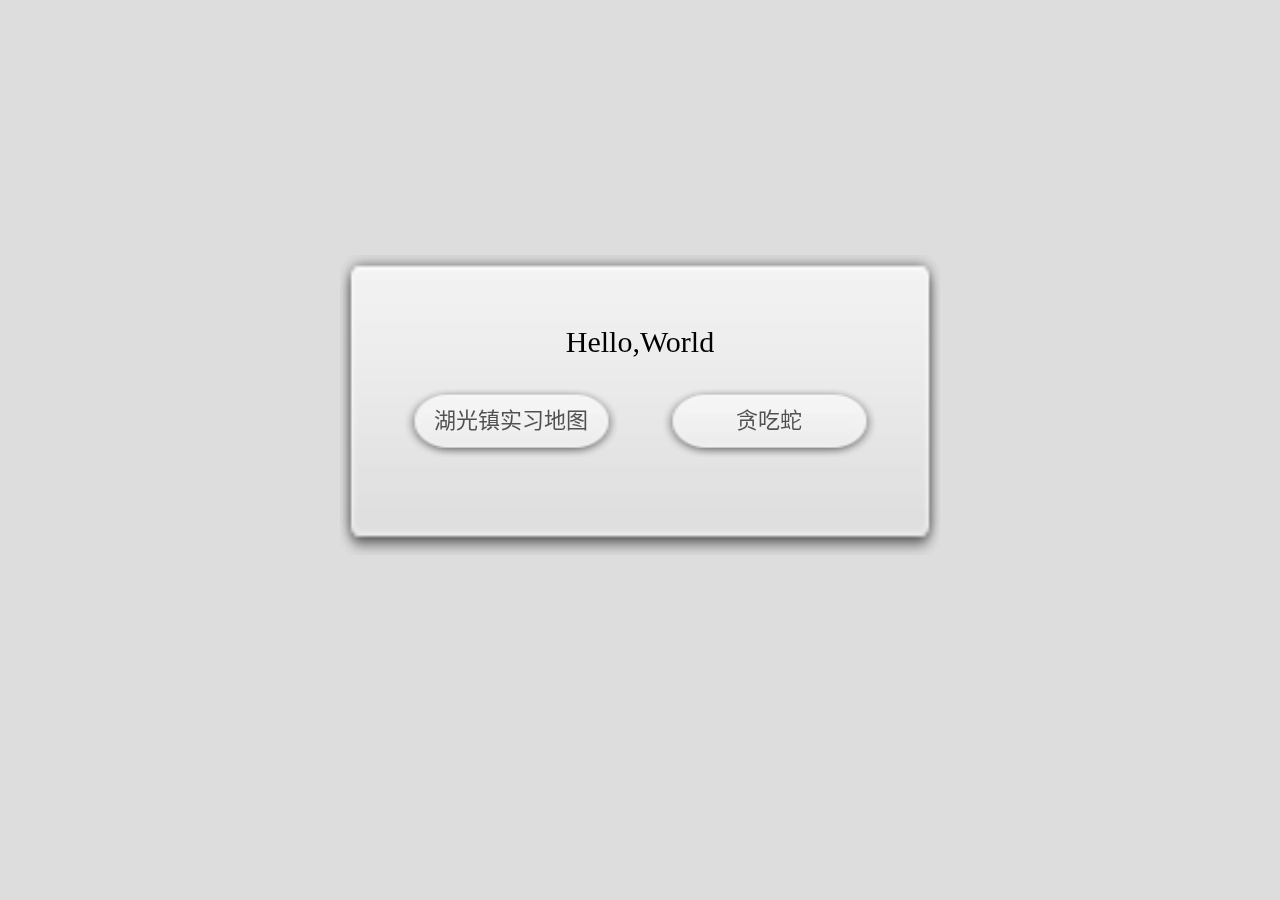
<file: index.html>
<!DOCTYPE html>
<html lang="zh-cn">
<head>
	<meta charset="utf-8">
	<link href="img/favicon.ico">
	<title>Hello,World</title>
	<style>
	body {
		padding: 0;
		margin: 0;
		background-color: #DDDDDD;
	}
	div {
		background-image: url('img/bg_toumingmosha.png');
		background-size: 100% 100%;
		background-position: center;
		background-repeat:no-repeat;
		position:fixed;
		top:45%;
		left:50%;
		width:600px;
		height:300px;
		text-align:center;
		margin:-150px 0 0 -300px;
		font-size:30px;
	}
	div label {
		display: block;
		margin: 70px 0 0 0;
	}
	div a {
		font-size:22px;
		display: inline-block;
		width: 250px;
		height: 80px;
		background-image: url('img/button_up_toumingmosha.png');
		background-size: 85% 85%;
		background-position: center;
		background-repeat:no-repeat;
		text-decoration:none; 
		color:#111;
		line-height: 75px;
		margin: -10px 0 0 0;
		opacity: 0.7;
	}
	div a:hover {
		background-image: url('img/button_down_toumingmosha.png');
		color: #eee;
	}
	</style>
</head>
<body　style="">
	<div>
		<label>Hello,World</label>
		<br>
		<a class="a1" href="huguangmap.html" target="_blank">湖光镇实习地图</a>
		<a class="a2" href="snake.html" target="_blank">贪吃蛇</a>
	</div>
</body>
</html>
</file>
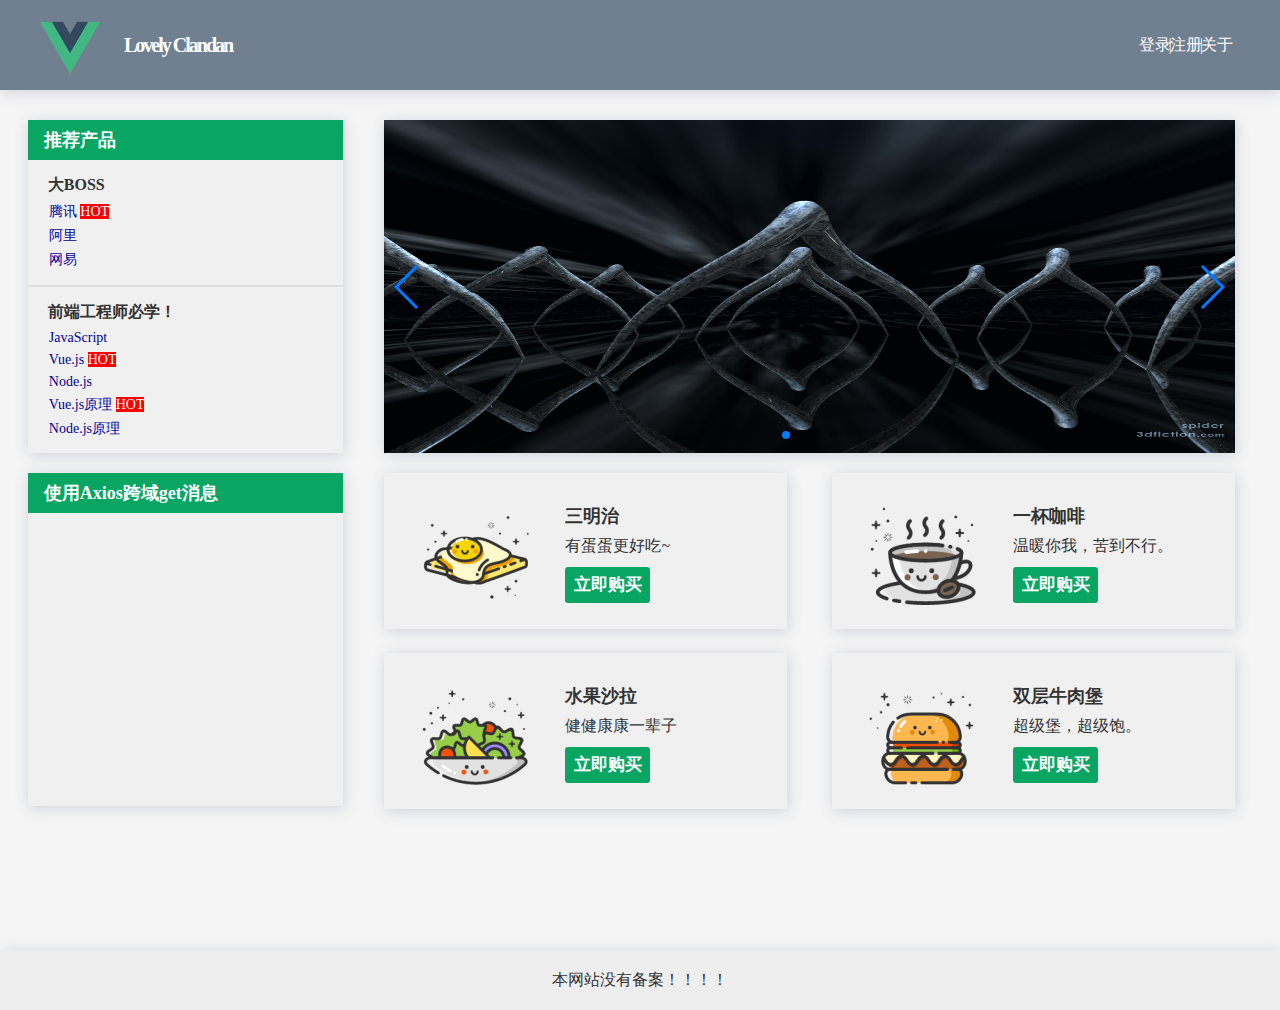
<file: vue-test/index.html>
<!DOCTYPE html><html><head><meta charset=utf-8><meta name=viewport content="width=device-width,initial-scale=1"><title>test_03</title><link href=./static/css/app.34e00209d02a9b0e713ba630cf9f9941.css rel=stylesheet></head><body><div id=app></div><script type=text/javascript src=./static/js/manifest.2ae2e69a05c33dfc65f8.js></script><script type=text/javascript src=./static/js/vendor.4e921d2f736f50e71afb.js></script><script type=text/javascript src=./static/js/app.99029b830ee0e47e57d6.js></script></body></html>
</file>
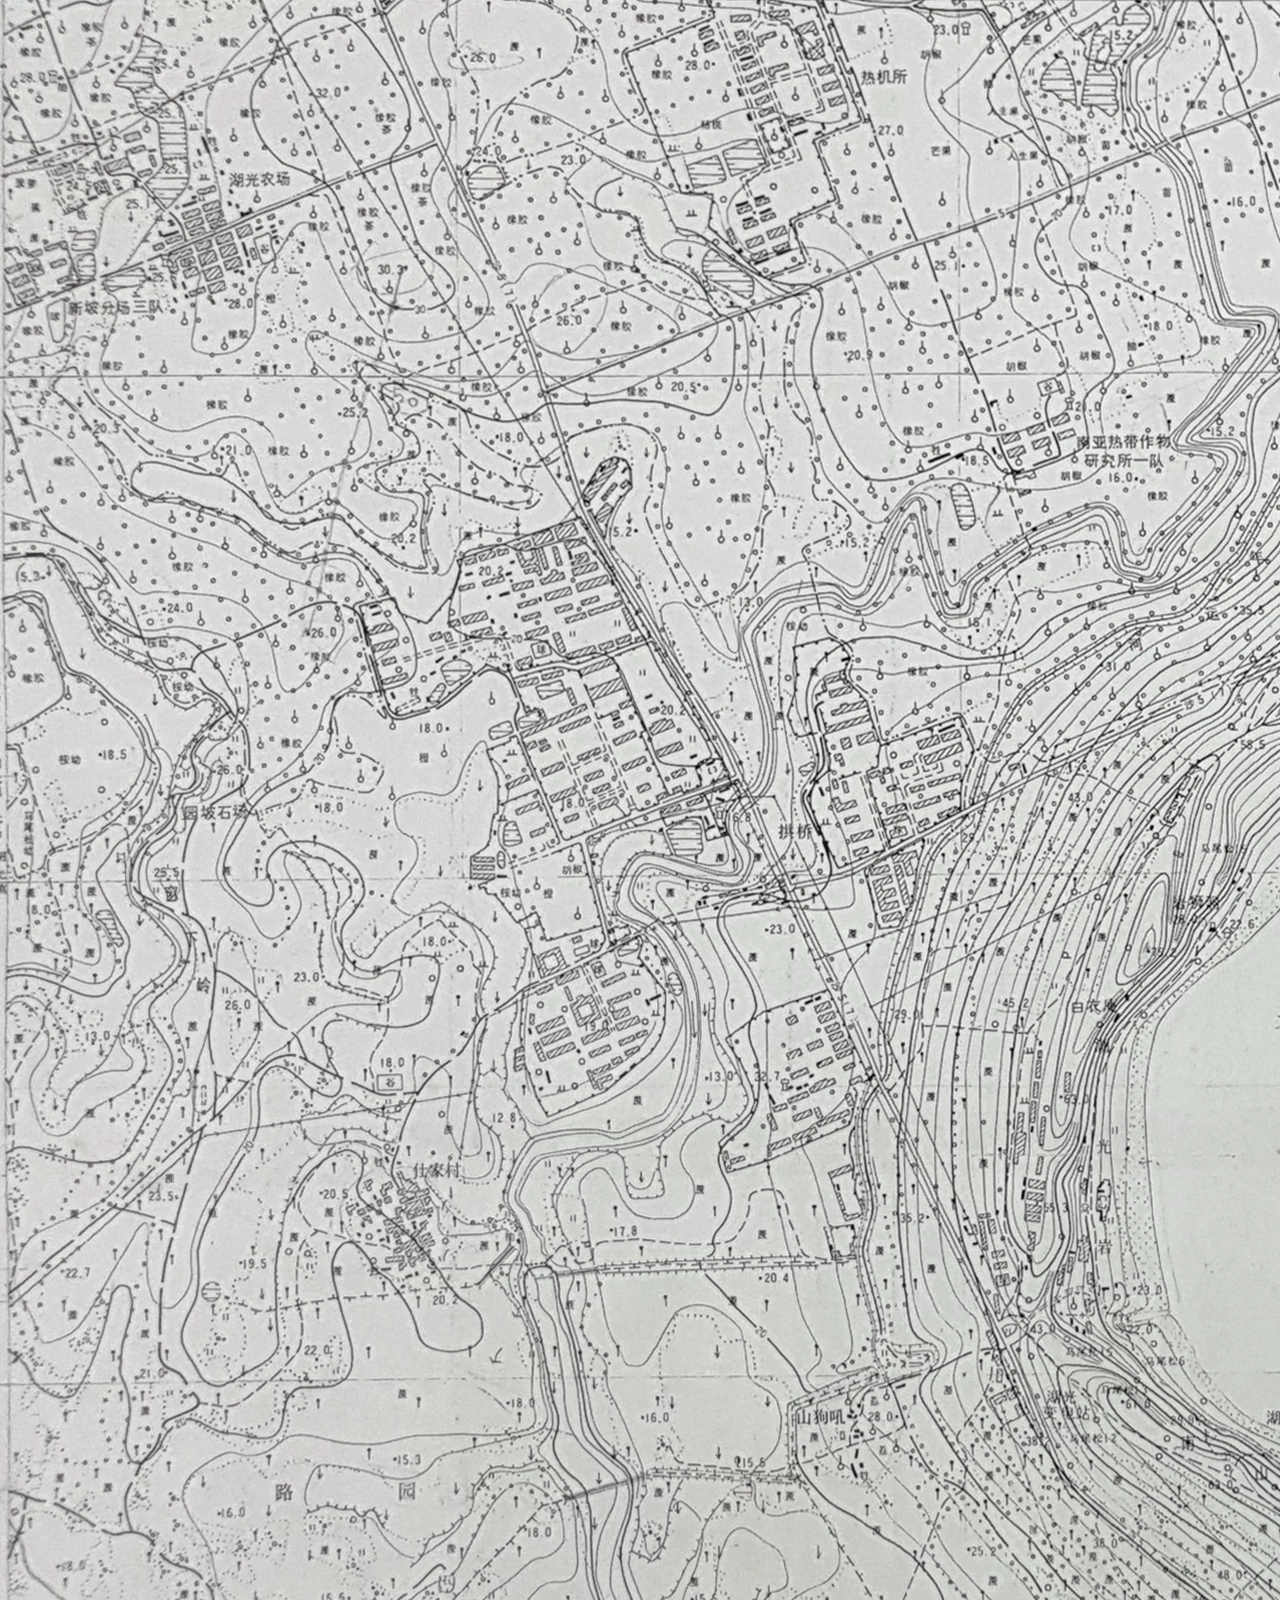
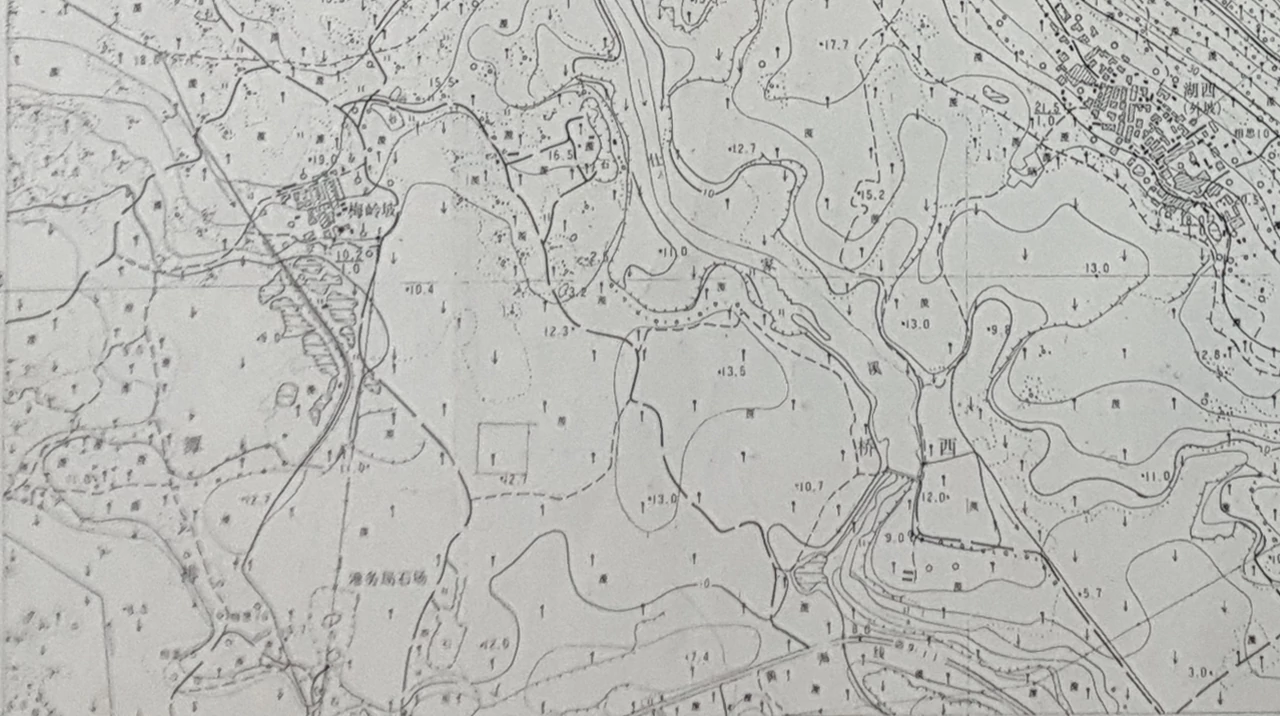
<file: huguangmap.html>
<!DOCTYPE html>
<html lang="zh-cn">
<head>
	<meta charset="utf-8">
	<link href="img/favicon.ico">
	<title>湖光镇</title>
	<style type="text/css">
		body {
			padding: 0;
			margin: 0;
			position: relative;
		}
		#map {
			width:3251px;height:2316px;
		}
		#coords {
			display: none;
			position: absolute;
			width: 188px;
			height: 52px;
			background-image: url(img/bg_toumingmosha.png);
			text-align: center;
			padding: 14px;
			font-size: 19px;
			text-shadow:2px 1px 4px #FFFFFF;
		}
		#cursor {
			display: none;
			position: absolute;
		}
		.btn {
			width: 264px;
			height: 108px;
			background-size: 264px 216px;
			background-image: url(img/map_btn.png);
			background-position: 0 0;
			position: absolute;
			top: 954px;
			left: 1363px;
			cursor : pointer;
		}
		.btn2 {
			display:none;
			background-position: 0 100%;
		}
	</style>
	<script src="js/jq.js"></script>
	<script>
		/*
		 * 左上: 110°15'00"  21°10'00"
		 * 右下: 110°18'45"  21°07'30"
		 * width:100% → 经度225"
		 * height:100% → 纬度150" 
		 */
		$(function(){
			function units_add_zero(num){	//对齐2位数，将0-9 前面加上0，变成00,01,02...09
				return (Math.round(num).toString().length == 1) ? ("0" + Math.round(num)) : Math.round(num);
			}
			$("#map").click(function(event){
				var click_top = event.offsetY;
				var click_left = event.offsetX;

				var top_allmiao = (click_top / $(this).height() * 150);
				var top_miao = Math.round(top_allmiao % 60);
				var top_fen = parseInt(top_allmiao /60);
				var last_N = "21°" + units_add_zero(10- ( (top_miao==0)?top_fen:(top_fen+1) ) ) + "\'" + units_add_zero(  60- (top_miao==0 ? 60 : top_miao )  ) + "\"";
				
				var left_allmiao = (click_left / $(this).width() * 225);
				var left_miao = Math.round(left_allmiao % 60);
				var left_fen = parseInt(left_allmiao /60);
				var last_E = "100°" + units_add_zero(15+left_fen) + "\'" + units_add_zero(left_miao) + "\"";

				$("#coords span").eq(0).html("东经："+last_E);
				$("#coords span").eq(1).html("北纬："+ "&nbsp;&nbsp;" + last_N);

				// 设置指针#cursor
				var cursor_tsf = "";
				var cursor_top = 0;
				var cursor_left = 0;
				if(click_top-40 >= 0){
					cursor_tsf = "rotate(0deg)";
					cursor_top = click_top-40;
					cursor_left = click_left-15;
				}else {
					cursor_tsf = "rotate(180deg)";
					cursor_top = click_top;
					cursor_left = click_left-15;
				};
				$("#cursor").css({
					display : "none",
					transform : cursor_tsf,
					top : cursor_top,
					left : cursor_left
				}).fadeIn();
				// 设置坐标信息#coords
				var coords_top = 0;
				var coords_left = 0;
				if(click_top + 80 > $(this).height()){
					coords_top = click_top - 80;
					console.log("top超过啦");
				}else { coords_top = click_top; };
				if(click_left + 216 > $(this).width()){
					coords_left = click_left - 216;
					console.log("left超过啦");
				}else { coords_left = click_left; };
				$("#coords").css({
					display : "none",
					top : coords_top,
					left : coords_left
				}).fadeIn();
			});
			$("#coords,#cursor").click(function(){
				$("#coords").fadeOut();
				$("#cursor").fadeOut();
			});
			$(".btn1").click(function(){
				$(".btn1").hide();
				$(".btn2").show();
				$("#map img").eq(1).show();
				$("#map img").eq(0).hide();
			});
			$(".btn2").click(function(){
				$(".btn1").show();
				$(".btn2").hide();
				$("#map img").eq(0).show();
				$("#map img").eq(1).hide();
			});
		});
	</script>
</head>
<body onselectstart="return false">
	<div id="map">
		<img src="img/huguang_map.webp"/>
		<img src="img/huguang_wxmap.webp" alt="" style="min-width:3251px;min-height:2316px;display:none">
	</div>
	<div id="coords"><span>经度: 110°15'00"</span><br><span>纬度: 110°18'45"</span></div>
	<div id="cursor">
		<img src="img/map_cursor.png" alt="" style="max-width:30px;max-height:40px;">
	</div>
	<div class="btn btn1"></div>
	<div class="btn btn2"></div>
</body>
</html>
</file>
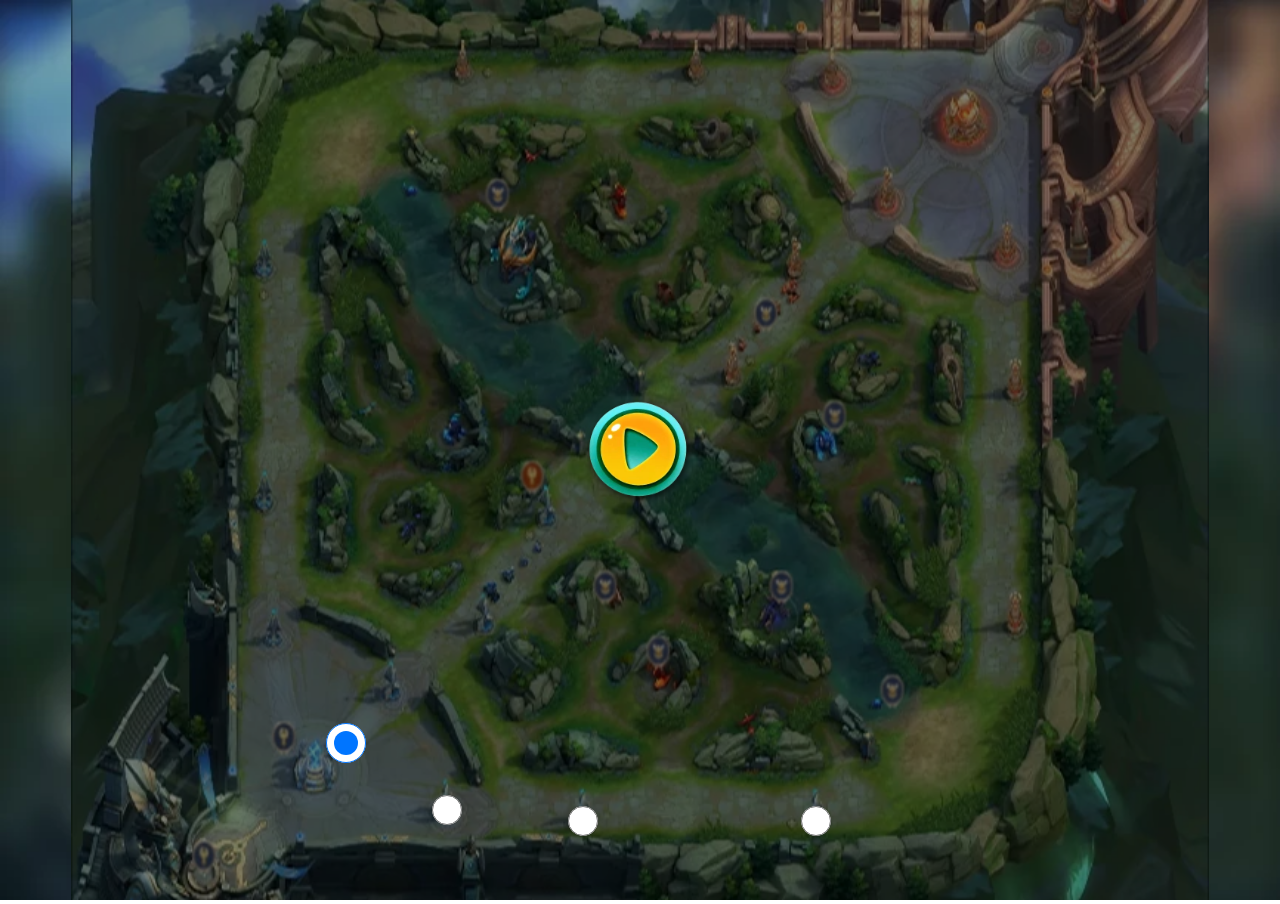
<file: pvpking.html>
<!DOCTYPE html>
<html lang="zh-cn">
<head>
	<meta charset="utf-8">
	<link href="img/favicon.ico">
	<title>王者荣耀兵线</title>
	<style>
		body {
			margin: 0;
			padding: 0;
			overflow : hidden;
		}
		#map {
			position : fixed;
			top : 50%;
			left : 50%;
			margin : -304px 0 0 -385px;
		}
		#map .map {
			position : relative;
		}
		#map .blue,#map .red{
			display: block;
			width: 16px;
			height: 16px;
			border-radius: 8px;
			background: blue;
			margin: -8px 0 0 -8px;
			position : absolute;
		}
		#map .red {
			background: red;
		}
		#map .count_num {
			text-shadow:2px 2px 5px #C2C2C2;
		}
		#map .count_num_blue {
			position : absolute;
			top: 490px;
			left : 215px;
		}
		#map .count_num_red {
			position : absolute;
			top: 95px;
			left : 530px;
		}
		#start {
			position : fixed;
			top : 50%;
			left : 50%;
			z-index : 98;
			background-color : rgba(0,0,0,0.5);
		}
		#start .start_button {
			width: 120px;
			height: 120px;
			position: fixed;
			top:50%;
			left: 50%;
			z-index : 99;
			color: #fff;
			cursor : pointer;
			margin: -60px 0 0 -60px;
		}
		#start span input {
			width: 30px;
			height: 30px;
			display: block;
			margin: -15px 0 0 -15px;
			position : absolute;
			cursor: pointer;
		}
		#start span input:checked {
			width: 40px;
			height: 40px;
			margin: -20px 0 0 -20px;
		}
	</style>
	<script src="js/jq.js"></script>
	<script>
		$(function(){

			//调试速度
			var multiple = 1;	//默认为1倍速度
			//地图大小
			var map = {width: 0,height: 0};
			map_size();
			//坐标计算
			var coorb = {//坐标比例%
				//出生点
				blue : {top: 0.8259 , left: 0.2416},
				red : {top: 0.1741 , left: 0.7584},
				//上路转折点
				up1 : {top : 0.7011 , left : 0.1909},
				up2 : {top : 0.2217 , left : 0.1948},
				up3 : {top : 0.1018 , left : 0.2805},
				up4 : {top : 0.0969 , left : 0.6727},
				//下路转折点
				down1 : {top : 0.8933 , left : 0.3403},
				down2 : {top : 0.8883 , left : 0.726},
				down3 : {top : 0.7849 , left : 0.8143},
				down4 : {top : 0.2841 , left : 0.8182},
				//倒计时
				count_num_blue : {top: 0.8046,left: 0.2792},
				count_num_red : {top: 0.1398,left: 0.6623},
				//蓝方防御塔
				line_1 : {top: 0.9003,left: 0.3304},
				line_2 : {top: 0.9127,left: 0.4498},
				line_3 : {top: 0.9127,left: 0.6544},
			};
			coorb_compute();//将比例计算成px
			//兵线数据
			var speed = Math.sqrt(Math.pow(coorb.blue.top - coorb.red.top,2) + Math.pow(coorb.blue.left - coorb.red.left,2),2)/36*multiple;//小兵36s到对方出生，算出速度，单位(px/s)。
			var time_lag = 33.28*1000/multiple;//小兵每33.28s出生
			var count = {num:0,gap:230};//倒计时

			//初始化
			$(".blue").css(coorb.blue).css("opacity",0);
			$(".red").css(coorb.red).css("opacity",0);
			$("#line_0").css(coorb.blue);
			$("#line_1").css(coorb.line_1);
			$("#line_2").css(coorb.line_2);
			$("#line_3").css(coorb.line_3);
			$(".count_num_blue").css(coorb.count_num_blue);
			$(".count_num_red").css(coorb.count_num_red);
			$(".start_button").hover(function(){
				this.src = "img/pvpking_start_active.webp";
			},function(){
				this.src = "img/pvpking_start.webp";
			});
			$(window).resize(function(){
				setTimeout(location.reload(false),500);
			});
			//执行
			$(".start_button").click(function(){
				var start_dalay = 0;
				var weizhi = $("input[name=weizhi]");
				for( var i=0;i<weizhi.length;i++){
					if(weizhi.get(i).checked == true){
						start_dalay = Math.round(weizhi.get(i).value/multiple*10000)/10000;
					}
				}
				setTimeout(function(){
					$(".blue").css("opacity",1);
					$(".red").css("opacity",1);
					count.num = time_lag/1000;
					start("up");
					start("center");
					start("down");
				},start_dalay*1000);
				$("#start").fadeOut();
				count.num = start_dalay;
				setInterval(function(){count_num()},count.gap);
			});
			//计算
			function map_size(){
				var winnerW = $(window).width();
				var winnerH = $(window).height();
				$(".bg").css("width",winnerW).css("height",winnerH);
				if(winnerW > winnerH){
					map.width = winnerH*(770/609);
					map.height = winnerH;
					map_set_size();
				}else {
					map.width = winnerW;
					map.height = winnerW*(609/770);
					map_set_size();
				}
			};
			function coorb_compute(){
				for ( var i in coorb) {
					coorb[i].top = coorb[i].top*map.height;
					coorb[i].left = coorb[i].left*map.width;
				}
			};
			function map_set_size() {
				$("#map").css({
					marginTop : -map.height/2,
					marginLeft : -map.width/2,
				});
				$("#map .map").css({
					width : map.width,
					height : map.height,
				});
				$("#start").css({
					width : map.width,
					height : map.height,
					marginTop : -map.height/2,
					marginLeft : -map.width/2,
				});
			};
			function count_num(){//倒计时
				$(".count_num").html(count.num + "s");
				count.num = Math.round(count.num*1000 - count.gap) /1000;
			};
			function timeE(a,b){//通过 距离 和 小兵的移速 计算所需的时间，单位(ms)。
				return Math.sqrt(Math.pow(a.top - b.top,2) + Math.pow(a.left - b.left,2),2)/(speed/1000);
			};
			//动画
			function start(direction) {//设置循环
				var num = 0;
				switch (direction) {
					case "up" : num=4;break;
					case "center" : num=2;break;
					case "down" : num=6;break;
				};
				blueRedE(num);
				setInterval(function(){blueRedE(num-1)},time_lag);
				setTimeout(function(){setInterval(function(){blueRedE(num)},time_lag);},time_lag);
			};
			function blueRedE(num){//动画1
				map_move(num,"blue");
				map_move(num,"red");
			};
			function map_move(num,color){//动画2
				var line = [];
				if(num <= 2) {
					if(color == "red"){ line = [coorb.red,coorb.blue] }else{ line = [coorb.blue,coorb.red]; if(num == 1 ){count.num = time_lag/1000;}};
					$("." + color + num).animate(line[1],timeE(line[0],line[1]),"linear").queue(function(){
						$("." + color + num).css(line[0]).stop(true,true);
					});
				}else {
					if(color == "blue" && (num ==3 || num == 4) ){ line = [coorb.blue,coorb.up1,coorb.up2,coorb.up3,coorb.up4,coorb.red] } else
					if(color == "red" && (num ==3 || num == 4) ){ line = [coorb.red,coorb.up4,coorb.up3,coorb.up2,coorb.up1,coorb.blue] } else
					if(color == "blue" && (num ==5 || num == 6) ){ line = [coorb.blue,coorb.down1,coorb.down2,coorb.down3,coorb.down4,coorb.red] } else
					if(color == "red" && (num ==5 || num == 6) ){ line = [coorb.red,coorb.down4,coorb.down3,coorb.down2,coorb.down1,coorb.blue] };
					$("." + color + num).animate(line[1],timeE(line[0],line[1]),"linear")
										.animate(line[2],timeE(line[1],line[2]),"linear")
										.animate(line[3],timeE(line[2],line[3]),"linear")
										.animate(line[4],timeE(line[3],line[4]),"linear")
										.animate(line[5],timeE(line[4],line[5]),"linear")
										.queue(function(){
											$("." + color + num).css(line[0]).stop(true,true);
										});
					};
			};

		});
	</script>
</head>
<body>
	<div id="bg"><img src="img/pvpking_bg.webp" alt="bg" class="bg"></div>
	<div id="map">
		<img src="img/pvpking_map.webp" alt="map" class="map">
		<!-- 中 -->
		<span class="blue blue1"></span>
		<span class="blue blue2"></span>
		<span class="red red1"></span>
		<span class="red red2"></span>
		<!-- 上 -->
		<span class="blue blue3"></span>
		<span class="blue blue4"></span>
		<span class="red red3"></span>
		<span class="red red4"></span>
		<!-- 下 -->
		<span class="blue blue5"></span>
		<span class="blue blue6"></span>
		<span class="red red5"></span>
		<span class="red red6"></span>
		<!-- 倒计时 -->
		<div class="count_num count_num_blue"></div>
		<div class="count_num count_num_red"></div>
	</div>
	<div style="width:99999px;height:99999px;background:url('img/pvpking_start_active.webp');position:fixed;top:0;left:0;opacity:0"></div>
	<div id="start">
		<span>
			<input name="weizhi" type="radio" id="line_0" value="0" checked><br>
			<input name="weizhi" type="radio" id="line_1" value="28.45"><br>
			<input name="weizhi" type="radio" id="line_2" value="22.24"><br>
			<input name="weizhi" type="radio" id="line_3" value="12.12"><br>
		</span>	
		<img class="start_button" src="img/pvpking_start.webp" alt="">
	</div>
</body>
</html>
</file>
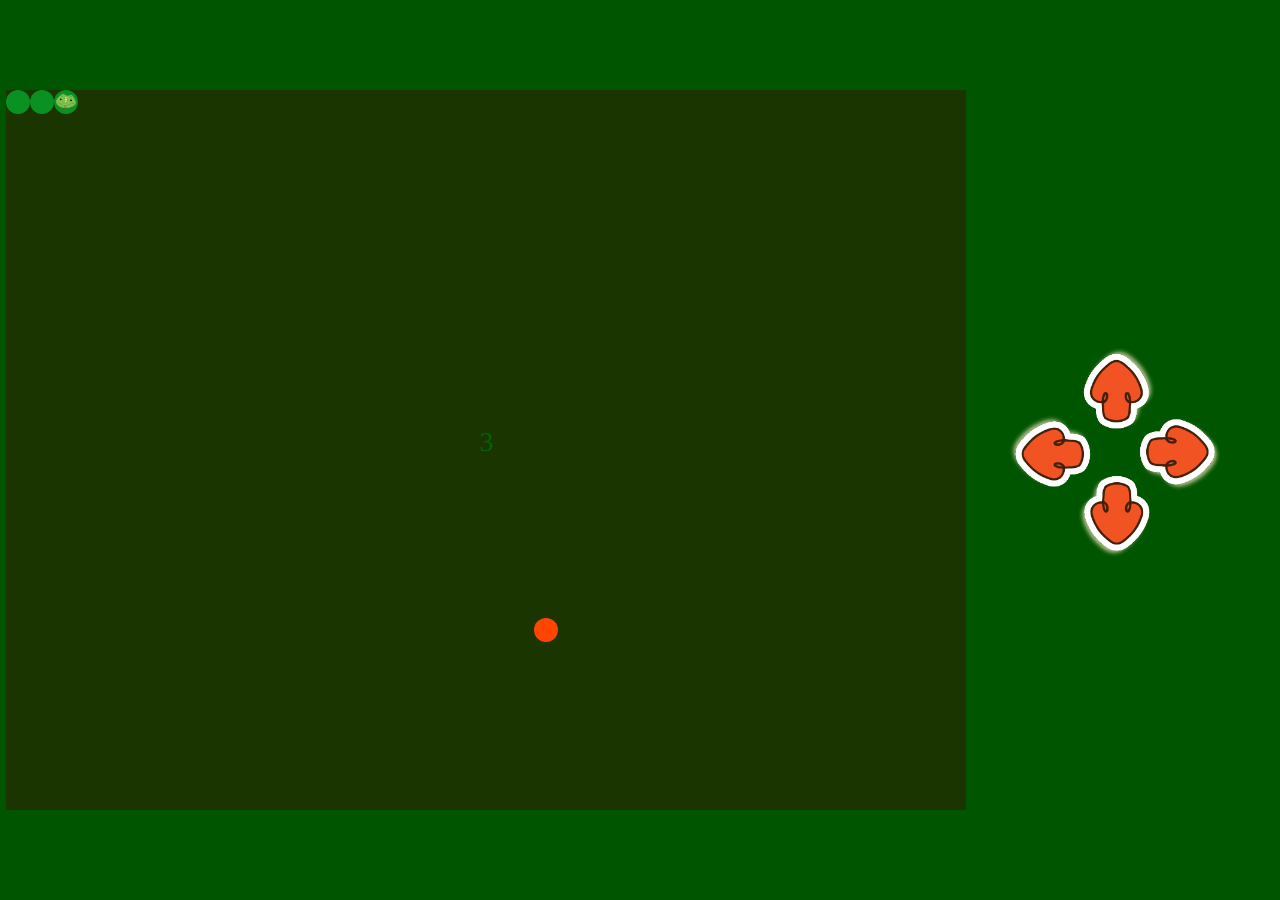
<file: snake.html>
<!DOCTYPE html>
<html lang="zh-cn">
<head>
	<meta charset="utf-8">
	<meta name="viewport" content="width=device-width, initial-scale=1.0, user-scalable=no">
	<link href="img/favicon.ico">
	<title>贪吃蛇</title>
	<style>
		body {
			padding: 0;
			margin: 0;
			background: #005500;
		}
		.center, .right {
			position :fixed;
		}
		#map {
			background: #1A3500;
			background-size:100%;
			position: relative;
		}
		#map .snake, #map .food {
			background: rgb(9,145,34);
			position: absolute;
			z-index: 3;
		}
		#map .snake0 {
			background: rgba(9,145,34,1) url("img/snake_header.webp");
			background-size: 100%;
		}
		#map .food {
			background: orangered;
		}
		#map .score {
			display:block;
			position: absolute;
			top: 50%;
			left : 50%;
			color: rgb(0,100,0);
			cursor: default;
			text-align:center;
		}
		#map .allscore {
			display:block;
			position: absolute;
			top: 50%;
			left : 50%;
			background: #58A955;
			overflow: auto;
			text-align : center;
			z-index: 5;
			display: none;
		}
		#map .allscore h1{
			margin: 20px 0 20px 0;
			padding: 0;
		}
		#map .allscore ul, #map .allscore li{
			margin: 0;
			padding: 0;
			list-style: none;
			font-size: 16px;
			margin: 0 0 10px 0;
		}
		#map .allscore li {
			display: inline-block;
		}
		#roulette {
			background: url("img/snake_roulette.png");
			background-size: 100%;
		}
		* {
			cursor : pointer;
		}
	</style>
	<script src="js/jq.js" type="text/javascript" charset="utf-8"></script>
	<script>
		$(function(){
			function Snake() {
				var _this = this;
				_this.h = 30;	//地图的高度height和宽度wide。
				_this.w = 40;
				_this.style_copy = $("style").html();	//copy原style
				_this.score_target = $("#map .score");	//修改特定class元素的html记录分数。
				_this.allscore_flag = false;	//分数记录是否显示
				_this.resize = null;	//礼貌性的写一个。设置窗口resize事件延迟。
				_this.cookie_name = "llh_snake";
				_this.data_cookie = getCookie(_this.cookie_name);
				_this.data_timestamp = 0; //礼貌性的写一个。记录游戏开始的时间戳。
				_this.map_init = function(){	//地图、轮盘、蛇重新初始化
					_this.inW = $(window).width();
					_this.inH = $(window).height();
					_this.shuping_flag = _this.inW<_this.inH ? true : false;//是否竖屏，竖屏的话，将内容横向。
					_this.map_x = _this.shuping_flag ? _this.h : _this.w;
					_this.map_y = _this.shuping_flag ? _this.w : _this.h;
					_this.grid = _this.shuping_flag ? //高为短边，宽为长边。如果高过窄，则格子依高/20。
						(parseInt(_this.inH*0.76/_this.w)*_this.h > _this.inW ? parseInt(_this.inW/_this.h) : parseInt(_this.inH*0.76/_this.w)) : 
						(parseInt(_this.inW*0.76/_this.w)*_this.h > _this.inH ? parseInt(_this.inH/_this.h) : parseInt(_this.inW*0.76/_this.w));
					//对要生成的节点，直接设置其Style，比每次创建节点后再设置其css效率更高
					$("style").html(`
						${_this.style_copy}
						#map .snake,#map .food{
							width: ${_this.grid}px;
							height: ${_this.grid}px;
							border-radius: ${_this.grid/2}px;
						}
						#map .allscore li{
							width: ${parseInt(_this.grid*10)}px;
							height: ${parseInt(_this.grid*1.3)}px;
							font-size: ${parseInt(_this.grid*1)}px;
							line-height: ${parseInt(_this.grid*1.3)}px;
						}
					`);
					$(".center").css({
						left : _this.shuping_flag ? "50%": "38%",
						top : _this.shuping_flag ? "38%": "50%"
					});
					$(".right").css({
						left : _this.shuping_flag ? "50%": "87%",
						top : _this.shuping_flag ? "87%": "50%"
					});
					$("#map").css({
						width : _this.shuping_flag ? _this.grid*_this.h: _this.grid*_this.w,
						height : _this.shuping_flag ? _this.grid*_this.w: _this.grid*_this.h,
						marginTop: _this.shuping_flag ? -_this.grid*_this.w/2: -_this.grid*_this.h/2,
						marginLeft: _this.shuping_flag ? -_this.grid*_this.h/2: -_this.grid*_this.w/2
					});
					$("#map .score").css({
						transform: _this.shuping_flag ? "rotate(90deg)": "",
						width: parseInt(_this.grid*3.7),
						height: parseInt(_this.grid*1.7),
						fontSize : parseInt(_this.grid*1.2),
						marginTop: -parseInt(_this.grid*2)/2,
						marginLeft: -parseInt(_this.grid*3.7)/2,
					});
					$("#map .allscore").css({
						width: parseInt(_this.grid*24),
						height: parseInt(_this.grid*14),
						marginTop: -parseInt(_this.grid*14)/2,
						marginLeft: -parseInt(_this.grid*24)/2,
						transform:  _this.shuping_flag ? "rotate(90deg)": ""
					});
					$("#map .allscore h1").css({
						fontSize : parseInt(_this.grid*1.8),
					});
					$("#map .allscore ul").css({
						marginLeft: parseInt(_this.grid*0.5),
					});
					$("#roulette").css({
						width: parseInt(_this.grid*8.88),
						height: parseInt(_this.grid*8.88),
						marginTop: - parseInt(_this.grid*8.88/2),
						marginLeft: - parseInt(_this.grid*8.88/2),
					});
					_this.original();
				};
				_this.original = function() {	//设定初始值;
					_this.body = _this.shuping_flag ? [{x:_this.h-1,y:2},{x:_this.h-1,y:1},{x:_this.h-1,y:0}] : [{x:2,y:0},{x:1,y:0},{x:0,y:0}];
					_this.direction_pre = _this.shuping_flag ? "down" : "right";	//记录上一次移动
					_this.direction = _this.shuping_flag ? "down" : "right";	//记录上一次移动
					clearInterval(_this.timer);
					_this.timer = null;		//循环的名称
					_this.data_timestamp = 0;	//记录游戏开始时间
					_this.start_flag = false; //蛇是否运动中
					_this.speed = 300;		//蛇是运动的时间间隔
					_this.score_num = 3;	//记录分数
					_this.gameover = "别走神，再来一波~";//游戏结束提示语
					_this.display();//通过_this.body坐标刷新蛇
					_this.food();//随机坐标生成食物
					_this.score(_this.score_num);//分数同步到页面
				};
				_this.score = function (num) {	//计算分数，若传值则设置页面为该值。若无参数，则_this.score_num+1，并设置页面。
					if(arguments.length > 0){
						_this.score_target.html(num);
					}else {
						_this.score_target.html(++_this.score_num);
						_this.speed = Math.round(472.78*1/ Math.pow(parseInt(_this.score_target.html()),0.516));//蛇的速度：刷新间隔递减函数
						switch (parseInt(_this.score_target.html())) {
							case 5: _this.upgrade("还没开始你就结束了？");break;
							case 8: _this.upgrade("相信自己，你可以更持久的~");break;
							case 13: _this.upgrade("相信自己，你可以更持久的~");break;
							case 40: _this.upgrade("定个小目标，先及格(60)！");break;
							case 60: _this.upgrade("加油~~~~你已经很牛x了！");break;
							case 80: _this.upgrade("还是人吗？？？");break;
							case 100: _this.upgrade("强无敌，突破人类极限！");break;
							case 135: _this.upgrade("快不快？");break;
							case 150: _this.upgrade("蛇太长？");break;
							case 155: _this.upgrade("蛇太长？");break;
							case 165: _this.upgrade("蛇太长？");break;
						};
					}
				};
				_this.upgrade = function (content) {	//提升难度(提高speed)，以及更新gameover提示语。
					_this.gameover = content;
					clearInterval(_this.timer);
					_this.timer = setInterval(function(){_this.run()},_this.speed);
				};
				_this.display = function() {		//根据_this.body创建蛇。
					$("#map .snake").remove();
					for(var i=0;i<_this.body.length;i++){	
						if(_this.body[i].x != null) {
							var node = "<div class='snake snake" + i +"'><div>";
							$(node).appendTo($("#map"));
							$("#map .snake" + i).css({
								top: _this.body[i].y * _this.grid,
								left: _this.body[i].x * _this.grid,
							});
						}
					};
				};
				_this.food = function () {	//随机生成食物
					$("<div class='food'><div>").appendTo($("#map"));
					_this.foodx = Math.floor(Math.random()*_this.map_x);
					_this.foody = Math.floor(Math.random()*_this.map_y);
					for (var i=0;i<_this.body.length;i++){	//避免重复，重复就重新随机一个食物。
						if(  (_this.foodx == _this.body[i].x) && (_this.foody == _this.body[i].y) && (_this.body.length < _this.map_x*_this.map_y-1) ) {
							return arguments.callee();
						}
					}
					$("#map .food").css({
						top: _this.foody * _this.grid,
						left: _this.foodx * _this.grid
					});
				};
				_this.run = function () {	//运动，每次运动都是修改坐标再重新生成蛇。
					if(_this.data_timestamp == 0){
						_this.data_timestamp = new Date().getTime();
					}
					for(var i=_this.body.length-1;i>0;i--){	//蛇的上一节身体到下一节身体的位置（蛇头另外处理）。
						_this.body[i].x = _this.body[i-1].x;
						_this.body[i].y = _this.body[i-1].y;
					};
					switch(_this.direction) {	//蛇头移动
						case "right": _this.body[0].x +=1;break;
						case "left" : _this.body[0].x -=1;break;
						case "up": _this.body[0].y -=1;break;
						case "down" : _this.body[0].y +=1;break;
					};
					_this.direction_pre = _this.direction;	// direction_pre记录 每次头部根据snake.direction运动方向。
					//出界
					if(_this.body[0].x > _this.map_x-1 || _this.body[0].x < 0 || _this.body[0].y > _this.map_y-1 || _this.body[0].y < 0 ){
						_this.end();
					}
					//吃到自己 
					for (var j=4;j<_this.body.length;j++){
						if(  (_this.body[0].x == _this.body[j].x) && (_this.body[0].y == _this.body[j].y)  ) {
							_this.end();
						}
					}
					//吃到食物
					if(_this.body[0].x == _this.foodx && _this.body[0].y == _this.foody){
						_this.body.push({x:null,y:null});
						$("#map .food").remove();
						_this.food();
						_this.score();
					}
					_this.display();
				};
				_this.snake_dir = function(dir){	//判定方向
					if(_this.start_flag){
						switch (dir) {		//按键方向与上次一蛇头运动方向对比（不能与本身的对比，不然按得快就gg）。
							case "left" : 
								if(_this.direction_pre != "right"){
									_this.direction = "left";
								};break;
							case "up" : 
								if(_this.direction_pre != "down"){
									_this.direction = "up";
								};break;
							case "right" : 
								if(_this.direction_pre != "left"){
									_this.direction = "right";
								};break;
							case "down" : 
								if(_this.direction_pre != "up"){
									_this.direction = "down";
								};break;
						};
					};
				};
				_this.startOrpause = function(){	//开始或暂停
					if(!_this.start_flag){
						_this.start_flag = true;
						_this.timer = setInterval(function(){_this.run()},_this.speed);
					}else {
						_this.start_flag = false;
						clearInterval(_this.timer);
					}
				};
				_this.end = function(){
					alert("游戏结束，您获得" +_this.score_num+"分，\n"+_this.gameover);
					if(_this.data_cookie.split("&").length <= 30){
						_this.data_cookie = _this.data_cookie + _this.data_timestamp + "-" + _this.score_num + "&";
					}else {
						_this.data_cookie = _this.data_cookie.substring(_this.data_cookie.indexOf("&") +1) + _this.data_timestamp + "-" + _this.score_num + "&";
					};
						setCookie(_this.cookie_name,_this.data_cookie,7);
					_this.original();
				};
				_this.loadCookie = function(){
					if(_this.data_cookie != ""){
						var arr_temp = _this.data_cookie.split("&");
						arr_temp.length = arr_temp.length-1;
						if(arr_temp.length == 30){
							$("#map .allscore ul").html("");
						};
						for(let i=$("#map .allscore ul li").size()/2;i<arr_temp.length;i++){
							let time_obj = new Date(parseInt(arr_temp[i].substring(0,13)));// 13位"-"的引索，timestamp为13位(包括毫秒)。
							let time_cn  = units_add_zero(time_obj.getMonth()) + "月" + units_add_zero(time_obj.getDate()) + "日 " + units_add_zero(time_obj.getHours()) + ":" + units_add_zero(time_obj.getMinutes()) + ":" + units_add_zero(time_obj.getSeconds());
							let score = arr_temp[i].substring(13+1);
							$("#map .allscore ul").html($("#map .allscore ul").html() + "<li class='a_s'>" + time_cn + "</li><li class='a_s'><strong class='a_s'>" + score + "分</strong></li>");
						};
					};
				};
			};
			var snake = new Snake();
			snake.map_init();
			// setCookie(_this.cookie_name,"",-1);
			$(document).keydown(function(e){
				switch (e.keyCode) {
					case 37 : 
						snake.snake_dir("left");break;
					case 38 : 
						snake.snake_dir("up");break;
					case 39 : 
						snake.snake_dir("right");break;
					case 40 : 
						snake.snake_dir("down");break;
					case 32 :
						snake.startOrpause();break;
				};
			}).click(function(e){
				if(!snake.allscore_flag){
					var roulette_center = {x:snake.inW*parseInt($(".right").get(0).style.left)/100,y:snake.inH*parseInt($(".right").get(0).style.top)/100};
					var click_point = {x:e.clientX,y:e.clientY};
					if(tow_points(roulette_center,click_point,"s")<$("#roulette").width()*1.5/2){//轮盘，提高1.5倍距离，增加用户体验。
						snake.snake_dir(tow_points(roulette_center,click_point));
					}else {	//外边
						snake.startOrpause();
					}
					roulette_center = null;
					click_point = null;
				}else if(e.target.className.indexOf("a_s") == -1){
					$("#map .allscore").fadeOut();
					snake.allscore_flag = false;
				}
			});
			$("#map .score").click(function(e){
				e.stopPropagation();
				if(snake.start_flag){
					snake.startOrpause();
				}
				snake.allscore_flag = true;
				$("#map .allscore").fadeIn();
				snake.loadCookie();
			});
			$(window).resize(function(){
				clearTimeout(snake.resize);
				snake.resize = setTimeout(function(){
					snake.map_init();	//地图、轮盘、蛇重新初始化
				},300);
			});
			function tow_points(start,end) {	//计算{x:_,y:_}两点的方向或距离
				if(arguments.length > 2){
					return Math.sqrt(Math.pow(start.y - end.y,2) + Math.pow(start.x - end.x,2),2)
				}
				var k = (start.y-end.y)/(start.x-end.x);
				if(k>1 || k<-1){
					return end.y - start.y > 0 ? "down" : "up";
				}else if(k<1 && k>-1) {
					return end.x - start.x > 0 ? "right" : "left";
				}
			};
			function units_add_zero(num){	//对齐2位数，将0-9 前面加上0，变成00,01,02...09
				return (Math.round(num).toString().length == 1) ? ("0" + Math.round(num)) : Math.round(num);
			}
			// 设置cookie
			function setCookie(cname, cvalue, exdays) {
				var d = new Date();
				d.setTime(d.getTime() + (exdays * 24 * 60 * 60 * 1000));
				var expires = "expires=" + d.toUTCString();
				document.cookie = cname + "=" + cvalue + "; " + expires+"; path=/"   //这个很重要代表在那个层级下可以访问cookie
			}
			// 获取cookie
			function getCookie(cname) {
				var name = cname + "=";
				var ca = document.cookie.split(';');
				for(var i = 0; i < ca.length; i++) {
					var c = ca[i];
					while(c.charAt(0) == ' ') c = c.substring(1);
					if(c.indexOf(name) != -1) return c.substring(name.length, c.length);
				}
				return "";
			}
			// 删除 cookie
			function clearCookie(name) {
				setCookie(name, "", -1);
			}
		});
	</script>
</head>
<body>
	<div class="center">
		<div id="map">
			<span class="score"></span>
			<span class="allscore a_s">
				<h1 class="a_s">您的得分</h1>
				<ul class="a_s">
				</ul>
			</span>
		</div>
	</div>
	<div class="right">
		<div id="roulette"></div>
	</div>
</body>
</html>
</file>
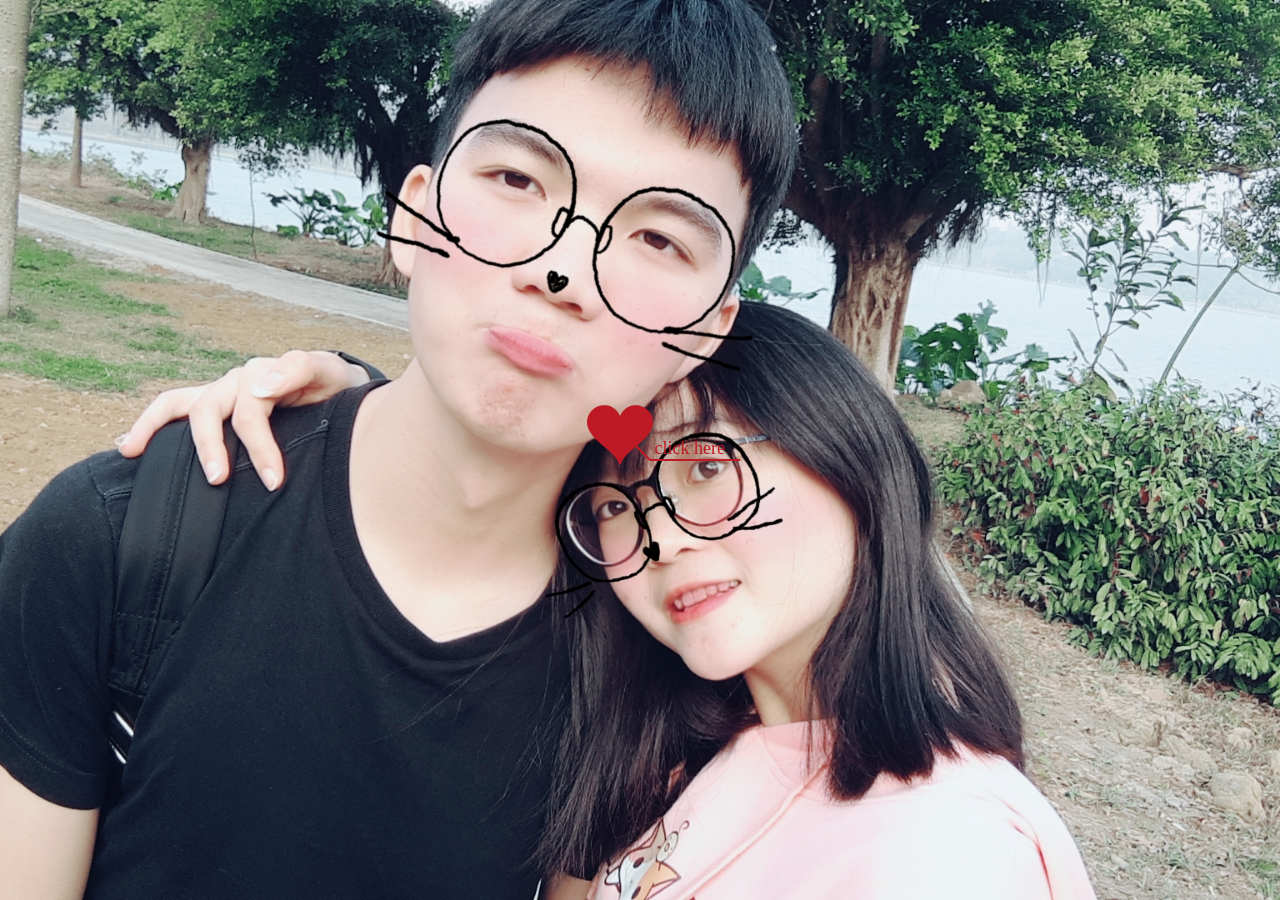
<file: dd/love.htm>
<!DOCTYPE html PUBLIC "-//W3C//DTD XHTML 1.0 Strict//EN" "http://www.w3.org/TR/xhtml1/DTD/xhtml1-strict.dtd">
<!-- saved from url=(0052)http://oeasy.org/love/?from=message&isappinstalled=0 -->
<html xml:lang="en" xmlns="http://www.w3.org/1999/xhtml">

<head>
	<meta http-equiv="Content-Type" content="text/html; charset=UTF-8">
	<meta name="viewport" content="width=device-width, initial-scale=0.3,minmum-scale=1,maxmum-scale=1,user-scalable=no">
	<title>利豪和蛋蛋</title>
	<link type="text/css" rel="stylesheet" href="./Our Story of &amp; love_files/default.css">
	<script type="text/javascript" src="./Our Story of &amp; love_files/jquery.js"></script>
	<script type="text/javascript" src="./Our Story of &amp; love_files/jscex.js"></script>
	<script type="text/javascript" src="./Our Story of &amp; love_files/jscex-parser.js"></script>
	<script type="text/javascript" src="./Our Story of &amp; love_files/jscex-jit.js"></script>
	<script type="text/javascript" src="./Our Story of &amp; love_files/jscex-builderbase.js"></script>
	<script type="text/javascript" src="./Our Story of &amp; love_files/jscex-async.js"></script>
	<script type="text/javascript" src="./Our Story of &amp; love_files/jscex-async-powerpack.js"></script>
	<script type="text/javascript" src="./Our Story of &amp; love_files/functions.js" charset="utf-8"></script>
	<script type="text/javascript" src="./Our Story of &amp; love_files/love.min.js" charset="utf-8"></script>
	<style type="text/css">
		< !-- .STYLE1 {
			color: #666666;
			font-size: 16px;
		}

		-->
	</style>
</head>

<body ryt14727="1">
	<audio autoplay="autopaly">
		<source src="http://sc1.111ttt.cn:8282/2017/1/11m/11/304112002347.m4a?tflag=1519095601&pin=6cd414115fdb9a950d827487b16b5f97#.mp3">
	</audio>
	<div id="main">
		<div id="error">
			本页面采用HTML5编辑，目前您的浏览器无法显示，请换成谷歌(<a href="http://www.google.cn/chrome/intl/zh-CN/landing_chrome.html?hl=zh-CN&amp;brand=CHMI">Chrome</a>)或者火狐(<a
			 href="http://firefox.com.cn/download/">Firefox</a>)浏览器，或者其他游览器的最新版本。
		</div>
		<div id="wrap">
			<div id="text">
				<div id="code">
					<span class="say"> 一生所爱~</span><br>
					<!-- <span class="say"> </span><br> -->
					<span class="say"> For LiHao &amp; Clandan </span><br>
					<span class="say"> </span><br>
					<span class="say"> 还记得我们相识的时候吗, 或许是缘分，或许是注定的。</span><br>
					<!-- <span class="say"> </span><br> -->
					<span class="say"> 三年,就像一场梦一样,有开心,也有吵闹。</span><br>
					<!-- <span class="say"> </span><br> -->
					<span class="say"> 我做过许多傻事，也犯过许多错误。但我们依然彼此依赖，彼此关心，彼此温暖。</span><br>
					<!-- <span class="say"> </span><br> -->
					<span class="say"> 谢谢你这么包容我，喜欢我，爱我。。。</span><br>
					<!-- <span class="say"> </span><br> -->
					<span class="say"> 有蛋蛋兮，见之不忘，一日不见兮，思之如狂。</span><br>
					<!-- <span class="say"> </span><br> -->
					<span class="say">
						<!-- 我想要和你在一起真实的感受生命，和你生活在一起,未来我一定娶你！ --></span><br>
					<!-- <span class="say"> </span><br> -->
					<span class="say"> ..未来属于我们，一定..</span><br>
					<span class="say"> </span><br>
					<span class="say"><span class="space"></span>Clandan 与 LiHao</span>
				</div>
			</div>
			<div id="clock-box">
				<span class="STYLE1 upspan">今天是</span>
				<span class="upspan">Clandan</span>
				<span class="STYLE1 upspan">与</span>
				<span class="upspan">LiHao</span>
				<span class="STYLE1 upspan">在一起的</span>
				<div id="clock" class="downspan"></div>
			</div>
			<canvas id="canvas" width="1100" height="680" class="" onclick="danchuE()"></canvas>
		</div>
		<div id="bg1"></div>
		<div id="bg2"></div>
		<script>
			(function () {
				if (window.innerWidth < window.innerHeight) {
					$("#main").css({
						"top": "43%"
					})
				};
			})();

			function danchuE() { //bg1淡出特效。
				$("#bg1").fadeOut(2000);
			}
			(function () {
				var canvas = $('#canvas');

				if (!canvas[0].getContext) {
					$("#error").show();
					return false;
				}

				var width = canvas.width();
				var height = canvas.height();

				canvas.attr("width", width);
				canvas.attr("height", height);

				var opts = {
					seed: {
						x: width / 2 - 20,
						color: "rgb(190, 26, 37)",
						scale: 2
					},
					branch: [
						[535, 680, 570, 250, 500, 200, 30, 100, [
							[540, 500, 455, 417, 340, 400, 13, 100, [
								[450, 435, 434, 430, 394, 395, 2, 40]
							]],
							[550, 445, 600, 356, 680, 345, 12, 100, [
								[578, 400, 648, 409, 661, 426, 3, 80]
							]],
							[539, 281, 537, 248, 534, 217, 3, 40],
							[546, 397, 413, 247, 328, 244, 9, 80, [
								[427, 286, 383, 253, 371, 205, 2, 40],
								[498, 345, 435, 315, 395, 330, 4, 60]
							]],
							[546, 357, 608, 252, 678, 221, 6, 100, [
								[590, 293, 646, 277, 648, 271, 2, 80]
							]]
						]]
					],
					bloom: {
						num: 700,
						width: 1080,
						height: 650,
					},
					footer: {
						width: 1200,
						height: 5,
						speed: 10,
					}
				}

				var tree = new Tree(canvas[0], width, height, opts);
				var seed = tree.seed;
				var foot = tree.footer;
				var hold = 1;

				canvas.click(
					function (e) {
						var offset = canvas.offset(),
							x, y;
						x = e.pageX - offset.left;
						y = e.pageY - offset.top;
						if (seed.hover(x, y)) {
							hold = 0;
							canvas.unbind("click");
							canvas.unbind("mousemove");
							canvas.removeClass('hand');
						}
					}).mousemove(function (e) {
					var offset = canvas.offset(),
						x, y;
					x = e.pageX - offset.left;
					y = e.pageY - offset.top;
					canvas.toggleClass('hand', seed.hover(x, y));
				});

				var seedAnimate = eval(Jscex.compile("async", function () {
					seed.draw();
					while (hold) {
						$await(Jscex.Async.sleep(10));
					}
					while (seed.canScale()) {
						seed.scale(0.95);
						$await(Jscex.Async.sleep(10));
					}
					while (seed.canMove()) {
						seed.move(0, 2);
						foot.draw();
						$await(Jscex.Async.sleep(10));
					}
				}));

				var growAnimate = eval(Jscex.compile("async", function () {
					do {
						danchuE();
						tree.grow();
						$await(Jscex.Async.sleep(10));
					} while (tree.canGrow());
				}));

				var flowAnimate = eval(Jscex.compile("async", function () {
					do {
						tree.flower(2);
						$await(Jscex.Async.sleep(10));
					} while (tree.canFlower());
				}));

				var moveAnimate = eval(Jscex.compile("async", function () {
					tree.snapshot("p1", 240, 0, 610, 680);
					while (tree.move("p1", 500, 0)) {
						foot.draw();
						$await(Jscex.Async.sleep(10));
					}
					foot.draw();
					tree.snapshot("p2", 500, 0, 610, 680);

					// 会有闪烁不得意这样做, (＞﹏＜)
					canvas.parent().css("background", "url(" + tree.toDataURL('image/png') + ")");
					canvas.css("background", "#rgba(0,0,0,0)");
					$await(Jscex.Async.sleep(300));
					canvas.css("background", "none");
				}));

				var jumpAnimate = eval(Jscex.compile("async", function () {
					var ctx = tree.ctx;
					while (true) {
						tree.ctx.clearRect(0, 0, width, height);
						tree.jump();
						foot.draw();
						$await(Jscex.Async.sleep(25));
					}
				}));

				var textAnimate = eval(Jscex.compile("async", function () {
					var together = new Date();
					together.setFullYear(2015, 9, 23); //时间年月日
					// together.setHours(0);						//小时	
					// together.setMinutes(0);					//分钟
					// together.setSeconds(0);					//秒前一位
					// together.setMilliseconds(0);				//秒第二位

					$("#code").show().typewriter();
					$("#clock-box").fadeIn(500);
					while (true) {
						timeElapse(together);
						$await(Jscex.Async.sleep(1000));
					}
				}));

				var runAsync = eval(Jscex.compile("async", function () {
					$await(seedAnimate());
					$await(growAnimate());
					$await(flowAnimate());
					$await(moveAnimate());

					textAnimate().start();

					$await(jumpAnimate());
				}));

				runAsync().start();
			})();
		</script>
</body>
</file>
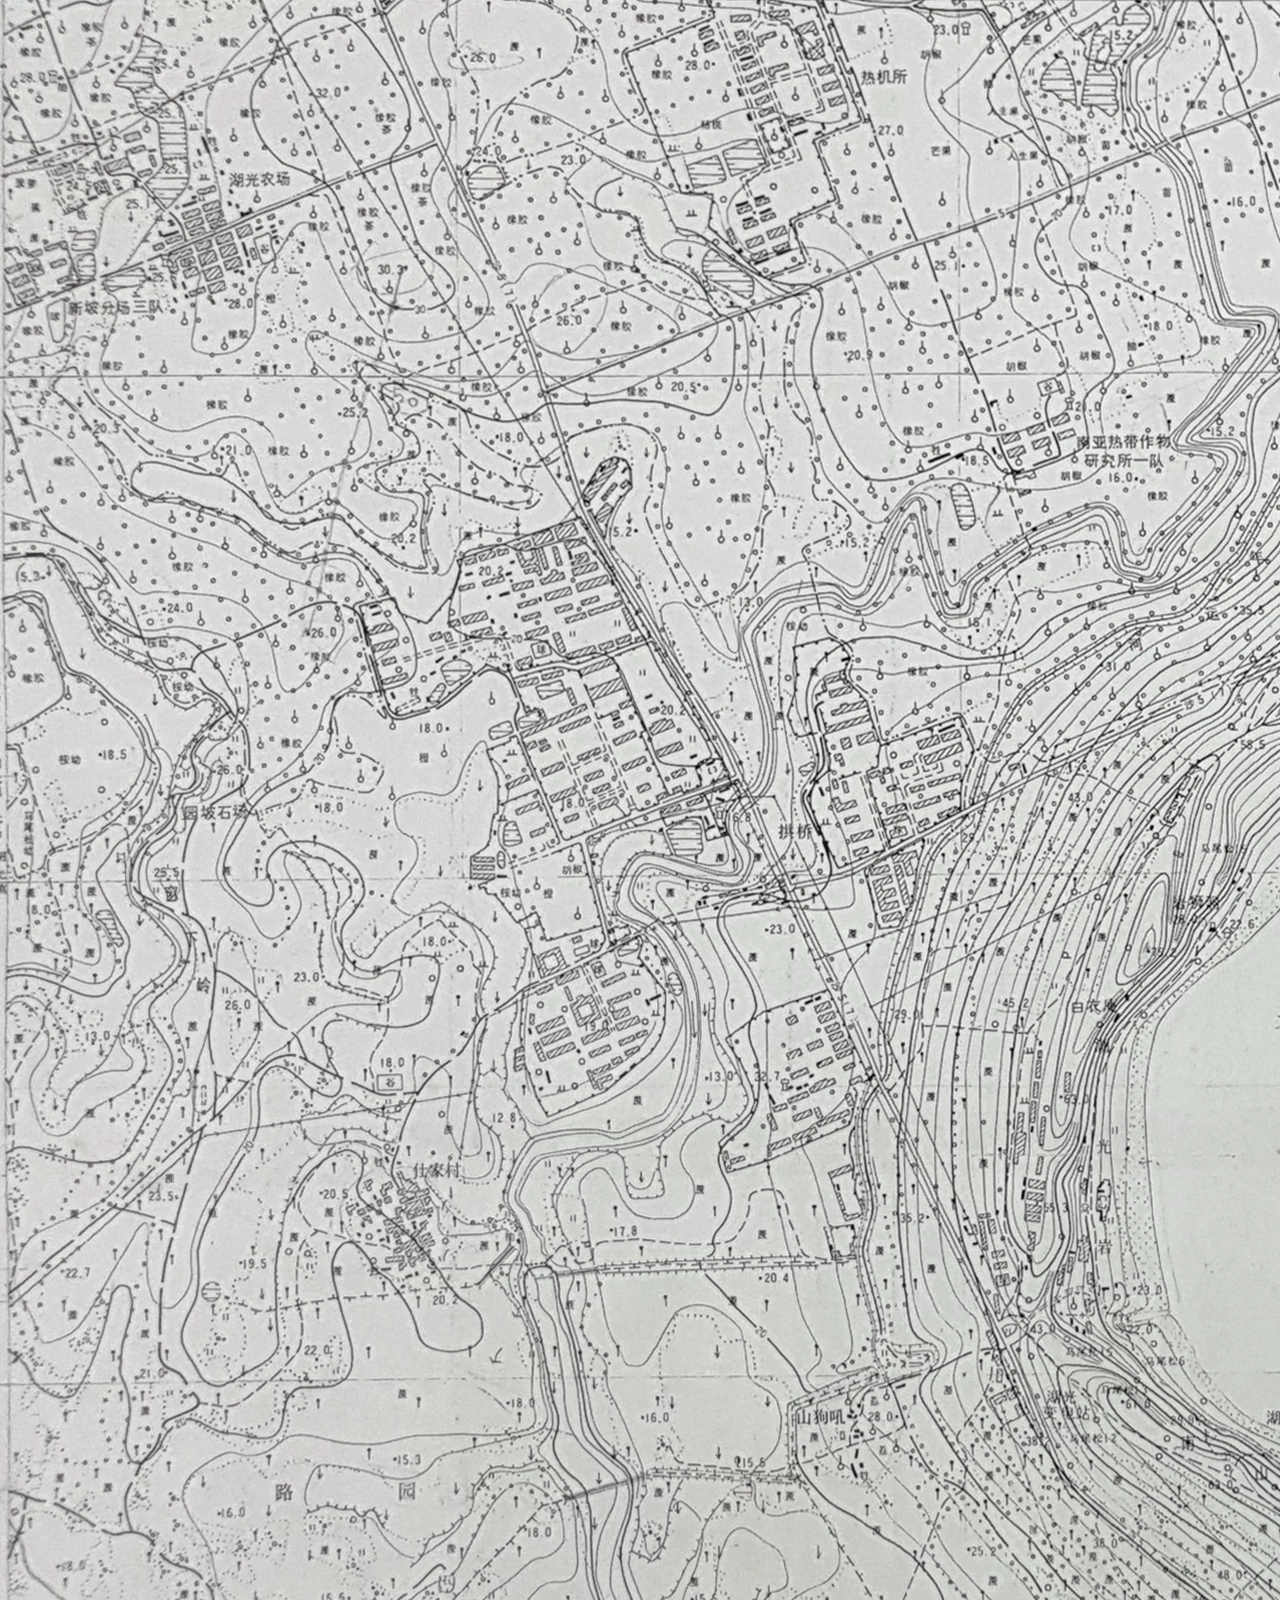
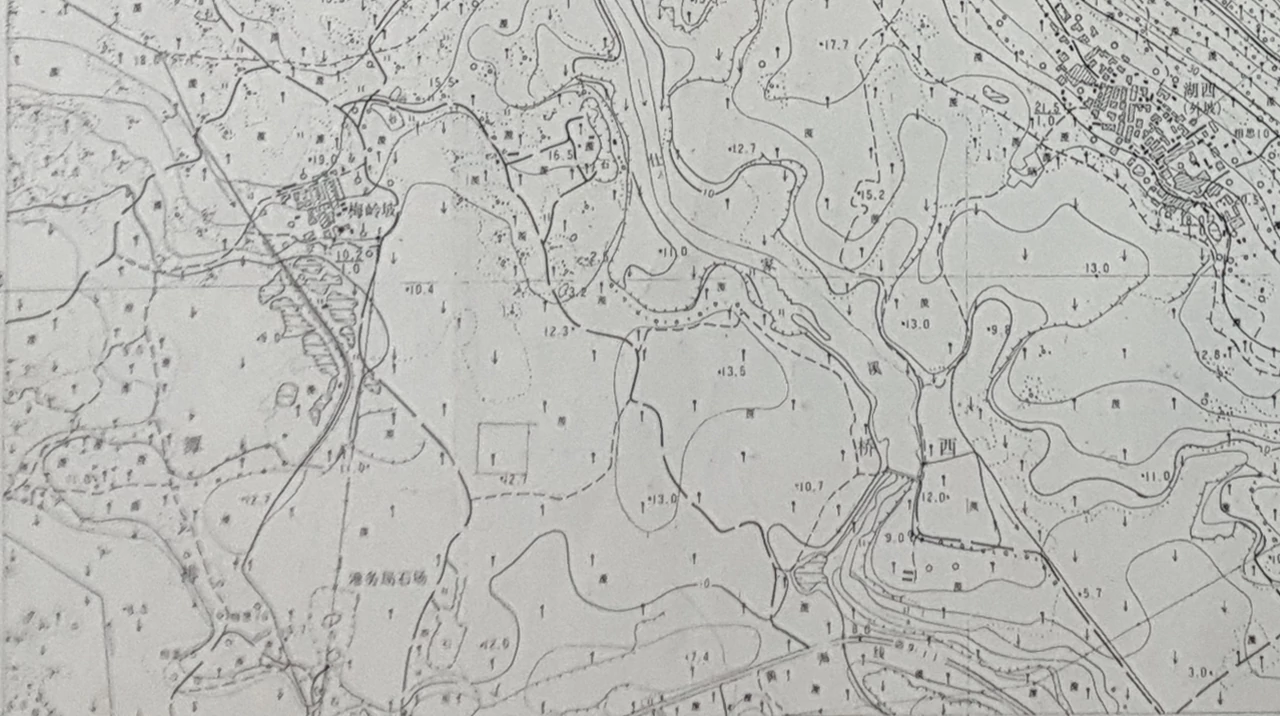
<file: huguangmap/huguangmap.html>
<!DOCTYPE html>
<html>
	<head>
		<meta charset="utf-8">
		<title>湖光镇</title>
		<link rel="shortcut icon" type="image/x-icon" href="../favicon.ico">
		<style type="text/css">
			body {
				padding: 0;
				margin: 0;
			}
		</style>
		<script type="text/javascript" charset="utf-8">
			/*! jQuery v1.12.4 | (c) jQuery Foundation | jquery.org/license */
			!function(a,b){"object"==typeof module&&"object"==typeof module.exports?module.exports=a.document?b(a,!0):function(a){if(!a.document)throw new Error("jQuery requires a window with a document");return b(a)}:b(a)}("undefined"!=typeof window?window:this,function(a,b){var c=[],d=a.document,e=c.slice,f=c.concat,g=c.push,h=c.indexOf,i={},j=i.toString,k=i.hasOwnProperty,l={},m="1.12.4",n=function(a,b){return new n.fn.init(a,b)},o=/^[\s\uFEFF\xA0]+|[\s\uFEFF\xA0]+$/g,p=/^-ms-/,q=/-([\da-z])/gi,r=function(a,b){return b.toUpperCase()};n.fn=n.prototype={jquery:m,constructor:n,selector:"",length:0,toArray:function(){return e.call(this)},get:function(a){return null!=a?0>a?this[a+this.length]:this[a]:e.call(this)},pushStack:function(a){var b=n.merge(this.constructor(),a);return b.prevObject=this,b.context=this.context,b},each:function(a){return n.each(this,a)},map:function(a){return this.pushStack(n.map(this,function(b,c){return a.call(b,c,b)}))},slice:function(){return this.pushStack(e.apply(this,arguments))},first:function(){return this.eq(0)},last:function(){return this.eq(-1)},eq:function(a){var b=this.length,c=+a+(0>a?b:0);return this.pushStack(c>=0&&b>c?[this[c]]:[])},end:function(){return this.prevObject||this.constructor()},push:g,sort:c.sort,splice:c.splice},n.extend=n.fn.extend=function(){var a,b,c,d,e,f,g=arguments[0]||{},h=1,i=arguments.length,j=!1;for("boolean"==typeof g&&(j=g,g=arguments[h]||{},h++),"object"==typeof g||n.isFunction(g)||(g={}),h===i&&(g=this,h--);i>h;h++)if(null!=(e=arguments[h]))for(d in e)a=g[d],c=e[d],g!==c&&(j&&c&&(n.isPlainObject(c)||(b=n.isArray(c)))?(b?(b=!1,f=a&&n.isArray(a)?a:[]):f=a&&n.isPlainObject(a)?a:{},g[d]=n.extend(j,f,c)):void 0!==c&&(g[d]=c));return g},n.extend({expando:"jQuery"+(m+Math.random()).replace(/\D/g,""),isReady:!0,error:function(a){throw new Error(a)},noop:function(){},isFunction:function(a){return"function"===n.type(a)},isArray:Array.isArray||function(a){return"array"===n.type(a)},isWindow:function(a){return null!=a&&a==a.window},isNumeric:function(a){var b=a&&a.toString();return!n.isArray(a)&&b-parseFloat(b)+1>=0},isEmptyObject:function(a){var b;for(b in a)return!1;return!0},isPlainObject:function(a){var b;if(!a||"object"!==n.type(a)||a.nodeType||n.isWindow(a))return!1;try{if(a.constructor&&!k.call(a,"constructor")&&!k.call(a.constructor.prototype,"isPrototypeOf"))return!1}catch(c){return!1}if(!l.ownFirst)for(b in a)return k.call(a,b);for(b in a);return void 0===b||k.call(a,b)},type:function(a){return null==a?a+"":"object"==typeof a||"function"==typeof a?i[j.call(a)]||"object":typeof a},globalEval:function(b){b&&n.trim(b)&&(a.execScript||function(b){a.eval.call(a,b)})(b)},camelCase:function(a){return a.replace(p,"ms-").replace(q,r)},nodeName:function(a,b){return a.nodeName&&a.nodeName.toLowerCase()===b.toLowerCase()},each:function(a,b){var c,d=0;if(s(a)){for(c=a.length;c>d;d++)if(b.call(a[d],d,a[d])===!1)break}else for(d in a)if(b.call(a[d],d,a[d])===!1)break;return a},trim:function(a){return null==a?"":(a+"").replace(o,"")},makeArray:function(a,b){var c=b||[];return null!=a&&(s(Object(a))?n.merge(c,"string"==typeof a?[a]:a):g.call(c,a)),c},inArray:function(a,b,c){var d;if(b){if(h)return h.call(b,a,c);for(d=b.length,c=c?0>c?Math.max(0,d+c):c:0;d>c;c++)if(c in b&&b[c]===a)return c}return-1},merge:function(a,b){var c=+b.length,d=0,e=a.length;while(c>d)a[e++]=b[d++];if(c!==c)while(void 0!==b[d])a[e++]=b[d++];return a.length=e,a},grep:function(a,b,c){for(var d,e=[],f=0,g=a.length,h=!c;g>f;f++)d=!b(a[f],f),d!==h&&e.push(a[f]);return e},map:function(a,b,c){var d,e,g=0,h=[];if(s(a))for(d=a.length;d>g;g++)e=b(a[g],g,c),null!=e&&h.push(e);else for(g in a)e=b(a[g],g,c),null!=e&&h.push(e);return f.apply([],h)},guid:1,proxy:function(a,b){var c,d,f;return"string"==typeof b&&(f=a[b],b=a,a=f),n.isFunction(a)?(c=e.call(arguments,2),d=function(){return a.apply(b||this,c.concat(e.call(arguments)))},d.guid=a.guid=a.guid||n.guid++,d):void 0},now:function(){return+new Date},support:l}),"function"==typeof Symbol&&(n.fn[Symbol.iterator]=c[Symbol.iterator]),n.each("Boolean Number String Function Array Date RegExp Object Error Symbol".split(" "),function(a,b){i["[object "+b+"]"]=b.toLowerCase()});function s(a){var b=!!a&&"length"in a&&a.length,c=n.type(a);return"function"===c||n.isWindow(a)?!1:"array"===c||0===b||"number"==typeof b&&b>0&&b-1 in a}var t=function(a){var b,c,d,e,f,g,h,i,j,k,l,m,n,o,p,q,r,s,t,u="sizzle"+1*new Date,v=a.document,w=0,x=0,y=ga(),z=ga(),A=ga(),B=function(a,b){return a===b&&(l=!0),0},C=1<<31,D={}.hasOwnProperty,E=[],F=E.pop,G=E.push,H=E.push,I=E.slice,J=function(a,b){for(var c=0,d=a.length;d>c;c++)if(a[c]===b)return c;return-1},K="checked|selected|async|autofocus|autoplay|controls|defer|disabled|hidden|ismap|loop|multiple|open|readonly|required|scoped",L="[\\x20\\t\\r\\n\\f]",M="(?:\\\\.|[\\w-]|[^\\x00-\\xa0])+",N="\\["+L+"*("+M+")(?:"+L+"*([*^$|!~]?=)"+L+"*(?:'((?:\\\\.|[^\\\\'])*)'|\"((?:\\\\.|[^\\\\\"])*)\"|("+M+"))|)"+L+"*\\]",O=":("+M+")(?:\\((('((?:\\\\.|[^\\\\'])*)'|\"((?:\\\\.|[^\\\\\"])*)\")|((?:\\\\.|[^\\\\()[\\]]|"+N+")*)|.*)\\)|)",P=new RegExp(L+"+","g"),Q=new RegExp("^"+L+"+|((?:^|[^\\\\])(?:\\\\.)*)"+L+"+$","g"),R=new RegExp("^"+L+"*,"+L+"*"),S=new RegExp("^"+L+"*([>+~]|"+L+")"+L+"*"),T=new RegExp("="+L+"*([^\\]'\"]*?)"+L+"*\\]","g"),U=new RegExp(O),V=new RegExp("^"+M+"$"),W={ID:new RegExp("^#("+M+")"),CLASS:new RegExp("^\\.("+M+")"),TAG:new RegExp("^("+M+"|[*])"),ATTR:new RegExp("^"+N),PSEUDO:new RegExp("^"+O),CHILD:new RegExp("^:(only|first|last|nth|nth-last)-(child|of-type)(?:\\("+L+"*(even|odd|(([+-]|)(\\d*)n|)"+L+"*(?:([+-]|)"+L+"*(\\d+)|))"+L+"*\\)|)","i"),bool:new RegExp("^(?:"+K+")$","i"),needsContext:new RegExp("^"+L+"*[>+~]|:(even|odd|eq|gt|lt|nth|first|last)(?:\\("+L+"*((?:-\\d)?\\d*)"+L+"*\\)|)(?=[^-]|$)","i")},X=/^(?:input|select|textarea|button)$/i,Y=/^h\d$/i,Z=/^[^{]+\{\s*\[native \w/,$=/^(?:#([\w-]+)|(\w+)|\.([\w-]+))$/,_=/[+~]/,aa=/'|\\/g,ba=new RegExp("\\\\([\\da-f]{1,6}"+L+"?|("+L+")|.)","ig"),ca=function(a,b,c){var d="0x"+b-65536;return d!==d||c?b:0>d?String.fromCharCode(d+65536):String.fromCharCode(d>>10|55296,1023&d|56320)},da=function(){m()};try{H.apply(E=I.call(v.childNodes),v.childNodes),E[v.childNodes.length].nodeType}catch(ea){H={apply:E.length?function(a,b){G.apply(a,I.call(b))}:function(a,b){var c=a.length,d=0;while(a[c++]=b[d++]);a.length=c-1}}}function fa(a,b,d,e){var f,h,j,k,l,o,r,s,w=b&&b.ownerDocument,x=b?b.nodeType:9;if(d=d||[],"string"!=typeof a||!a||1!==x&&9!==x&&11!==x)return d;if(!e&&((b?b.ownerDocument||b:v)!==n&&m(b),b=b||n,p)){if(11!==x&&(o=$.exec(a)))if(f=o[1]){if(9===x){if(!(j=b.getElementById(f)))return d;if(j.id===f)return d.push(j),d}else if(w&&(j=w.getElementById(f))&&t(b,j)&&j.id===f)return d.push(j),d}else{if(o[2])return H.apply(d,b.getElementsByTagName(a)),d;if((f=o[3])&&c.getElementsByClassName&&b.getElementsByClassName)return H.apply(d,b.getElementsByClassName(f)),d}if(c.qsa&&!A[a+" "]&&(!q||!q.test(a))){if(1!==x)w=b,s=a;else if("object"!==b.nodeName.toLowerCase()){(k=b.getAttribute("id"))?k=k.replace(aa,"\\$&"):b.setAttribute("id",k=u),r=g(a),h=r.length,l=V.test(k)?"#"+k:"[id='"+k+"']";while(h--)r[h]=l+" "+qa(r[h]);s=r.join(","),w=_.test(a)&&oa(b.parentNode)||b}if(s)try{return H.apply(d,w.querySelectorAll(s)),d}catch(y){}finally{k===u&&b.removeAttribute("id")}}}return i(a.replace(Q,"$1"),b,d,e)}function ga(){var a=[];function b(c,e){return a.push(c+" ")>d.cacheLength&&delete b[a.shift()],b[c+" "]=e}return b}function ha(a){return a[u]=!0,a}function ia(a){var b=n.createElement("div");try{return!!a(b)}catch(c){return!1}finally{b.parentNode&&b.parentNode.removeChild(b),b=null}}function ja(a,b){var c=a.split("|"),e=c.length;while(e--)d.attrHandle[c[e]]=b}function ka(a,b){var c=b&&a,d=c&&1===a.nodeType&&1===b.nodeType&&(~b.sourceIndex||C)-(~a.sourceIndex||C);if(d)return d;if(c)while(c=c.nextSibling)if(c===b)return-1;return a?1:-1}function la(a){return function(b){var c=b.nodeName.toLowerCase();return"input"===c&&b.type===a}}function ma(a){return function(b){var c=b.nodeName.toLowerCase();return("input"===c||"button"===c)&&b.type===a}}function na(a){return ha(function(b){return b=+b,ha(function(c,d){var e,f=a([],c.length,b),g=f.length;while(g--)c[e=f[g]]&&(c[e]=!(d[e]=c[e]))})})}function oa(a){return a&&"undefined"!=typeof a.getElementsByTagName&&a}c=fa.support={},f=fa.isXML=function(a){var b=a&&(a.ownerDocument||a).documentElement;return b?"HTML"!==b.nodeName:!1},m=fa.setDocument=function(a){var b,e,g=a?a.ownerDocument||a:v;return g!==n&&9===g.nodeType&&g.documentElement?(n=g,o=n.documentElement,p=!f(n),(e=n.defaultView)&&e.top!==e&&(e.addEventListener?e.addEventListener("unload",da,!1):e.attachEvent&&e.attachEvent("onunload",da)),c.attributes=ia(function(a){return a.className="i",!a.getAttribute("className")}),c.getElementsByTagName=ia(function(a){return a.appendChild(n.createComment("")),!a.getElementsByTagName("*").length}),c.getElementsByClassName=Z.test(n.getElementsByClassName),c.getById=ia(function(a){return o.appendChild(a).id=u,!n.getElementsByName||!n.getElementsByName(u).length}),c.getById?(d.find.ID=function(a,b){if("undefined"!=typeof b.getElementById&&p){var c=b.getElementById(a);return c?[c]:[]}},d.filter.ID=function(a){var b=a.replace(ba,ca);return function(a){return a.getAttribute("id")===b}}):(delete d.find.ID,d.filter.ID=function(a){var b=a.replace(ba,ca);return function(a){var c="undefined"!=typeof a.getAttributeNode&&a.getAttributeNode("id");return c&&c.value===b}}),d.find.TAG=c.getElementsByTagName?function(a,b){return"undefined"!=typeof b.getElementsByTagName?b.getElementsByTagName(a):c.qsa?b.querySelectorAll(a):void 0}:function(a,b){var c,d=[],e=0,f=b.getElementsByTagName(a);if("*"===a){while(c=f[e++])1===c.nodeType&&d.push(c);return d}return f},d.find.CLASS=c.getElementsByClassName&&function(a,b){return"undefined"!=typeof b.getElementsByClassName&&p?b.getElementsByClassName(a):void 0},r=[],q=[],(c.qsa=Z.test(n.querySelectorAll))&&(ia(function(a){o.appendChild(a).innerHTML="<a id='"+u+"'></a><select id='"+u+"-\r\\' msallowcapture=''><option selected=''></option></select>",a.querySelectorAll("[msallowcapture^='']").length&&q.push("[*^$]="+L+"*(?:''|\"\")"),a.querySelectorAll("[selected]").length||q.push("\\["+L+"*(?:value|"+K+")"),a.querySelectorAll("[id~="+u+"-]").length||q.push("~="),a.querySelectorAll(":checked").length||q.push(":checked"),a.querySelectorAll("a#"+u+"+*").length||q.push(".#.+[+~]")}),ia(function(a){var b=n.createElement("input");b.setAttribute("type","hidden"),a.appendChild(b).setAttribute("name","D"),a.querySelectorAll("[name=d]").length&&q.push("name"+L+"*[*^$|!~]?="),a.querySelectorAll(":enabled").length||q.push(":enabled",":disabled"),a.querySelectorAll("*,:x"),q.push(",.*:")})),(c.matchesSelector=Z.test(s=o.matches||o.webkitMatchesSelector||o.mozMatchesSelector||o.oMatchesSelector||o.msMatchesSelector))&&ia(function(a){c.disconnectedMatch=s.call(a,"div"),s.call(a,"[s!='']:x"),r.push("!=",O)}),q=q.length&&new RegExp(q.join("|")),r=r.length&&new RegExp(r.join("|")),b=Z.test(o.compareDocumentPosition),t=b||Z.test(o.contains)?function(a,b){var c=9===a.nodeType?a.documentElement:a,d=b&&b.parentNode;return a===d||!(!d||1!==d.nodeType||!(c.contains?c.contains(d):a.compareDocumentPosition&&16&a.compareDocumentPosition(d)))}:function(a,b){if(b)while(b=b.parentNode)if(b===a)return!0;return!1},B=b?function(a,b){if(a===b)return l=!0,0;var d=!a.compareDocumentPosition-!b.compareDocumentPosition;return d?d:(d=(a.ownerDocument||a)===(b.ownerDocument||b)?a.compareDocumentPosition(b):1,1&d||!c.sortDetached&&b.compareDocumentPosition(a)===d?a===n||a.ownerDocument===v&&t(v,a)?-1:b===n||b.ownerDocument===v&&t(v,b)?1:k?J(k,a)-J(k,b):0:4&d?-1:1)}:function(a,b){if(a===b)return l=!0,0;var c,d=0,e=a.parentNode,f=b.parentNode,g=[a],h=[b];if(!e||!f)return a===n?-1:b===n?1:e?-1:f?1:k?J(k,a)-J(k,b):0;if(e===f)return ka(a,b);c=a;while(c=c.parentNode)g.unshift(c);c=b;while(c=c.parentNode)h.unshift(c);while(g[d]===h[d])d++;return d?ka(g[d],h[d]):g[d]===v?-1:h[d]===v?1:0},n):n},fa.matches=function(a,b){return fa(a,null,null,b)},fa.matchesSelector=function(a,b){if((a.ownerDocument||a)!==n&&m(a),b=b.replace(T,"='$1']"),c.matchesSelector&&p&&!A[b+" "]&&(!r||!r.test(b))&&(!q||!q.test(b)))try{var d=s.call(a,b);if(d||c.disconnectedMatch||a.document&&11!==a.document.nodeType)return d}catch(e){}return fa(b,n,null,[a]).length>0},fa.contains=function(a,b){return(a.ownerDocument||a)!==n&&m(a),t(a,b)},fa.attr=function(a,b){(a.ownerDocument||a)!==n&&m(a);var e=d.attrHandle[b.toLowerCase()],f=e&&D.call(d.attrHandle,b.toLowerCase())?e(a,b,!p):void 0;return void 0!==f?f:c.attributes||!p?a.getAttribute(b):(f=a.getAttributeNode(b))&&f.specified?f.value:null},fa.error=function(a){throw new Error("Syntax error, unrecognized expression: "+a)},fa.uniqueSort=function(a){var b,d=[],e=0,f=0;if(l=!c.detectDuplicates,k=!c.sortStable&&a.slice(0),a.sort(B),l){while(b=a[f++])b===a[f]&&(e=d.push(f));while(e--)a.splice(d[e],1)}return k=null,a},e=fa.getText=function(a){var b,c="",d=0,f=a.nodeType;if(f){if(1===f||9===f||11===f){if("string"==typeof a.textContent)return a.textContent;for(a=a.firstChild;a;a=a.nextSibling)c+=e(a)}else if(3===f||4===f)return a.nodeValue}else while(b=a[d++])c+=e(b);return c},d=fa.selectors={cacheLength:50,createPseudo:ha,match:W,attrHandle:{},find:{},relative:{">":{dir:"parentNode",first:!0}," ":{dir:"parentNode"},"+":{dir:"previousSibling",first:!0},"~":{dir:"previousSibling"}},preFilter:{ATTR:function(a){return a[1]=a[1].replace(ba,ca),a[3]=(a[3]||a[4]||a[5]||"").replace(ba,ca),"~="===a[2]&&(a[3]=" "+a[3]+" "),a.slice(0,4)},CHILD:function(a){return a[1]=a[1].toLowerCase(),"nth"===a[1].slice(0,3)?(a[3]||fa.error(a[0]),a[4]=+(a[4]?a[5]+(a[6]||1):2*("even"===a[3]||"odd"===a[3])),a[5]=+(a[7]+a[8]||"odd"===a[3])):a[3]&&fa.error(a[0]),a},PSEUDO:function(a){var b,c=!a[6]&&a[2];return W.CHILD.test(a[0])?null:(a[3]?a[2]=a[4]||a[5]||"":c&&U.test(c)&&(b=g(c,!0))&&(b=c.indexOf(")",c.length-b)-c.length)&&(a[0]=a[0].slice(0,b),a[2]=c.slice(0,b)),a.slice(0,3))}},filter:{TAG:function(a){var b=a.replace(ba,ca).toLowerCase();return"*"===a?function(){return!0}:function(a){return a.nodeName&&a.nodeName.toLowerCase()===b}},CLASS:function(a){var b=y[a+" "];return b||(b=new RegExp("(^|"+L+")"+a+"("+L+"|$)"))&&y(a,function(a){return b.test("string"==typeof a.className&&a.className||"undefined"!=typeof a.getAttribute&&a.getAttribute("class")||"")})},ATTR:function(a,b,c){return function(d){var e=fa.attr(d,a);return null==e?"!="===b:b?(e+="","="===b?e===c:"!="===b?e!==c:"^="===b?c&&0===e.indexOf(c):"*="===b?c&&e.indexOf(c)>-1:"$="===b?c&&e.slice(-c.length)===c:"~="===b?(" "+e.replace(P," ")+" ").indexOf(c)>-1:"|="===b?e===c||e.slice(0,c.length+1)===c+"-":!1):!0}},CHILD:function(a,b,c,d,e){var f="nth"!==a.slice(0,3),g="last"!==a.slice(-4),h="of-type"===b;return 1===d&&0===e?function(a){return!!a.parentNode}:function(b,c,i){var j,k,l,m,n,o,p=f!==g?"nextSibling":"previousSibling",q=b.parentNode,r=h&&b.nodeName.toLowerCase(),s=!i&&!h,t=!1;if(q){if(f){while(p){m=b;while(m=m[p])if(h?m.nodeName.toLowerCase()===r:1===m.nodeType)return!1;o=p="only"===a&&!o&&"nextSibling"}return!0}if(o=[g?q.firstChild:q.lastChild],g&&s){m=q,l=m[u]||(m[u]={}),k=l[m.uniqueID]||(l[m.uniqueID]={}),j=k[a]||[],n=j[0]===w&&j[1],t=n&&j[2],m=n&&q.childNodes[n];while(m=++n&&m&&m[p]||(t=n=0)||o.pop())if(1===m.nodeType&&++t&&m===b){k[a]=[w,n,t];break}}else if(s&&(m=b,l=m[u]||(m[u]={}),k=l[m.uniqueID]||(l[m.uniqueID]={}),j=k[a]||[],n=j[0]===w&&j[1],t=n),t===!1)while(m=++n&&m&&m[p]||(t=n=0)||o.pop())if((h?m.nodeName.toLowerCase()===r:1===m.nodeType)&&++t&&(s&&(l=m[u]||(m[u]={}),k=l[m.uniqueID]||(l[m.uniqueID]={}),k[a]=[w,t]),m===b))break;return t-=e,t===d||t%d===0&&t/d>=0}}},PSEUDO:function(a,b){var c,e=d.pseudos[a]||d.setFilters[a.toLowerCase()]||fa.error("unsupported pseudo: "+a);return e[u]?e(b):e.length>1?(c=[a,a,"",b],d.setFilters.hasOwnProperty(a.toLowerCase())?ha(function(a,c){var d,f=e(a,b),g=f.length;while(g--)d=J(a,f[g]),a[d]=!(c[d]=f[g])}):function(a){return e(a,0,c)}):e}},pseudos:{not:ha(function(a){var b=[],c=[],d=h(a.replace(Q,"$1"));return d[u]?ha(function(a,b,c,e){var f,g=d(a,null,e,[]),h=a.length;while(h--)(f=g[h])&&(a[h]=!(b[h]=f))}):function(a,e,f){return b[0]=a,d(b,null,f,c),b[0]=null,!c.pop()}}),has:ha(function(a){return function(b){return fa(a,b).length>0}}),contains:ha(function(a){return a=a.replace(ba,ca),function(b){return(b.textContent||b.innerText||e(b)).indexOf(a)>-1}}),lang:ha(function(a){return V.test(a||"")||fa.error("unsupported lang: "+a),a=a.replace(ba,ca).toLowerCase(),function(b){var c;do if(c=p?b.lang:b.getAttribute("xml:lang")||b.getAttribute("lang"))return c=c.toLowerCase(),c===a||0===c.indexOf(a+"-");while((b=b.parentNode)&&1===b.nodeType);return!1}}),target:function(b){var c=a.location&&a.location.hash;return c&&c.slice(1)===b.id},root:function(a){return a===o},focus:function(a){return a===n.activeElement&&(!n.hasFocus||n.hasFocus())&&!!(a.type||a.href||~a.tabIndex)},enabled:function(a){return a.disabled===!1},disabled:function(a){return a.disabled===!0},checked:function(a){var b=a.nodeName.toLowerCase();return"input"===b&&!!a.checked||"option"===b&&!!a.selected},selected:function(a){return a.parentNode&&a.parentNode.selectedIndex,a.selected===!0},empty:function(a){for(a=a.firstChild;a;a=a.nextSibling)if(a.nodeType<6)return!1;return!0},parent:function(a){return!d.pseudos.empty(a)},header:function(a){return Y.test(a.nodeName)},input:function(a){return X.test(a.nodeName)},button:function(a){var b=a.nodeName.toLowerCase();return"input"===b&&"button"===a.type||"button"===b},text:function(a){var b;return"input"===a.nodeName.toLowerCase()&&"text"===a.type&&(null==(b=a.getAttribute("type"))||"text"===b.toLowerCase())},first:na(function(){return[0]}),last:na(function(a,b){return[b-1]}),eq:na(function(a,b,c){return[0>c?c+b:c]}),even:na(function(a,b){for(var c=0;b>c;c+=2)a.push(c);return a}),odd:na(function(a,b){for(var c=1;b>c;c+=2)a.push(c);return a}),lt:na(function(a,b,c){for(var d=0>c?c+b:c;--d>=0;)a.push(d);return a}),gt:na(function(a,b,c){for(var d=0>c?c+b:c;++d<b;)a.push(d);return a})}},d.pseudos.nth=d.pseudos.eq;for(b in{radio:!0,checkbox:!0,file:!0,password:!0,image:!0})d.pseudos[b]=la(b);for(b in{submit:!0,reset:!0})d.pseudos[b]=ma(b);function pa(){}pa.prototype=d.filters=d.pseudos,d.setFilters=new pa,g=fa.tokenize=function(a,b){var c,e,f,g,h,i,j,k=z[a+" "];if(k)return b?0:k.slice(0);h=a,i=[],j=d.preFilter;while(h){c&&!(e=R.exec(h))||(e&&(h=h.slice(e[0].length)||h),i.push(f=[])),c=!1,(e=S.exec(h))&&(c=e.shift(),f.push({value:c,type:e[0].replace(Q," ")}),h=h.slice(c.length));for(g in d.filter)!(e=W[g].exec(h))||j[g]&&!(e=j[g](e))||(c=e.shift(),f.push({value:c,type:g,matches:e}),h=h.slice(c.length));if(!c)break}return b?h.length:h?fa.error(a):z(a,i).slice(0)};function qa(a){for(var b=0,c=a.length,d="";c>b;b++)d+=a[b].value;return d}function ra(a,b,c){var d=b.dir,e=c&&"parentNode"===d,f=x++;return b.first?function(b,c,f){while(b=b[d])if(1===b.nodeType||e)return a(b,c,f)}:function(b,c,g){var h,i,j,k=[w,f];if(g){while(b=b[d])if((1===b.nodeType||e)&&a(b,c,g))return!0}else while(b=b[d])if(1===b.nodeType||e){if(j=b[u]||(b[u]={}),i=j[b.uniqueID]||(j[b.uniqueID]={}),(h=i[d])&&h[0]===w&&h[1]===f)return k[2]=h[2];if(i[d]=k,k[2]=a(b,c,g))return!0}}}function sa(a){return a.length>1?function(b,c,d){var e=a.length;while(e--)if(!a[e](b,c,d))return!1;return!0}:a[0]}function ta(a,b,c){for(var d=0,e=b.length;e>d;d++)fa(a,b[d],c);return c}function ua(a,b,c,d,e){for(var f,g=[],h=0,i=a.length,j=null!=b;i>h;h++)(f=a[h])&&(c&&!c(f,d,e)||(g.push(f),j&&b.push(h)));return g}function va(a,b,c,d,e,f){return d&&!d[u]&&(d=va(d)),e&&!e[u]&&(e=va(e,f)),ha(function(f,g,h,i){var j,k,l,m=[],n=[],o=g.length,p=f||ta(b||"*",h.nodeType?[h]:h,[]),q=!a||!f&&b?p:ua(p,m,a,h,i),r=c?e||(f?a:o||d)?[]:g:q;if(c&&c(q,r,h,i),d){j=ua(r,n),d(j,[],h,i),k=j.length;while(k--)(l=j[k])&&(r[n[k]]=!(q[n[k]]=l))}if(f){if(e||a){if(e){j=[],k=r.length;while(k--)(l=r[k])&&j.push(q[k]=l);e(null,r=[],j,i)}k=r.length;while(k--)(l=r[k])&&(j=e?J(f,l):m[k])>-1&&(f[j]=!(g[j]=l))}}else r=ua(r===g?r.splice(o,r.length):r),e?e(null,g,r,i):H.apply(g,r)})}function wa(a){for(var b,c,e,f=a.length,g=d.relative[a[0].type],h=g||d.relative[" "],i=g?1:0,k=ra(function(a){return a===b},h,!0),l=ra(function(a){return J(b,a)>-1},h,!0),m=[function(a,c,d){var e=!g&&(d||c!==j)||((b=c).nodeType?k(a,c,d):l(a,c,d));return b=null,e}];f>i;i++)if(c=d.relative[a[i].type])m=[ra(sa(m),c)];else{if(c=d.filter[a[i].type].apply(null,a[i].matches),c[u]){for(e=++i;f>e;e++)if(d.relative[a[e].type])break;return va(i>1&&sa(m),i>1&&qa(a.slice(0,i-1).concat({value:" "===a[i-2].type?"*":""})).replace(Q,"$1"),c,e>i&&wa(a.slice(i,e)),f>e&&wa(a=a.slice(e)),f>e&&qa(a))}m.push(c)}return sa(m)}function xa(a,b){var c=b.length>0,e=a.length>0,f=function(f,g,h,i,k){var l,o,q,r=0,s="0",t=f&&[],u=[],v=j,x=f||e&&d.find.TAG("*",k),y=w+=null==v?1:Math.random()||.1,z=x.length;for(k&&(j=g===n||g||k);s!==z&&null!=(l=x[s]);s++){if(e&&l){o=0,g||l.ownerDocument===n||(m(l),h=!p);while(q=a[o++])if(q(l,g||n,h)){i.push(l);break}k&&(w=y)}c&&((l=!q&&l)&&r--,f&&t.push(l))}if(r+=s,c&&s!==r){o=0;while(q=b[o++])q(t,u,g,h);if(f){if(r>0)while(s--)t[s]||u[s]||(u[s]=F.call(i));u=ua(u)}H.apply(i,u),k&&!f&&u.length>0&&r+b.length>1&&fa.uniqueSort(i)}return k&&(w=y,j=v),t};return c?ha(f):f}return h=fa.compile=function(a,b){var c,d=[],e=[],f=A[a+" "];if(!f){b||(b=g(a)),c=b.length;while(c--)f=wa(b[c]),f[u]?d.push(f):e.push(f);f=A(a,xa(e,d)),f.selector=a}return f},i=fa.select=function(a,b,e,f){var i,j,k,l,m,n="function"==typeof a&&a,o=!f&&g(a=n.selector||a);if(e=e||[],1===o.length){if(j=o[0]=o[0].slice(0),j.length>2&&"ID"===(k=j[0]).type&&c.getById&&9===b.nodeType&&p&&d.relative[j[1].type]){if(b=(d.find.ID(k.matches[0].replace(ba,ca),b)||[])[0],!b)return e;n&&(b=b.parentNode),a=a.slice(j.shift().value.length)}i=W.needsContext.test(a)?0:j.length;while(i--){if(k=j[i],d.relative[l=k.type])break;if((m=d.find[l])&&(f=m(k.matches[0].replace(ba,ca),_.test(j[0].type)&&oa(b.parentNode)||b))){if(j.splice(i,1),a=f.length&&qa(j),!a)return H.apply(e,f),e;break}}}return(n||h(a,o))(f,b,!p,e,!b||_.test(a)&&oa(b.parentNode)||b),e},c.sortStable=u.split("").sort(B).join("")===u,c.detectDuplicates=!!l,m(),c.sortDetached=ia(function(a){return 1&a.compareDocumentPosition(n.createElement("div"))}),ia(function(a){return a.innerHTML="<a href='#'></a>","#"===a.firstChild.getAttribute("href")})||ja("type|href|height|width",function(a,b,c){return c?void 0:a.getAttribute(b,"type"===b.toLowerCase()?1:2)}),c.attributes&&ia(function(a){return a.innerHTML="<input/>",a.firstChild.setAttribute("value",""),""===a.firstChild.getAttribute("value")})||ja("value",function(a,b,c){return c||"input"!==a.nodeName.toLowerCase()?void 0:a.defaultValue}),ia(function(a){return null==a.getAttribute("disabled")})||ja(K,function(a,b,c){var d;return c?void 0:a[b]===!0?b.toLowerCase():(d=a.getAttributeNode(b))&&d.specified?d.value:null}),fa}(a);n.find=t,n.expr=t.selectors,n.expr[":"]=n.expr.pseudos,n.uniqueSort=n.unique=t.uniqueSort,n.text=t.getText,n.isXMLDoc=t.isXML,n.contains=t.contains;var u=function(a,b,c){var d=[],e=void 0!==c;while((a=a[b])&&9!==a.nodeType)if(1===a.nodeType){if(e&&n(a).is(c))break;d.push(a)}return d},v=function(a,b){for(var c=[];a;a=a.nextSibling)1===a.nodeType&&a!==b&&c.push(a);return c},w=n.expr.match.needsContext,x=/^<([\w-]+)\s*\/?>(?:<\/\1>|)$/,y=/^.[^:#\[\.,]*$/;function z(a,b,c){if(n.isFunction(b))return n.grep(a,function(a,d){return!!b.call(a,d,a)!==c});if(b.nodeType)return n.grep(a,function(a){return a===b!==c});if("string"==typeof b){if(y.test(b))return n.filter(b,a,c);b=n.filter(b,a)}return n.grep(a,function(a){return n.inArray(a,b)>-1!==c})}n.filter=function(a,b,c){var d=b[0];return c&&(a=":not("+a+")"),1===b.length&&1===d.nodeType?n.find.matchesSelector(d,a)?[d]:[]:n.find.matches(a,n.grep(b,function(a){return 1===a.nodeType}))},n.fn.extend({find:function(a){var b,c=[],d=this,e=d.length;if("string"!=typeof a)return this.pushStack(n(a).filter(function(){for(b=0;e>b;b++)if(n.contains(d[b],this))return!0}));for(b=0;e>b;b++)n.find(a,d[b],c);return c=this.pushStack(e>1?n.unique(c):c),c.selector=this.selector?this.selector+" "+a:a,c},filter:function(a){return this.pushStack(z(this,a||[],!1))},not:function(a){return this.pushStack(z(this,a||[],!0))},is:function(a){return!!z(this,"string"==typeof a&&w.test(a)?n(a):a||[],!1).length}});var A,B=/^(?:\s*(<[\w\W]+>)[^>]*|#([\w-]*))$/,C=n.fn.init=function(a,b,c){var e,f;if(!a)return this;if(c=c||A,"string"==typeof a){if(e="<"===a.charAt(0)&&">"===a.charAt(a.length-1)&&a.length>=3?[null,a,null]:B.exec(a),!e||!e[1]&&b)return!b||b.jquery?(b||c).find(a):this.constructor(b).find(a);if(e[1]){if(b=b instanceof n?b[0]:b,n.merge(this,n.parseHTML(e[1],b&&b.nodeType?b.ownerDocument||b:d,!0)),x.test(e[1])&&n.isPlainObject(b))for(e in b)n.isFunction(this[e])?this[e](b[e]):this.attr(e,b[e]);return this}if(f=d.getElementById(e[2]),f&&f.parentNode){if(f.id!==e[2])return A.find(a);this.length=1,this[0]=f}return this.context=d,this.selector=a,this}return a.nodeType?(this.context=this[0]=a,this.length=1,this):n.isFunction(a)?"undefined"!=typeof c.ready?c.ready(a):a(n):(void 0!==a.selector&&(this.selector=a.selector,this.context=a.context),n.makeArray(a,this))};C.prototype=n.fn,A=n(d);var D=/^(?:parents|prev(?:Until|All))/,E={children:!0,contents:!0,next:!0,prev:!0};n.fn.extend({has:function(a){var b,c=n(a,this),d=c.length;return this.filter(function(){for(b=0;d>b;b++)if(n.contains(this,c[b]))return!0})},closest:function(a,b){for(var c,d=0,e=this.length,f=[],g=w.test(a)||"string"!=typeof a?n(a,b||this.context):0;e>d;d++)for(c=this[d];c&&c!==b;c=c.parentNode)if(c.nodeType<11&&(g?g.index(c)>-1:1===c.nodeType&&n.find.matchesSelector(c,a))){f.push(c);break}return this.pushStack(f.length>1?n.uniqueSort(f):f)},index:function(a){return a?"string"==typeof a?n.inArray(this[0],n(a)):n.inArray(a.jquery?a[0]:a,this):this[0]&&this[0].parentNode?this.first().prevAll().length:-1},add:function(a,b){return this.pushStack(n.uniqueSort(n.merge(this.get(),n(a,b))))},addBack:function(a){return this.add(null==a?this.prevObject:this.prevObject.filter(a))}});function F(a,b){do a=a[b];while(a&&1!==a.nodeType);return a}n.each({parent:function(a){var b=a.parentNode;return b&&11!==b.nodeType?b:null},parents:function(a){return u(a,"parentNode")},parentsUntil:function(a,b,c){return u(a,"parentNode",c)},next:function(a){return F(a,"nextSibling")},prev:function(a){return F(a,"previousSibling")},nextAll:function(a){return u(a,"nextSibling")},prevAll:function(a){return u(a,"previousSibling")},nextUntil:function(a,b,c){return u(a,"nextSibling",c)},prevUntil:function(a,b,c){return u(a,"previousSibling",c)},siblings:function(a){return v((a.parentNode||{}).firstChild,a)},children:function(a){return v(a.firstChild)},contents:function(a){return n.nodeName(a,"iframe")?a.contentDocument||a.contentWindow.document:n.merge([],a.childNodes)}},function(a,b){n.fn[a]=function(c,d){var e=n.map(this,b,c);return"Until"!==a.slice(-5)&&(d=c),d&&"string"==typeof d&&(e=n.filter(d,e)),this.length>1&&(E[a]||(e=n.uniqueSort(e)),D.test(a)&&(e=e.reverse())),this.pushStack(e)}});var G=/\S+/g;function H(a){var b={};return n.each(a.match(G)||[],function(a,c){b[c]=!0}),b}n.Callbacks=function(a){a="string"==typeof a?H(a):n.extend({},a);var b,c,d,e,f=[],g=[],h=-1,i=function(){for(e=a.once,d=b=!0;g.length;h=-1){c=g.shift();while(++h<f.length)f[h].apply(c[0],c[1])===!1&&a.stopOnFalse&&(h=f.length,c=!1)}a.memory||(c=!1),b=!1,e&&(f=c?[]:"")},j={add:function(){return f&&(c&&!b&&(h=f.length-1,g.push(c)),function d(b){n.each(b,function(b,c){n.isFunction(c)?a.unique&&j.has(c)||f.push(c):c&&c.length&&"string"!==n.type(c)&&d(c)})}(arguments),c&&!b&&i()),this},remove:function(){return n.each(arguments,function(a,b){var c;while((c=n.inArray(b,f,c))>-1)f.splice(c,1),h>=c&&h--}),this},has:function(a){return a?n.inArray(a,f)>-1:f.length>0},empty:function(){return f&&(f=[]),this},disable:function(){return e=g=[],f=c="",this},disabled:function(){return!f},lock:function(){return e=!0,c||j.disable(),this},locked:function(){return!!e},fireWith:function(a,c){return e||(c=c||[],c=[a,c.slice?c.slice():c],g.push(c),b||i()),this},fire:function(){return j.fireWith(this,arguments),this},fired:function(){return!!d}};return j},n.extend({Deferred:function(a){var b=[["resolve","done",n.Callbacks("once memory"),"resolved"],["reject","fail",n.Callbacks("once memory"),"rejected"],["notify","progress",n.Callbacks("memory")]],c="pending",d={state:function(){return c},always:function(){return e.done(arguments).fail(arguments),this},then:function(){var a=arguments;return n.Deferred(function(c){n.each(b,function(b,f){var g=n.isFunction(a[b])&&a[b];e[f[1]](function(){var a=g&&g.apply(this,arguments);a&&n.isFunction(a.promise)?a.promise().progress(c.notify).done(c.resolve).fail(c.reject):c[f[0]+"With"](this===d?c.promise():this,g?[a]:arguments)})}),a=null}).promise()},promise:function(a){return null!=a?n.extend(a,d):d}},e={};return d.pipe=d.then,n.each(b,function(a,f){var g=f[2],h=f[3];d[f[1]]=g.add,h&&g.add(function(){c=h},b[1^a][2].disable,b[2][2].lock),e[f[0]]=function(){return e[f[0]+"With"](this===e?d:this,arguments),this},e[f[0]+"With"]=g.fireWith}),d.promise(e),a&&a.call(e,e),e},when:function(a){var b=0,c=e.call(arguments),d=c.length,f=1!==d||a&&n.isFunction(a.promise)?d:0,g=1===f?a:n.Deferred(),h=function(a,b,c){return function(d){b[a]=this,c[a]=arguments.length>1?e.call(arguments):d,c===i?g.notifyWith(b,c):--f||g.resolveWith(b,c)}},i,j,k;if(d>1)for(i=new Array(d),j=new Array(d),k=new Array(d);d>b;b++)c[b]&&n.isFunction(c[b].promise)?c[b].promise().progress(h(b,j,i)).done(h(b,k,c)).fail(g.reject):--f;return f||g.resolveWith(k,c),g.promise()}});var I;n.fn.ready=function(a){return n.ready.promise().done(a),this},n.extend({isReady:!1,readyWait:1,holdReady:function(a){a?n.readyWait++:n.ready(!0)},ready:function(a){(a===!0?--n.readyWait:n.isReady)||(n.isReady=!0,a!==!0&&--n.readyWait>0||(I.resolveWith(d,[n]),n.fn.triggerHandler&&(n(d).triggerHandler("ready"),n(d).off("ready"))))}});function J(){d.addEventListener?(d.removeEventListener("DOMContentLoaded",K),a.removeEventListener("load",K)):(d.detachEvent("onreadystatechange",K),a.detachEvent("onload",K))}function K(){(d.addEventListener||"load"===a.event.type||"complete"===d.readyState)&&(J(),n.ready())}n.ready.promise=function(b){if(!I)if(I=n.Deferred(),"complete"===d.readyState||"loading"!==d.readyState&&!d.documentElement.doScroll)a.setTimeout(n.ready);else if(d.addEventListener)d.addEventListener("DOMContentLoaded",K),a.addEventListener("load",K);else{d.attachEvent("onreadystatechange",K),a.attachEvent("onload",K);var c=!1;try{c=null==a.frameElement&&d.documentElement}catch(e){}c&&c.doScroll&&!function f(){if(!n.isReady){try{c.doScroll("left")}catch(b){return a.setTimeout(f,50)}J(),n.ready()}}()}return I.promise(b)},n.ready.promise();var L;for(L in n(l))break;l.ownFirst="0"===L,l.inlineBlockNeedsLayout=!1,n(function(){var a,b,c,e;c=d.getElementsByTagName("body")[0],c&&c.style&&(b=d.createElement("div"),e=d.createElement("div"),e.style.cssText="position:absolute;border:0;width:0;height:0;top:0;left:-9999px",c.appendChild(e).appendChild(b),"undefined"!=typeof b.style.zoom&&(b.style.cssText="display:inline;margin:0;border:0;padding:1px;width:1px;zoom:1",l.inlineBlockNeedsLayout=a=3===b.offsetWidth,a&&(c.style.zoom=1)),c.removeChild(e))}),function(){var a=d.createElement("div");l.deleteExpando=!0;try{delete a.test}catch(b){l.deleteExpando=!1}a=null}();var M=function(a){var b=n.noData[(a.nodeName+" ").toLowerCase()],c=+a.nodeType||1;return 1!==c&&9!==c?!1:!b||b!==!0&&a.getAttribute("classid")===b},N=/^(?:\{[\w\W]*\}|\[[\w\W]*\])$/,O=/([A-Z])/g;function P(a,b,c){if(void 0===c&&1===a.nodeType){var d="data-"+b.replace(O,"-$1").toLowerCase();if(c=a.getAttribute(d),"string"==typeof c){try{c="true"===c?!0:"false"===c?!1:"null"===c?null:+c+""===c?+c:N.test(c)?n.parseJSON(c):c}catch(e){}n.data(a,b,c)}else c=void 0;
			}return c}function Q(a){var b;for(b in a)if(("data"!==b||!n.isEmptyObject(a[b]))&&"toJSON"!==b)return!1;return!0}function R(a,b,d,e){if(M(a)){var f,g,h=n.expando,i=a.nodeType,j=i?n.cache:a,k=i?a[h]:a[h]&&h;if(k&&j[k]&&(e||j[k].data)||void 0!==d||"string"!=typeof b)return k||(k=i?a[h]=c.pop()||n.guid++:h),j[k]||(j[k]=i?{}:{toJSON:n.noop}),"object"!=typeof b&&"function"!=typeof b||(e?j[k]=n.extend(j[k],b):j[k].data=n.extend(j[k].data,b)),g=j[k],e||(g.data||(g.data={}),g=g.data),void 0!==d&&(g[n.camelCase(b)]=d),"string"==typeof b?(f=g[b],null==f&&(f=g[n.camelCase(b)])):f=g,f}}function S(a,b,c){if(M(a)){var d,e,f=a.nodeType,g=f?n.cache:a,h=f?a[n.expando]:n.expando;if(g[h]){if(b&&(d=c?g[h]:g[h].data)){n.isArray(b)?b=b.concat(n.map(b,n.camelCase)):b in d?b=[b]:(b=n.camelCase(b),b=b in d?[b]:b.split(" ")),e=b.length;while(e--)delete d[b[e]];if(c?!Q(d):!n.isEmptyObject(d))return}(c||(delete g[h].data,Q(g[h])))&&(f?n.cleanData([a],!0):l.deleteExpando||g!=g.window?delete g[h]:g[h]=void 0)}}}n.extend({cache:{},noData:{"applet ":!0,"embed ":!0,"object ":"clsid:D27CDB6E-AE6D-11cf-96B8-444553540000"},hasData:function(a){return a=a.nodeType?n.cache[a[n.expando]]:a[n.expando],!!a&&!Q(a)},data:function(a,b,c){return R(a,b,c)},removeData:function(a,b){return S(a,b)},_data:function(a,b,c){return R(a,b,c,!0)},_removeData:function(a,b){return S(a,b,!0)}}),n.fn.extend({data:function(a,b){var c,d,e,f=this[0],g=f&&f.attributes;if(void 0===a){if(this.length&&(e=n.data(f),1===f.nodeType&&!n._data(f,"parsedAttrs"))){c=g.length;while(c--)g[c]&&(d=g[c].name,0===d.indexOf("data-")&&(d=n.camelCase(d.slice(5)),P(f,d,e[d])));n._data(f,"parsedAttrs",!0)}return e}return"object"==typeof a?this.each(function(){n.data(this,a)}):arguments.length>1?this.each(function(){n.data(this,a,b)}):f?P(f,a,n.data(f,a)):void 0},removeData:function(a){return this.each(function(){n.removeData(this,a)})}}),n.extend({queue:function(a,b,c){var d;return a?(b=(b||"fx")+"queue",d=n._data(a,b),c&&(!d||n.isArray(c)?d=n._data(a,b,n.makeArray(c)):d.push(c)),d||[]):void 0},dequeue:function(a,b){b=b||"fx";var c=n.queue(a,b),d=c.length,e=c.shift(),f=n._queueHooks(a,b),g=function(){n.dequeue(a,b)};"inprogress"===e&&(e=c.shift(),d--),e&&("fx"===b&&c.unshift("inprogress"),delete f.stop,e.call(a,g,f)),!d&&f&&f.empty.fire()},_queueHooks:function(a,b){var c=b+"queueHooks";return n._data(a,c)||n._data(a,c,{empty:n.Callbacks("once memory").add(function(){n._removeData(a,b+"queue"),n._removeData(a,c)})})}}),n.fn.extend({queue:function(a,b){var c=2;return"string"!=typeof a&&(b=a,a="fx",c--),arguments.length<c?n.queue(this[0],a):void 0===b?this:this.each(function(){var c=n.queue(this,a,b);n._queueHooks(this,a),"fx"===a&&"inprogress"!==c[0]&&n.dequeue(this,a)})},dequeue:function(a){return this.each(function(){n.dequeue(this,a)})},clearQueue:function(a){return this.queue(a||"fx",[])},promise:function(a,b){var c,d=1,e=n.Deferred(),f=this,g=this.length,h=function(){--d||e.resolveWith(f,[f])};"string"!=typeof a&&(b=a,a=void 0),a=a||"fx";while(g--)c=n._data(f[g],a+"queueHooks"),c&&c.empty&&(d++,c.empty.add(h));return h(),e.promise(b)}}),function(){var a;l.shrinkWrapBlocks=function(){if(null!=a)return a;a=!1;var b,c,e;return c=d.getElementsByTagName("body")[0],c&&c.style?(b=d.createElement("div"),e=d.createElement("div"),e.style.cssText="position:absolute;border:0;width:0;height:0;top:0;left:-9999px",c.appendChild(e).appendChild(b),"undefined"!=typeof b.style.zoom&&(b.style.cssText="-webkit-box-sizing:content-box;-moz-box-sizing:content-box;box-sizing:content-box;display:block;margin:0;border:0;padding:1px;width:1px;zoom:1",b.appendChild(d.createElement("div")).style.width="5px",a=3!==b.offsetWidth),c.removeChild(e),a):void 0}}();var T=/[+-]?(?:\d*\.|)\d+(?:[eE][+-]?\d+|)/.source,U=new RegExp("^(?:([+-])=|)("+T+")([a-z%]*)$","i"),V=["Top","Right","Bottom","Left"],W=function(a,b){return a=b||a,"none"===n.css(a,"display")||!n.contains(a.ownerDocument,a)};function X(a,b,c,d){var e,f=1,g=20,h=d?function(){return d.cur()}:function(){return n.css(a,b,"")},i=h(),j=c&&c[3]||(n.cssNumber[b]?"":"px"),k=(n.cssNumber[b]||"px"!==j&&+i)&&U.exec(n.css(a,b));if(k&&k[3]!==j){j=j||k[3],c=c||[],k=+i||1;do f=f||".5",k/=f,n.style(a,b,k+j);while(f!==(f=h()/i)&&1!==f&&--g)}return c&&(k=+k||+i||0,e=c[1]?k+(c[1]+1)*c[2]:+c[2],d&&(d.unit=j,d.start=k,d.end=e)),e}var Y=function(a,b,c,d,e,f,g){var h=0,i=a.length,j=null==c;if("object"===n.type(c)){e=!0;for(h in c)Y(a,b,h,c[h],!0,f,g)}else if(void 0!==d&&(e=!0,n.isFunction(d)||(g=!0),j&&(g?(b.call(a,d),b=null):(j=b,b=function(a,b,c){return j.call(n(a),c)})),b))for(;i>h;h++)b(a[h],c,g?d:d.call(a[h],h,b(a[h],c)));return e?a:j?b.call(a):i?b(a[0],c):f},Z=/^(?:checkbox|radio)$/i,$=/<([\w:-]+)/,_=/^$|\/(?:java|ecma)script/i,aa=/^\s+/,ba="abbr|article|aside|audio|bdi|canvas|data|datalist|details|dialog|figcaption|figure|footer|header|hgroup|main|mark|meter|nav|output|picture|progress|section|summary|template|time|video";function ca(a){var b=ba.split("|"),c=a.createDocumentFragment();if(c.createElement)while(b.length)c.createElement(b.pop());return c}!function(){var a=d.createElement("div"),b=d.createDocumentFragment(),c=d.createElement("input");a.innerHTML="  <link/><table></table><a href='/a'>a</a><input type='checkbox'/>",l.leadingWhitespace=3===a.firstChild.nodeType,l.tbody=!a.getElementsByTagName("tbody").length,l.htmlSerialize=!!a.getElementsByTagName("link").length,l.html5Clone="<:nav></:nav>"!==d.createElement("nav").cloneNode(!0).outerHTML,c.type="checkbox",c.checked=!0,b.appendChild(c),l.appendChecked=c.checked,a.innerHTML="<textarea>x</textarea>",l.noCloneChecked=!!a.cloneNode(!0).lastChild.defaultValue,b.appendChild(a),c=d.createElement("input"),c.setAttribute("type","radio"),c.setAttribute("checked","checked"),c.setAttribute("name","t"),a.appendChild(c),l.checkClone=a.cloneNode(!0).cloneNode(!0).lastChild.checked,l.noCloneEvent=!!a.addEventListener,a[n.expando]=1,l.attributes=!a.getAttribute(n.expando)}();var da={option:[1,"<select multiple='multiple'>","</select>"],legend:[1,"<fieldset>","</fieldset>"],area:[1,"<map>","</map>"],param:[1,"<object>","</object>"],thead:[1,"<table>","</table>"],tr:[2,"<table><tbody>","</tbody></table>"],col:[2,"<table><tbody></tbody><colgroup>","</colgroup></table>"],td:[3,"<table><tbody><tr>","</tr></tbody></table>"],_default:l.htmlSerialize?[0,"",""]:[1,"X<div>","</div>"]};da.optgroup=da.option,da.tbody=da.tfoot=da.colgroup=da.caption=da.thead,da.th=da.td;function ea(a,b){var c,d,e=0,f="undefined"!=typeof a.getElementsByTagName?a.getElementsByTagName(b||"*"):"undefined"!=typeof a.querySelectorAll?a.querySelectorAll(b||"*"):void 0;if(!f)for(f=[],c=a.childNodes||a;null!=(d=c[e]);e++)!b||n.nodeName(d,b)?f.push(d):n.merge(f,ea(d,b));return void 0===b||b&&n.nodeName(a,b)?n.merge([a],f):f}function fa(a,b){for(var c,d=0;null!=(c=a[d]);d++)n._data(c,"globalEval",!b||n._data(b[d],"globalEval"))}var ga=/<|&#?\w+;/,ha=/<tbody/i;function ia(a){Z.test(a.type)&&(a.defaultChecked=a.checked)}function ja(a,b,c,d,e){for(var f,g,h,i,j,k,m,o=a.length,p=ca(b),q=[],r=0;o>r;r++)if(g=a[r],g||0===g)if("object"===n.type(g))n.merge(q,g.nodeType?[g]:g);else if(ga.test(g)){i=i||p.appendChild(b.createElement("div")),j=($.exec(g)||["",""])[1].toLowerCase(),m=da[j]||da._default,i.innerHTML=m[1]+n.htmlPrefilter(g)+m[2],f=m[0];while(f--)i=i.lastChild;if(!l.leadingWhitespace&&aa.test(g)&&q.push(b.createTextNode(aa.exec(g)[0])),!l.tbody){g="table"!==j||ha.test(g)?"<table>"!==m[1]||ha.test(g)?0:i:i.firstChild,f=g&&g.childNodes.length;while(f--)n.nodeName(k=g.childNodes[f],"tbody")&&!k.childNodes.length&&g.removeChild(k)}n.merge(q,i.childNodes),i.textContent="";while(i.firstChild)i.removeChild(i.firstChild);i=p.lastChild}else q.push(b.createTextNode(g));i&&p.removeChild(i),l.appendChecked||n.grep(ea(q,"input"),ia),r=0;while(g=q[r++])if(d&&n.inArray(g,d)>-1)e&&e.push(g);else if(h=n.contains(g.ownerDocument,g),i=ea(p.appendChild(g),"script"),h&&fa(i),c){f=0;while(g=i[f++])_.test(g.type||"")&&c.push(g)}return i=null,p}!function(){var b,c,e=d.createElement("div");for(b in{submit:!0,change:!0,focusin:!0})c="on"+b,(l[b]=c in a)||(e.setAttribute(c,"t"),l[b]=e.attributes[c].expando===!1);e=null}();var ka=/^(?:input|select|textarea)$/i,la=/^key/,ma=/^(?:mouse|pointer|contextmenu|drag|drop)|click/,na=/^(?:focusinfocus|focusoutblur)$/,oa=/^([^.]*)(?:\.(.+)|)/;function pa(){return!0}function qa(){return!1}function ra(){try{return d.activeElement}catch(a){}}function sa(a,b,c,d,e,f){var g,h;if("object"==typeof b){"string"!=typeof c&&(d=d||c,c=void 0);for(h in b)sa(a,h,c,d,b[h],f);return a}if(null==d&&null==e?(e=c,d=c=void 0):null==e&&("string"==typeof c?(e=d,d=void 0):(e=d,d=c,c=void 0)),e===!1)e=qa;else if(!e)return a;return 1===f&&(g=e,e=function(a){return n().off(a),g.apply(this,arguments)},e.guid=g.guid||(g.guid=n.guid++)),a.each(function(){n.event.add(this,b,e,d,c)})}n.event={global:{},add:function(a,b,c,d,e){var f,g,h,i,j,k,l,m,o,p,q,r=n._data(a);if(r){c.handler&&(i=c,c=i.handler,e=i.selector),c.guid||(c.guid=n.guid++),(g=r.events)||(g=r.events={}),(k=r.handle)||(k=r.handle=function(a){return"undefined"==typeof n||a&&n.event.triggered===a.type?void 0:n.event.dispatch.apply(k.elem,arguments)},k.elem=a),b=(b||"").match(G)||[""],h=b.length;while(h--)f=oa.exec(b[h])||[],o=q=f[1],p=(f[2]||"").split(".").sort(),o&&(j=n.event.special[o]||{},o=(e?j.delegateType:j.bindType)||o,j=n.event.special[o]||{},l=n.extend({type:o,origType:q,data:d,handler:c,guid:c.guid,selector:e,needsContext:e&&n.expr.match.needsContext.test(e),namespace:p.join(".")},i),(m=g[o])||(m=g[o]=[],m.delegateCount=0,j.setup&&j.setup.call(a,d,p,k)!==!1||(a.addEventListener?a.addEventListener(o,k,!1):a.attachEvent&&a.attachEvent("on"+o,k))),j.add&&(j.add.call(a,l),l.handler.guid||(l.handler.guid=c.guid)),e?m.splice(m.delegateCount++,0,l):m.push(l),n.event.global[o]=!0);a=null}},remove:function(a,b,c,d,e){var f,g,h,i,j,k,l,m,o,p,q,r=n.hasData(a)&&n._data(a);if(r&&(k=r.events)){b=(b||"").match(G)||[""],j=b.length;while(j--)if(h=oa.exec(b[j])||[],o=q=h[1],p=(h[2]||"").split(".").sort(),o){l=n.event.special[o]||{},o=(d?l.delegateType:l.bindType)||o,m=k[o]||[],h=h[2]&&new RegExp("(^|\\.)"+p.join("\\.(?:.*\\.|)")+"(\\.|$)"),i=f=m.length;while(f--)g=m[f],!e&&q!==g.origType||c&&c.guid!==g.guid||h&&!h.test(g.namespace)||d&&d!==g.selector&&("**"!==d||!g.selector)||(m.splice(f,1),g.selector&&m.delegateCount--,l.remove&&l.remove.call(a,g));i&&!m.length&&(l.teardown&&l.teardown.call(a,p,r.handle)!==!1||n.removeEvent(a,o,r.handle),delete k[o])}else for(o in k)n.event.remove(a,o+b[j],c,d,!0);n.isEmptyObject(k)&&(delete r.handle,n._removeData(a,"events"))}},trigger:function(b,c,e,f){var g,h,i,j,l,m,o,p=[e||d],q=k.call(b,"type")?b.type:b,r=k.call(b,"namespace")?b.namespace.split("."):[];if(i=m=e=e||d,3!==e.nodeType&&8!==e.nodeType&&!na.test(q+n.event.triggered)&&(q.indexOf(".")>-1&&(r=q.split("."),q=r.shift(),r.sort()),h=q.indexOf(":")<0&&"on"+q,b=b[n.expando]?b:new n.Event(q,"object"==typeof b&&b),b.isTrigger=f?2:3,b.namespace=r.join("."),b.rnamespace=b.namespace?new RegExp("(^|\\.)"+r.join("\\.(?:.*\\.|)")+"(\\.|$)"):null,b.result=void 0,b.target||(b.target=e),c=null==c?[b]:n.makeArray(c,[b]),l=n.event.special[q]||{},f||!l.trigger||l.trigger.apply(e,c)!==!1)){if(!f&&!l.noBubble&&!n.isWindow(e)){for(j=l.delegateType||q,na.test(j+q)||(i=i.parentNode);i;i=i.parentNode)p.push(i),m=i;m===(e.ownerDocument||d)&&p.push(m.defaultView||m.parentWindow||a)}o=0;while((i=p[o++])&&!b.isPropagationStopped())b.type=o>1?j:l.bindType||q,g=(n._data(i,"events")||{})[b.type]&&n._data(i,"handle"),g&&g.apply(i,c),g=h&&i[h],g&&g.apply&&M(i)&&(b.result=g.apply(i,c),b.result===!1&&b.preventDefault());if(b.type=q,!f&&!b.isDefaultPrevented()&&(!l._default||l._default.apply(p.pop(),c)===!1)&&M(e)&&h&&e[q]&&!n.isWindow(e)){m=e[h],m&&(e[h]=null),n.event.triggered=q;try{e[q]()}catch(s){}n.event.triggered=void 0,m&&(e[h]=m)}return b.result}},dispatch:function(a){a=n.event.fix(a);var b,c,d,f,g,h=[],i=e.call(arguments),j=(n._data(this,"events")||{})[a.type]||[],k=n.event.special[a.type]||{};if(i[0]=a,a.delegateTarget=this,!k.preDispatch||k.preDispatch.call(this,a)!==!1){h=n.event.handlers.call(this,a,j),b=0;while((f=h[b++])&&!a.isPropagationStopped()){a.currentTarget=f.elem,c=0;while((g=f.handlers[c++])&&!a.isImmediatePropagationStopped())a.rnamespace&&!a.rnamespace.test(g.namespace)||(a.handleObj=g,a.data=g.data,d=((n.event.special[g.origType]||{}).handle||g.handler).apply(f.elem,i),void 0!==d&&(a.result=d)===!1&&(a.preventDefault(),a.stopPropagation()))}return k.postDispatch&&k.postDispatch.call(this,a),a.result}},handlers:function(a,b){var c,d,e,f,g=[],h=b.delegateCount,i=a.target;if(h&&i.nodeType&&("click"!==a.type||isNaN(a.button)||a.button<1))for(;i!=this;i=i.parentNode||this)if(1===i.nodeType&&(i.disabled!==!0||"click"!==a.type)){for(d=[],c=0;h>c;c++)f=b[c],e=f.selector+" ",void 0===d[e]&&(d[e]=f.needsContext?n(e,this).index(i)>-1:n.find(e,this,null,[i]).length),d[e]&&d.push(f);d.length&&g.push({elem:i,handlers:d})}return h<b.length&&g.push({elem:this,handlers:b.slice(h)}),g},fix:function(a){if(a[n.expando])return a;var b,c,e,f=a.type,g=a,h=this.fixHooks[f];h||(this.fixHooks[f]=h=ma.test(f)?this.mouseHooks:la.test(f)?this.keyHooks:{}),e=h.props?this.props.concat(h.props):this.props,a=new n.Event(g),b=e.length;while(b--)c=e[b],a[c]=g[c];return a.target||(a.target=g.srcElement||d),3===a.target.nodeType&&(a.target=a.target.parentNode),a.metaKey=!!a.metaKey,h.filter?h.filter(a,g):a},props:"altKey bubbles cancelable ctrlKey currentTarget detail eventPhase metaKey relatedTarget shiftKey target timeStamp view which".split(" "),fixHooks:{},keyHooks:{props:"char charCode key keyCode".split(" "),filter:function(a,b){return null==a.which&&(a.which=null!=b.charCode?b.charCode:b.keyCode),a}},mouseHooks:{props:"button buttons clientX clientY fromElement offsetX offsetY pageX pageY screenX screenY toElement".split(" "),filter:function(a,b){var c,e,f,g=b.button,h=b.fromElement;return null==a.pageX&&null!=b.clientX&&(e=a.target.ownerDocument||d,f=e.documentElement,c=e.body,a.pageX=b.clientX+(f&&f.scrollLeft||c&&c.scrollLeft||0)-(f&&f.clientLeft||c&&c.clientLeft||0),a.pageY=b.clientY+(f&&f.scrollTop||c&&c.scrollTop||0)-(f&&f.clientTop||c&&c.clientTop||0)),!a.relatedTarget&&h&&(a.relatedTarget=h===a.target?b.toElement:h),a.which||void 0===g||(a.which=1&g?1:2&g?3:4&g?2:0),a}},special:{load:{noBubble:!0},focus:{trigger:function(){if(this!==ra()&&this.focus)try{return this.focus(),!1}catch(a){}},delegateType:"focusin"},blur:{trigger:function(){return this===ra()&&this.blur?(this.blur(),!1):void 0},delegateType:"focusout"},click:{trigger:function(){return n.nodeName(this,"input")&&"checkbox"===this.type&&this.click?(this.click(),!1):void 0},_default:function(a){return n.nodeName(a.target,"a")}},beforeunload:{postDispatch:function(a){void 0!==a.result&&a.originalEvent&&(a.originalEvent.returnValue=a.result)}}},simulate:function(a,b,c){var d=n.extend(new n.Event,c,{type:a,isSimulated:!0});n.event.trigger(d,null,b),d.isDefaultPrevented()&&c.preventDefault()}},n.removeEvent=d.removeEventListener?function(a,b,c){a.removeEventListener&&a.removeEventListener(b,c)}:function(a,b,c){var d="on"+b;a.detachEvent&&("undefined"==typeof a[d]&&(a[d]=null),a.detachEvent(d,c))},n.Event=function(a,b){return this instanceof n.Event?(a&&a.type?(this.originalEvent=a,this.type=a.type,this.isDefaultPrevented=a.defaultPrevented||void 0===a.defaultPrevented&&a.returnValue===!1?pa:qa):this.type=a,b&&n.extend(this,b),this.timeStamp=a&&a.timeStamp||n.now(),void(this[n.expando]=!0)):new n.Event(a,b)},n.Event.prototype={constructor:n.Event,isDefaultPrevented:qa,isPropagationStopped:qa,isImmediatePropagationStopped:qa,preventDefault:function(){var a=this.originalEvent;this.isDefaultPrevented=pa,a&&(a.preventDefault?a.preventDefault():a.returnValue=!1)},stopPropagation:function(){var a=this.originalEvent;this.isPropagationStopped=pa,a&&!this.isSimulated&&(a.stopPropagation&&a.stopPropagation(),a.cancelBubble=!0)},stopImmediatePropagation:function(){var a=this.originalEvent;this.isImmediatePropagationStopped=pa,a&&a.stopImmediatePropagation&&a.stopImmediatePropagation(),this.stopPropagation()}},n.each({mouseenter:"mouseover",mouseleave:"mouseout",pointerenter:"pointerover",pointerleave:"pointerout"},function(a,b){n.event.special[a]={delegateType:b,bindType:b,handle:function(a){var c,d=this,e=a.relatedTarget,f=a.handleObj;return e&&(e===d||n.contains(d,e))||(a.type=f.origType,c=f.handler.apply(this,arguments),a.type=b),c}}}),l.submit||(n.event.special.submit={setup:function(){return n.nodeName(this,"form")?!1:void n.event.add(this,"click._submit keypress._submit",function(a){var b=a.target,c=n.nodeName(b,"input")||n.nodeName(b,"button")?n.prop(b,"form"):void 0;c&&!n._data(c,"submit")&&(n.event.add(c,"submit._submit",function(a){a._submitBubble=!0}),n._data(c,"submit",!0))})},postDispatch:function(a){a._submitBubble&&(delete a._submitBubble,this.parentNode&&!a.isTrigger&&n.event.simulate("submit",this.parentNode,a))},teardown:function(){return n.nodeName(this,"form")?!1:void n.event.remove(this,"._submit")}}),l.change||(n.event.special.change={setup:function(){return ka.test(this.nodeName)?("checkbox"!==this.type&&"radio"!==this.type||(n.event.add(this,"propertychange._change",function(a){"checked"===a.originalEvent.propertyName&&(this._justChanged=!0)}),n.event.add(this,"click._change",function(a){this._justChanged&&!a.isTrigger&&(this._justChanged=!1),n.event.simulate("change",this,a)})),!1):void n.event.add(this,"beforeactivate._change",function(a){var b=a.target;ka.test(b.nodeName)&&!n._data(b,"change")&&(n.event.add(b,"change._change",function(a){!this.parentNode||a.isSimulated||a.isTrigger||n.event.simulate("change",this.parentNode,a)}),n._data(b,"change",!0))})},handle:function(a){var b=a.target;return this!==b||a.isSimulated||a.isTrigger||"radio"!==b.type&&"checkbox"!==b.type?a.handleObj.handler.apply(this,arguments):void 0},teardown:function(){return n.event.remove(this,"._change"),!ka.test(this.nodeName)}}),l.focusin||n.each({focus:"focusin",blur:"focusout"},function(a,b){var c=function(a){n.event.simulate(b,a.target,n.event.fix(a))};n.event.special[b]={setup:function(){var d=this.ownerDocument||this,e=n._data(d,b);e||d.addEventListener(a,c,!0),n._data(d,b,(e||0)+1)},teardown:function(){var d=this.ownerDocument||this,e=n._data(d,b)-1;e?n._data(d,b,e):(d.removeEventListener(a,c,!0),n._removeData(d,b))}}}),n.fn.extend({on:function(a,b,c,d){return sa(this,a,b,c,d)},one:function(a,b,c,d){return sa(this,a,b,c,d,1)},off:function(a,b,c){var d,e;if(a&&a.preventDefault&&a.handleObj)return d=a.handleObj,n(a.delegateTarget).off(d.namespace?d.origType+"."+d.namespace:d.origType,d.selector,d.handler),this;if("object"==typeof a){for(e in a)this.off(e,b,a[e]);return this}return b!==!1&&"function"!=typeof b||(c=b,b=void 0),c===!1&&(c=qa),this.each(function(){n.event.remove(this,a,c,b)})},trigger:function(a,b){return this.each(function(){n.event.trigger(a,b,this)})},triggerHandler:function(a,b){var c=this[0];return c?n.event.trigger(a,b,c,!0):void 0}});var ta=/ jQuery\d+="(?:null|\d+)"/g,ua=new RegExp("<(?:"+ba+")[\\s/>]","i"),va=/<(?!area|br|col|embed|hr|img|input|link|meta|param)(([\w:-]+)[^>]*)\/>/gi,wa=/<script|<style|<link/i,xa=/checked\s*(?:[^=]|=\s*.checked.)/i,ya=/^true\/(.*)/,za=/^\s*<!(?:\[CDATA\[|--)|(?:\]\]|--)>\s*$/g,Aa=ca(d),Ba=Aa.appendChild(d.createElement("div"));function Ca(a,b){return n.nodeName(a,"table")&&n.nodeName(11!==b.nodeType?b:b.firstChild,"tr")?a.getElementsByTagName("tbody")[0]||a.appendChild(a.ownerDocument.createElement("tbody")):a}function Da(a){return a.type=(null!==n.find.attr(a,"type"))+"/"+a.type,a}function Ea(a){var b=ya.exec(a.type);return b?a.type=b[1]:a.removeAttribute("type"),a}function Fa(a,b){if(1===b.nodeType&&n.hasData(a)){var c,d,e,f=n._data(a),g=n._data(b,f),h=f.events;if(h){delete g.handle,g.events={};for(c in h)for(d=0,e=h[c].length;e>d;d++)n.event.add(b,c,h[c][d])}g.data&&(g.data=n.extend({},g.data))}}function Ga(a,b){var c,d,e;if(1===b.nodeType){if(c=b.nodeName.toLowerCase(),!l.noCloneEvent&&b[n.expando]){e=n._data(b);for(d in e.events)n.removeEvent(b,d,e.handle);b.removeAttribute(n.expando)}"script"===c&&b.text!==a.text?(Da(b).text=a.text,Ea(b)):"object"===c?(b.parentNode&&(b.outerHTML=a.outerHTML),l.html5Clone&&a.innerHTML&&!n.trim(b.innerHTML)&&(b.innerHTML=a.innerHTML)):"input"===c&&Z.test(a.type)?(b.defaultChecked=b.checked=a.checked,b.value!==a.value&&(b.value=a.value)):"option"===c?b.defaultSelected=b.selected=a.defaultSelected:"input"!==c&&"textarea"!==c||(b.defaultValue=a.defaultValue)}}function Ha(a,b,c,d){b=f.apply([],b);var e,g,h,i,j,k,m=0,o=a.length,p=o-1,q=b[0],r=n.isFunction(q);if(r||o>1&&"string"==typeof q&&!l.checkClone&&xa.test(q))return a.each(function(e){var f=a.eq(e);r&&(b[0]=q.call(this,e,f.html())),Ha(f,b,c,d)});if(o&&(k=ja(b,a[0].ownerDocument,!1,a,d),e=k.firstChild,1===k.childNodes.length&&(k=e),e||d)){for(i=n.map(ea(k,"script"),Da),h=i.length;o>m;m++)g=k,m!==p&&(g=n.clone(g,!0,!0),h&&n.merge(i,ea(g,"script"))),c.call(a[m],g,m);if(h)for(j=i[i.length-1].ownerDocument,n.map(i,Ea),m=0;h>m;m++)g=i[m],_.test(g.type||"")&&!n._data(g,"globalEval")&&n.contains(j,g)&&(g.src?n._evalUrl&&n._evalUrl(g.src):n.globalEval((g.text||g.textContent||g.innerHTML||"").replace(za,"")));k=e=null}return a}function Ia(a,b,c){for(var d,e=b?n.filter(b,a):a,f=0;null!=(d=e[f]);f++)c||1!==d.nodeType||n.cleanData(ea(d)),d.parentNode&&(c&&n.contains(d.ownerDocument,d)&&fa(ea(d,"script")),d.parentNode.removeChild(d));return a}n.extend({htmlPrefilter:function(a){return a.replace(va,"<$1></$2>")},clone:function(a,b,c){var d,e,f,g,h,i=n.contains(a.ownerDocument,a);if(l.html5Clone||n.isXMLDoc(a)||!ua.test("<"+a.nodeName+">")?f=a.cloneNode(!0):(Ba.innerHTML=a.outerHTML,Ba.removeChild(f=Ba.firstChild)),!(l.noCloneEvent&&l.noCloneChecked||1!==a.nodeType&&11!==a.nodeType||n.isXMLDoc(a)))for(d=ea(f),h=ea(a),g=0;null!=(e=h[g]);++g)d[g]&&Ga(e,d[g]);if(b)if(c)for(h=h||ea(a),d=d||ea(f),g=0;null!=(e=h[g]);g++)Fa(e,d[g]);else Fa(a,f);return d=ea(f,"script"),d.length>0&&fa(d,!i&&ea(a,"script")),d=h=e=null,f},cleanData:function(a,b){for(var d,e,f,g,h=0,i=n.expando,j=n.cache,k=l.attributes,m=n.event.special;null!=(d=a[h]);h++)if((b||M(d))&&(f=d[i],g=f&&j[f])){if(g.events)for(e in g.events)m[e]?n.event.remove(d,e):n.removeEvent(d,e,g.handle);j[f]&&(delete j[f],k||"undefined"==typeof d.removeAttribute?d[i]=void 0:d.removeAttribute(i),c.push(f))}}}),n.fn.extend({domManip:Ha,detach:function(a){return Ia(this,a,!0)},remove:function(a){return Ia(this,a)},text:function(a){return Y(this,function(a){return void 0===a?n.text(this):this.empty().append((this[0]&&this[0].ownerDocument||d).createTextNode(a))},null,a,arguments.length)},append:function(){return Ha(this,arguments,function(a){if(1===this.nodeType||11===this.nodeType||9===this.nodeType){var b=Ca(this,a);b.appendChild(a)}})},prepend:function(){return Ha(this,arguments,function(a){if(1===this.nodeType||11===this.nodeType||9===this.nodeType){var b=Ca(this,a);b.insertBefore(a,b.firstChild)}})},before:function(){return Ha(this,arguments,function(a){this.parentNode&&this.parentNode.insertBefore(a,this)})},after:function(){return Ha(this,arguments,function(a){this.parentNode&&this.parentNode.insertBefore(a,this.nextSibling)})},empty:function(){for(var a,b=0;null!=(a=this[b]);b++){1===a.nodeType&&n.cleanData(ea(a,!1));while(a.firstChild)a.removeChild(a.firstChild);a.options&&n.nodeName(a,"select")&&(a.options.length=0)}return this},clone:function(a,b){return a=null==a?!1:a,b=null==b?a:b,this.map(function(){return n.clone(this,a,b)})},html:function(a){return Y(this,function(a){var b=this[0]||{},c=0,d=this.length;if(void 0===a)return 1===b.nodeType?b.innerHTML.replace(ta,""):void 0;if("string"==typeof a&&!wa.test(a)&&(l.htmlSerialize||!ua.test(a))&&(l.leadingWhitespace||!aa.test(a))&&!da[($.exec(a)||["",""])[1].toLowerCase()]){a=n.htmlPrefilter(a);try{for(;d>c;c++)b=this[c]||{},1===b.nodeType&&(n.cleanData(ea(b,!1)),b.innerHTML=a);b=0}catch(e){}}b&&this.empty().append(a)},null,a,arguments.length)},replaceWith:function(){var a=[];return Ha(this,arguments,function(b){var c=this.parentNode;n.inArray(this,a)<0&&(n.cleanData(ea(this)),c&&c.replaceChild(b,this))},a)}}),n.each({appendTo:"append",prependTo:"prepend",insertBefore:"before",insertAfter:"after",replaceAll:"replaceWith"},function(a,b){n.fn[a]=function(a){for(var c,d=0,e=[],f=n(a),h=f.length-1;h>=d;d++)c=d===h?this:this.clone(!0),n(f[d])[b](c),g.apply(e,c.get());return this.pushStack(e)}});var Ja,Ka={HTML:"block",BODY:"block"};function La(a,b){var c=n(b.createElement(a)).appendTo(b.body),d=n.css(c[0],"display");return c.detach(),d}function Ma(a){var b=d,c=Ka[a];return c||(c=La(a,b),"none"!==c&&c||(Ja=(Ja||n("<iframe frameborder='0' width='0' height='0'/>")).appendTo(b.documentElement),b=(Ja[0].contentWindow||Ja[0].contentDocument).document,b.write(),b.close(),c=La(a,b),Ja.detach()),Ka[a]=c),c}var Na=/^margin/,Oa=new RegExp("^("+T+")(?!px)[a-z%]+$","i"),Pa=function(a,b,c,d){var e,f,g={};for(f in b)g[f]=a.style[f],a.style[f]=b[f];e=c.apply(a,d||[]);for(f in b)a.style[f]=g[f];return e},Qa=d.documentElement;!function(){var b,c,e,f,g,h,i=d.createElement("div"),j=d.createElement("div");if(j.style){j.style.cssText="float:left;opacity:.5",l.opacity="0.5"===j.style.opacity,l.cssFloat=!!j.style.cssFloat,j.style.backgroundClip="content-box",j.cloneNode(!0).style.backgroundClip="",l.clearCloneStyle="content-box"===j.style.backgroundClip,i=d.createElement("div"),i.style.cssText="border:0;width:8px;height:0;top:0;left:-9999px;padding:0;margin-top:1px;position:absolute",j.innerHTML="",i.appendChild(j),l.boxSizing=""===j.style.boxSizing||""===j.style.MozBoxSizing||""===j.style.WebkitBoxSizing,n.extend(l,{reliableHiddenOffsets:function(){return null==b&&k(),f},boxSizingReliable:function(){return null==b&&k(),e},pixelMarginRight:function(){return null==b&&k(),c},pixelPosition:function(){return null==b&&k(),b},reliableMarginRight:function(){return null==b&&k(),g},reliableMarginLeft:function(){return null==b&&k(),h}});function k(){var k,l,m=d.documentElement;m.appendChild(i),j.style.cssText="-webkit-box-sizing:border-box;box-sizing:border-box;position:relative;display:block;margin:auto;border:1px;padding:1px;top:1%;width:50%",b=e=h=!1,c=g=!0,a.getComputedStyle&&(l=a.getComputedStyle(j),b="1%"!==(l||{}).top,h="2px"===(l||{}).marginLeft,e="4px"===(l||{width:"4px"}).width,j.style.marginRight="50%",c="4px"===(l||{marginRight:"4px"}).marginRight,k=j.appendChild(d.createElement("div")),k.style.cssText=j.style.cssText="-webkit-box-sizing:content-box;-moz-box-sizing:content-box;box-sizing:content-box;display:block;margin:0;border:0;padding:0",k.style.marginRight=k.style.width="0",j.style.width="1px",g=!parseFloat((a.getComputedStyle(k)||{}).marginRight),j.removeChild(k)),j.style.display="none",f=0===j.getClientRects().length,f&&(j.style.display="",j.innerHTML="<table><tr><td></td><td>t</td></tr></table>",j.childNodes[0].style.borderCollapse="separate",k=j.getElementsByTagName("td"),k[0].style.cssText="margin:0;border:0;padding:0;display:none",f=0===k[0].offsetHeight,f&&(k[0].style.display="",k[1].style.display="none",f=0===k[0].offsetHeight)),m.removeChild(i)}}}();var Ra,Sa,Ta=/^(top|right|bottom|left)$/;a.getComputedStyle?(Ra=function(b){var c=b.ownerDocument.defaultView;return c&&c.opener||(c=a),c.getComputedStyle(b)},Sa=function(a,b,c){var d,e,f,g,h=a.style;return c=c||Ra(a),g=c?c.getPropertyValue(b)||c[b]:void 0,""!==g&&void 0!==g||n.contains(a.ownerDocument,a)||(g=n.style(a,b)),c&&!l.pixelMarginRight()&&Oa.test(g)&&Na.test(b)&&(d=h.width,e=h.minWidth,f=h.maxWidth,h.minWidth=h.maxWidth=h.width=g,g=c.width,h.width=d,h.minWidth=e,h.maxWidth=f),void 0===g?g:g+""}):Qa.currentStyle&&(Ra=function(a){return a.currentStyle},Sa=function(a,b,c){var d,e,f,g,h=a.style;return c=c||Ra(a),g=c?c[b]:void 0,null==g&&h&&h[b]&&(g=h[b]),Oa.test(g)&&!Ta.test(b)&&(d=h.left,e=a.runtimeStyle,f=e&&e.left,f&&(e.left=a.currentStyle.left),h.left="fontSize"===b?"1em":g,g=h.pixelLeft+"px",h.left=d,f&&(e.left=f)),void 0===g?g:g+""||"auto"});function Ua(a,b){return{get:function(){return a()?void delete this.get:(this.get=b).apply(this,arguments)}}}var Va=/alpha\([^)]*\)/i,Wa=/opacity\s*=\s*([^)]*)/i,Xa=/^(none|table(?!-c[ea]).+)/,Ya=new RegExp("^("+T+")(.*)$","i"),Za={position:"absolute",visibility:"hidden",display:"block"},$a={letterSpacing:"0",fontWeight:"400"},_a=["Webkit","O","Moz","ms"],ab=d.createElement("div").style;function bb(a){if(a in ab)return a;var b=a.charAt(0).toUpperCase()+a.slice(1),c=_a.length;while(c--)if(a=_a[c]+b,a in ab)return a}function cb(a,b){for(var c,d,e,f=[],g=0,h=a.length;h>g;g++)d=a[g],d.style&&(f[g]=n._data(d,"olddisplay"),c=d.style.display,b?(f[g]||"none"!==c||(d.style.display=""),""===d.style.display&&W(d)&&(f[g]=n._data(d,"olddisplay",Ma(d.nodeName)))):(e=W(d),(c&&"none"!==c||!e)&&n._data(d,"olddisplay",e?c:n.css(d,"display"))));for(g=0;h>g;g++)d=a[g],d.style&&(b&&"none"!==d.style.display&&""!==d.style.display||(d.style.display=b?f[g]||"":"none"));return a}function db(a,b,c){var d=Ya.exec(b);return d?Math.max(0,d[1]-(c||0))+(d[2]||"px"):b}function eb(a,b,c,d,e){for(var f=c===(d?"border":"content")?4:"width"===b?1:0,g=0;4>f;f+=2)"margin"===c&&(g+=n.css(a,c+V[f],!0,e)),d?("content"===c&&(g-=n.css(a,"padding"+V[f],!0,e)),"margin"!==c&&(g-=n.css(a,"border"+V[f]+"Width",!0,e))):(g+=n.css(a,"padding"+V[f],!0,e),"padding"!==c&&(g+=n.css(a,"border"+V[f]+"Width",!0,e)));return g}function fb(a,b,c){var d=!0,e="width"===b?a.offsetWidth:a.offsetHeight,f=Ra(a),g=l.boxSizing&&"border-box"===n.css(a,"boxSizing",!1,f);if(0>=e||null==e){if(e=Sa(a,b,f),(0>e||null==e)&&(e=a.style[b]),Oa.test(e))return e;d=g&&(l.boxSizingReliable()||e===a.style[b]),e=parseFloat(e)||0}return e+eb(a,b,c||(g?"border":"content"),d,f)+"px"}n.extend({cssHooks:{opacity:{get:function(a,b){if(b){var c=Sa(a,"opacity");return""===c?"1":c}}}},cssNumber:{animationIterationCount:!0,columnCount:!0,fillOpacity:!0,flexGrow:!0,flexShrink:!0,fontWeight:!0,lineHeight:!0,opacity:!0,order:!0,orphans:!0,widows:!0,zIndex:!0,zoom:!0},cssProps:{"float":l.cssFloat?"cssFloat":"styleFloat"},style:function(a,b,c,d){if(a&&3!==a.nodeType&&8!==a.nodeType&&a.style){var e,f,g,h=n.camelCase(b),i=a.style;if(b=n.cssProps[h]||(n.cssProps[h]=bb(h)||h),g=n.cssHooks[b]||n.cssHooks[h],void 0===c)return g&&"get"in g&&void 0!==(e=g.get(a,!1,d))?e:i[b];if(f=typeof c,"string"===f&&(e=U.exec(c))&&e[1]&&(c=X(a,b,e),f="number"),null!=c&&c===c&&("number"===f&&(c+=e&&e[3]||(n.cssNumber[h]?"":"px")),l.clearCloneStyle||""!==c||0!==b.indexOf("background")||(i[b]="inherit"),!(g&&"set"in g&&void 0===(c=g.set(a,c,d)))))try{i[b]=c}catch(j){}}},css:function(a,b,c,d){var e,f,g,h=n.camelCase(b);return b=n.cssProps[h]||(n.cssProps[h]=bb(h)||h),g=n.cssHooks[b]||n.cssHooks[h],g&&"get"in g&&(f=g.get(a,!0,c)),void 0===f&&(f=Sa(a,b,d)),"normal"===f&&b in $a&&(f=$a[b]),""===c||c?(e=parseFloat(f),c===!0||isFinite(e)?e||0:f):f}}),n.each(["height","width"],function(a,b){n.cssHooks[b]={get:function(a,c,d){return c?Xa.test(n.css(a,"display"))&&0===a.offsetWidth?Pa(a,Za,function(){return fb(a,b,d)}):fb(a,b,d):void 0},set:function(a,c,d){var e=d&&Ra(a);return db(a,c,d?eb(a,b,d,l.boxSizing&&"border-box"===n.css(a,"boxSizing",!1,e),e):0)}}}),l.opacity||(n.cssHooks.opacity={get:function(a,b){return Wa.test((b&&a.currentStyle?a.currentStyle.filter:a.style.filter)||"")?.01*parseFloat(RegExp.$1)+"":b?"1":""},set:function(a,b){var c=a.style,d=a.currentStyle,e=n.isNumeric(b)?"alpha(opacity="+100*b+")":"",f=d&&d.filter||c.filter||"";c.zoom=1,(b>=1||""===b)&&""===n.trim(f.replace(Va,""))&&c.removeAttribute&&(c.removeAttribute("filter"),""===b||d&&!d.filter)||(c.filter=Va.test(f)?f.replace(Va,e):f+" "+e)}}),n.cssHooks.marginRight=Ua(l.reliableMarginRight,function(a,b){return b?Pa(a,{display:"inline-block"},Sa,[a,"marginRight"]):void 0}),n.cssHooks.marginLeft=Ua(l.reliableMarginLeft,function(a,b){return b?(parseFloat(Sa(a,"marginLeft"))||(n.contains(a.ownerDocument,a)?a.getBoundingClientRect().left-Pa(a,{
			marginLeft:0},function(){return a.getBoundingClientRect().left}):0))+"px":void 0}),n.each({margin:"",padding:"",border:"Width"},function(a,b){n.cssHooks[a+b]={expand:function(c){for(var d=0,e={},f="string"==typeof c?c.split(" "):[c];4>d;d++)e[a+V[d]+b]=f[d]||f[d-2]||f[0];return e}},Na.test(a)||(n.cssHooks[a+b].set=db)}),n.fn.extend({css:function(a,b){return Y(this,function(a,b,c){var d,e,f={},g=0;if(n.isArray(b)){for(d=Ra(a),e=b.length;e>g;g++)f[b[g]]=n.css(a,b[g],!1,d);return f}return void 0!==c?n.style(a,b,c):n.css(a,b)},a,b,arguments.length>1)},show:function(){return cb(this,!0)},hide:function(){return cb(this)},toggle:function(a){return"boolean"==typeof a?a?this.show():this.hide():this.each(function(){W(this)?n(this).show():n(this).hide()})}});function gb(a,b,c,d,e){return new gb.prototype.init(a,b,c,d,e)}n.Tween=gb,gb.prototype={constructor:gb,init:function(a,b,c,d,e,f){this.elem=a,this.prop=c,this.easing=e||n.easing._default,this.options=b,this.start=this.now=this.cur(),this.end=d,this.unit=f||(n.cssNumber[c]?"":"px")},cur:function(){var a=gb.propHooks[this.prop];return a&&a.get?a.get(this):gb.propHooks._default.get(this)},run:function(a){var b,c=gb.propHooks[this.prop];return this.options.duration?this.pos=b=n.easing[this.easing](a,this.options.duration*a,0,1,this.options.duration):this.pos=b=a,this.now=(this.end-this.start)*b+this.start,this.options.step&&this.options.step.call(this.elem,this.now,this),c&&c.set?c.set(this):gb.propHooks._default.set(this),this}},gb.prototype.init.prototype=gb.prototype,gb.propHooks={_default:{get:function(a){var b;return 1!==a.elem.nodeType||null!=a.elem[a.prop]&&null==a.elem.style[a.prop]?a.elem[a.prop]:(b=n.css(a.elem,a.prop,""),b&&"auto"!==b?b:0)},set:function(a){n.fx.step[a.prop]?n.fx.step[a.prop](a):1!==a.elem.nodeType||null==a.elem.style[n.cssProps[a.prop]]&&!n.cssHooks[a.prop]?a.elem[a.prop]=a.now:n.style(a.elem,a.prop,a.now+a.unit)}}},gb.propHooks.scrollTop=gb.propHooks.scrollLeft={set:function(a){a.elem.nodeType&&a.elem.parentNode&&(a.elem[a.prop]=a.now)}},n.easing={linear:function(a){return a},swing:function(a){return.5-Math.cos(a*Math.PI)/2},_default:"swing"},n.fx=gb.prototype.init,n.fx.step={};var hb,ib,jb=/^(?:toggle|show|hide)$/,kb=/queueHooks$/;function lb(){return a.setTimeout(function(){hb=void 0}),hb=n.now()}function mb(a,b){var c,d={height:a},e=0;for(b=b?1:0;4>e;e+=2-b)c=V[e],d["margin"+c]=d["padding"+c]=a;return b&&(d.opacity=d.width=a),d}function nb(a,b,c){for(var d,e=(qb.tweeners[b]||[]).concat(qb.tweeners["*"]),f=0,g=e.length;g>f;f++)if(d=e[f].call(c,b,a))return d}function ob(a,b,c){var d,e,f,g,h,i,j,k,m=this,o={},p=a.style,q=a.nodeType&&W(a),r=n._data(a,"fxshow");c.queue||(h=n._queueHooks(a,"fx"),null==h.unqueued&&(h.unqueued=0,i=h.empty.fire,h.empty.fire=function(){h.unqueued||i()}),h.unqueued++,m.always(function(){m.always(function(){h.unqueued--,n.queue(a,"fx").length||h.empty.fire()})})),1===a.nodeType&&("height"in b||"width"in b)&&(c.overflow=[p.overflow,p.overflowX,p.overflowY],j=n.css(a,"display"),k="none"===j?n._data(a,"olddisplay")||Ma(a.nodeName):j,"inline"===k&&"none"===n.css(a,"float")&&(l.inlineBlockNeedsLayout&&"inline"!==Ma(a.nodeName)?p.zoom=1:p.display="inline-block")),c.overflow&&(p.overflow="hidden",l.shrinkWrapBlocks()||m.always(function(){p.overflow=c.overflow[0],p.overflowX=c.overflow[1],p.overflowY=c.overflow[2]}));for(d in b)if(e=b[d],jb.exec(e)){if(delete b[d],f=f||"toggle"===e,e===(q?"hide":"show")){if("show"!==e||!r||void 0===r[d])continue;q=!0}o[d]=r&&r[d]||n.style(a,d)}else j=void 0;if(n.isEmptyObject(o))"inline"===("none"===j?Ma(a.nodeName):j)&&(p.display=j);else{r?"hidden"in r&&(q=r.hidden):r=n._data(a,"fxshow",{}),f&&(r.hidden=!q),q?n(a).show():m.done(function(){n(a).hide()}),m.done(function(){var b;n._removeData(a,"fxshow");for(b in o)n.style(a,b,o[b])});for(d in o)g=nb(q?r[d]:0,d,m),d in r||(r[d]=g.start,q&&(g.end=g.start,g.start="width"===d||"height"===d?1:0))}}function pb(a,b){var c,d,e,f,g;for(c in a)if(d=n.camelCase(c),e=b[d],f=a[c],n.isArray(f)&&(e=f[1],f=a[c]=f[0]),c!==d&&(a[d]=f,delete a[c]),g=n.cssHooks[d],g&&"expand"in g){f=g.expand(f),delete a[d];for(c in f)c in a||(a[c]=f[c],b[c]=e)}else b[d]=e}function qb(a,b,c){var d,e,f=0,g=qb.prefilters.length,h=n.Deferred().always(function(){delete i.elem}),i=function(){if(e)return!1;for(var b=hb||lb(),c=Math.max(0,j.startTime+j.duration-b),d=c/j.duration||0,f=1-d,g=0,i=j.tweens.length;i>g;g++)j.tweens[g].run(f);return h.notifyWith(a,[j,f,c]),1>f&&i?c:(h.resolveWith(a,[j]),!1)},j=h.promise({elem:a,props:n.extend({},b),opts:n.extend(!0,{specialEasing:{},easing:n.easing._default},c),originalProperties:b,originalOptions:c,startTime:hb||lb(),duration:c.duration,tweens:[],createTween:function(b,c){var d=n.Tween(a,j.opts,b,c,j.opts.specialEasing[b]||j.opts.easing);return j.tweens.push(d),d},stop:function(b){var c=0,d=b?j.tweens.length:0;if(e)return this;for(e=!0;d>c;c++)j.tweens[c].run(1);return b?(h.notifyWith(a,[j,1,0]),h.resolveWith(a,[j,b])):h.rejectWith(a,[j,b]),this}}),k=j.props;for(pb(k,j.opts.specialEasing);g>f;f++)if(d=qb.prefilters[f].call(j,a,k,j.opts))return n.isFunction(d.stop)&&(n._queueHooks(j.elem,j.opts.queue).stop=n.proxy(d.stop,d)),d;return n.map(k,nb,j),n.isFunction(j.opts.start)&&j.opts.start.call(a,j),n.fx.timer(n.extend(i,{elem:a,anim:j,queue:j.opts.queue})),j.progress(j.opts.progress).done(j.opts.done,j.opts.complete).fail(j.opts.fail).always(j.opts.always)}n.Animation=n.extend(qb,{tweeners:{"*":[function(a,b){var c=this.createTween(a,b);return X(c.elem,a,U.exec(b),c),c}]},tweener:function(a,b){n.isFunction(a)?(b=a,a=["*"]):a=a.match(G);for(var c,d=0,e=a.length;e>d;d++)c=a[d],qb.tweeners[c]=qb.tweeners[c]||[],qb.tweeners[c].unshift(b)},prefilters:[ob],prefilter:function(a,b){b?qb.prefilters.unshift(a):qb.prefilters.push(a)}}),n.speed=function(a,b,c){var d=a&&"object"==typeof a?n.extend({},a):{complete:c||!c&&b||n.isFunction(a)&&a,duration:a,easing:c&&b||b&&!n.isFunction(b)&&b};return d.duration=n.fx.off?0:"number"==typeof d.duration?d.duration:d.duration in n.fx.speeds?n.fx.speeds[d.duration]:n.fx.speeds._default,null!=d.queue&&d.queue!==!0||(d.queue="fx"),d.old=d.complete,d.complete=function(){n.isFunction(d.old)&&d.old.call(this),d.queue&&n.dequeue(this,d.queue)},d},n.fn.extend({fadeTo:function(a,b,c,d){return this.filter(W).css("opacity",0).show().end().animate({opacity:b},a,c,d)},animate:function(a,b,c,d){var e=n.isEmptyObject(a),f=n.speed(b,c,d),g=function(){var b=qb(this,n.extend({},a),f);(e||n._data(this,"finish"))&&b.stop(!0)};return g.finish=g,e||f.queue===!1?this.each(g):this.queue(f.queue,g)},stop:function(a,b,c){var d=function(a){var b=a.stop;delete a.stop,b(c)};return"string"!=typeof a&&(c=b,b=a,a=void 0),b&&a!==!1&&this.queue(a||"fx",[]),this.each(function(){var b=!0,e=null!=a&&a+"queueHooks",f=n.timers,g=n._data(this);if(e)g[e]&&g[e].stop&&d(g[e]);else for(e in g)g[e]&&g[e].stop&&kb.test(e)&&d(g[e]);for(e=f.length;e--;)f[e].elem!==this||null!=a&&f[e].queue!==a||(f[e].anim.stop(c),b=!1,f.splice(e,1));!b&&c||n.dequeue(this,a)})},finish:function(a){return a!==!1&&(a=a||"fx"),this.each(function(){var b,c=n._data(this),d=c[a+"queue"],e=c[a+"queueHooks"],f=n.timers,g=d?d.length:0;for(c.finish=!0,n.queue(this,a,[]),e&&e.stop&&e.stop.call(this,!0),b=f.length;b--;)f[b].elem===this&&f[b].queue===a&&(f[b].anim.stop(!0),f.splice(b,1));for(b=0;g>b;b++)d[b]&&d[b].finish&&d[b].finish.call(this);delete c.finish})}}),n.each(["toggle","show","hide"],function(a,b){var c=n.fn[b];n.fn[b]=function(a,d,e){return null==a||"boolean"==typeof a?c.apply(this,arguments):this.animate(mb(b,!0),a,d,e)}}),n.each({slideDown:mb("show"),slideUp:mb("hide"),slideToggle:mb("toggle"),fadeIn:{opacity:"show"},fadeOut:{opacity:"hide"},fadeToggle:{opacity:"toggle"}},function(a,b){n.fn[a]=function(a,c,d){return this.animate(b,a,c,d)}}),n.timers=[],n.fx.tick=function(){var a,b=n.timers,c=0;for(hb=n.now();c<b.length;c++)a=b[c],a()||b[c]!==a||b.splice(c--,1);b.length||n.fx.stop(),hb=void 0},n.fx.timer=function(a){n.timers.push(a),a()?n.fx.start():n.timers.pop()},n.fx.interval=13,n.fx.start=function(){ib||(ib=a.setInterval(n.fx.tick,n.fx.interval))},n.fx.stop=function(){a.clearInterval(ib),ib=null},n.fx.speeds={slow:600,fast:200,_default:400},n.fn.delay=function(b,c){return b=n.fx?n.fx.speeds[b]||b:b,c=c||"fx",this.queue(c,function(c,d){var e=a.setTimeout(c,b);d.stop=function(){a.clearTimeout(e)}})},function(){var a,b=d.createElement("input"),c=d.createElement("div"),e=d.createElement("select"),f=e.appendChild(d.createElement("option"));c=d.createElement("div"),c.setAttribute("className","t"),c.innerHTML="  <link/><table></table><a href='/a'>a</a><input type='checkbox'/>",a=c.getElementsByTagName("a")[0],b.setAttribute("type","checkbox"),c.appendChild(b),a=c.getElementsByTagName("a")[0],a.style.cssText="top:1px",l.getSetAttribute="t"!==c.className,l.style=/top/.test(a.getAttribute("style")),l.hrefNormalized="/a"===a.getAttribute("href"),l.checkOn=!!b.value,l.optSelected=f.selected,l.enctype=!!d.createElement("form").enctype,e.disabled=!0,l.optDisabled=!f.disabled,b=d.createElement("input"),b.setAttribute("value",""),l.input=""===b.getAttribute("value"),b.value="t",b.setAttribute("type","radio"),l.radioValue="t"===b.value}();var rb=/\r/g,sb=/[\x20\t\r\n\f]+/g;n.fn.extend({val:function(a){var b,c,d,e=this[0];{if(arguments.length)return d=n.isFunction(a),this.each(function(c){var e;1===this.nodeType&&(e=d?a.call(this,c,n(this).val()):a,null==e?e="":"number"==typeof e?e+="":n.isArray(e)&&(e=n.map(e,function(a){return null==a?"":a+""})),b=n.valHooks[this.type]||n.valHooks[this.nodeName.toLowerCase()],b&&"set"in b&&void 0!==b.set(this,e,"value")||(this.value=e))});if(e)return b=n.valHooks[e.type]||n.valHooks[e.nodeName.toLowerCase()],b&&"get"in b&&void 0!==(c=b.get(e,"value"))?c:(c=e.value,"string"==typeof c?c.replace(rb,""):null==c?"":c)}}}),n.extend({valHooks:{option:{get:function(a){var b=n.find.attr(a,"value");return null!=b?b:n.trim(n.text(a)).replace(sb," ")}},select:{get:function(a){for(var b,c,d=a.options,e=a.selectedIndex,f="select-one"===a.type||0>e,g=f?null:[],h=f?e+1:d.length,i=0>e?h:f?e:0;h>i;i++)if(c=d[i],(c.selected||i===e)&&(l.optDisabled?!c.disabled:null===c.getAttribute("disabled"))&&(!c.parentNode.disabled||!n.nodeName(c.parentNode,"optgroup"))){if(b=n(c).val(),f)return b;g.push(b)}return g},set:function(a,b){var c,d,e=a.options,f=n.makeArray(b),g=e.length;while(g--)if(d=e[g],n.inArray(n.valHooks.option.get(d),f)>-1)try{d.selected=c=!0}catch(h){d.scrollHeight}else d.selected=!1;return c||(a.selectedIndex=-1),e}}}}),n.each(["radio","checkbox"],function(){n.valHooks[this]={set:function(a,b){return n.isArray(b)?a.checked=n.inArray(n(a).val(),b)>-1:void 0}},l.checkOn||(n.valHooks[this].get=function(a){return null===a.getAttribute("value")?"on":a.value})});var tb,ub,vb=n.expr.attrHandle,wb=/^(?:checked|selected)$/i,xb=l.getSetAttribute,yb=l.input;n.fn.extend({attr:function(a,b){return Y(this,n.attr,a,b,arguments.length>1)},removeAttr:function(a){return this.each(function(){n.removeAttr(this,a)})}}),n.extend({attr:function(a,b,c){var d,e,f=a.nodeType;if(3!==f&&8!==f&&2!==f)return"undefined"==typeof a.getAttribute?n.prop(a,b,c):(1===f&&n.isXMLDoc(a)||(b=b.toLowerCase(),e=n.attrHooks[b]||(n.expr.match.bool.test(b)?ub:tb)),void 0!==c?null===c?void n.removeAttr(a,b):e&&"set"in e&&void 0!==(d=e.set(a,c,b))?d:(a.setAttribute(b,c+""),c):e&&"get"in e&&null!==(d=e.get(a,b))?d:(d=n.find.attr(a,b),null==d?void 0:d))},attrHooks:{type:{set:function(a,b){if(!l.radioValue&&"radio"===b&&n.nodeName(a,"input")){var c=a.value;return a.setAttribute("type",b),c&&(a.value=c),b}}}},removeAttr:function(a,b){var c,d,e=0,f=b&&b.match(G);if(f&&1===a.nodeType)while(c=f[e++])d=n.propFix[c]||c,n.expr.match.bool.test(c)?yb&&xb||!wb.test(c)?a[d]=!1:a[n.camelCase("default-"+c)]=a[d]=!1:n.attr(a,c,""),a.removeAttribute(xb?c:d)}}),ub={set:function(a,b,c){return b===!1?n.removeAttr(a,c):yb&&xb||!wb.test(c)?a.setAttribute(!xb&&n.propFix[c]||c,c):a[n.camelCase("default-"+c)]=a[c]=!0,c}},n.each(n.expr.match.bool.source.match(/\w+/g),function(a,b){var c=vb[b]||n.find.attr;yb&&xb||!wb.test(b)?vb[b]=function(a,b,d){var e,f;return d||(f=vb[b],vb[b]=e,e=null!=c(a,b,d)?b.toLowerCase():null,vb[b]=f),e}:vb[b]=function(a,b,c){return c?void 0:a[n.camelCase("default-"+b)]?b.toLowerCase():null}}),yb&&xb||(n.attrHooks.value={set:function(a,b,c){return n.nodeName(a,"input")?void(a.defaultValue=b):tb&&tb.set(a,b,c)}}),xb||(tb={set:function(a,b,c){var d=a.getAttributeNode(c);return d||a.setAttributeNode(d=a.ownerDocument.createAttribute(c)),d.value=b+="","value"===c||b===a.getAttribute(c)?b:void 0}},vb.id=vb.name=vb.coords=function(a,b,c){var d;return c?void 0:(d=a.getAttributeNode(b))&&""!==d.value?d.value:null},n.valHooks.button={get:function(a,b){var c=a.getAttributeNode(b);return c&&c.specified?c.value:void 0},set:tb.set},n.attrHooks.contenteditable={set:function(a,b,c){tb.set(a,""===b?!1:b,c)}},n.each(["width","height"],function(a,b){n.attrHooks[b]={set:function(a,c){return""===c?(a.setAttribute(b,"auto"),c):void 0}}})),l.style||(n.attrHooks.style={get:function(a){return a.style.cssText||void 0},set:function(a,b){return a.style.cssText=b+""}});var zb=/^(?:input|select|textarea|button|object)$/i,Ab=/^(?:a|area)$/i;n.fn.extend({prop:function(a,b){return Y(this,n.prop,a,b,arguments.length>1)},removeProp:function(a){return a=n.propFix[a]||a,this.each(function(){try{this[a]=void 0,delete this[a]}catch(b){}})}}),n.extend({prop:function(a,b,c){var d,e,f=a.nodeType;if(3!==f&&8!==f&&2!==f)return 1===f&&n.isXMLDoc(a)||(b=n.propFix[b]||b,e=n.propHooks[b]),void 0!==c?e&&"set"in e&&void 0!==(d=e.set(a,c,b))?d:a[b]=c:e&&"get"in e&&null!==(d=e.get(a,b))?d:a[b]},propHooks:{tabIndex:{get:function(a){var b=n.find.attr(a,"tabindex");return b?parseInt(b,10):zb.test(a.nodeName)||Ab.test(a.nodeName)&&a.href?0:-1}}},propFix:{"for":"htmlFor","class":"className"}}),l.hrefNormalized||n.each(["href","src"],function(a,b){n.propHooks[b]={get:function(a){return a.getAttribute(b,4)}}}),l.optSelected||(n.propHooks.selected={get:function(a){var b=a.parentNode;return b&&(b.selectedIndex,b.parentNode&&b.parentNode.selectedIndex),null},set:function(a){var b=a.parentNode;b&&(b.selectedIndex,b.parentNode&&b.parentNode.selectedIndex)}}),n.each(["tabIndex","readOnly","maxLength","cellSpacing","cellPadding","rowSpan","colSpan","useMap","frameBorder","contentEditable"],function(){n.propFix[this.toLowerCase()]=this}),l.enctype||(n.propFix.enctype="encoding");var Bb=/[\t\r\n\f]/g;function Cb(a){return n.attr(a,"class")||""}n.fn.extend({addClass:function(a){var b,c,d,e,f,g,h,i=0;if(n.isFunction(a))return this.each(function(b){n(this).addClass(a.call(this,b,Cb(this)))});if("string"==typeof a&&a){b=a.match(G)||[];while(c=this[i++])if(e=Cb(c),d=1===c.nodeType&&(" "+e+" ").replace(Bb," ")){g=0;while(f=b[g++])d.indexOf(" "+f+" ")<0&&(d+=f+" ");h=n.trim(d),e!==h&&n.attr(c,"class",h)}}return this},removeClass:function(a){var b,c,d,e,f,g,h,i=0;if(n.isFunction(a))return this.each(function(b){n(this).removeClass(a.call(this,b,Cb(this)))});if(!arguments.length)return this.attr("class","");if("string"==typeof a&&a){b=a.match(G)||[];while(c=this[i++])if(e=Cb(c),d=1===c.nodeType&&(" "+e+" ").replace(Bb," ")){g=0;while(f=b[g++])while(d.indexOf(" "+f+" ")>-1)d=d.replace(" "+f+" "," ");h=n.trim(d),e!==h&&n.attr(c,"class",h)}}return this},toggleClass:function(a,b){var c=typeof a;return"boolean"==typeof b&&"string"===c?b?this.addClass(a):this.removeClass(a):n.isFunction(a)?this.each(function(c){n(this).toggleClass(a.call(this,c,Cb(this),b),b)}):this.each(function(){var b,d,e,f;if("string"===c){d=0,e=n(this),f=a.match(G)||[];while(b=f[d++])e.hasClass(b)?e.removeClass(b):e.addClass(b)}else void 0!==a&&"boolean"!==c||(b=Cb(this),b&&n._data(this,"__className__",b),n.attr(this,"class",b||a===!1?"":n._data(this,"__className__")||""))})},hasClass:function(a){var b,c,d=0;b=" "+a+" ";while(c=this[d++])if(1===c.nodeType&&(" "+Cb(c)+" ").replace(Bb," ").indexOf(b)>-1)return!0;return!1}}),n.each("blur focus focusin focusout load resize scroll unload click dblclick mousedown mouseup mousemove mouseover mouseout mouseenter mouseleave change select submit keydown keypress keyup error contextmenu".split(" "),function(a,b){n.fn[b]=function(a,c){return arguments.length>0?this.on(b,null,a,c):this.trigger(b)}}),n.fn.extend({hover:function(a,b){return this.mouseenter(a).mouseleave(b||a)}});var Db=a.location,Eb=n.now(),Fb=/\?/,Gb=/(,)|(\[|{)|(}|])|"(?:[^"\\\r\n]|\\["\\\/bfnrt]|\\u[\da-fA-F]{4})*"\s*:?|true|false|null|-?(?!0\d)\d+(?:\.\d+|)(?:[eE][+-]?\d+|)/g;n.parseJSON=function(b){if(a.JSON&&a.JSON.parse)return a.JSON.parse(b+"");var c,d=null,e=n.trim(b+"");return e&&!n.trim(e.replace(Gb,function(a,b,e,f){return c&&b&&(d=0),0===d?a:(c=e||b,d+=!f-!e,"")}))?Function("return "+e)():n.error("Invalid JSON: "+b)},n.parseXML=function(b){var c,d;if(!b||"string"!=typeof b)return null;try{a.DOMParser?(d=new a.DOMParser,c=d.parseFromString(b,"text/xml")):(c=new a.ActiveXObject("Microsoft.XMLDOM"),c.async="false",c.loadXML(b))}catch(e){c=void 0}return c&&c.documentElement&&!c.getElementsByTagName("parsererror").length||n.error("Invalid XML: "+b),c};var Hb=/#.*$/,Ib=/([?&])_=[^&]*/,Jb=/^(.*?):[ \t]*([^\r\n]*)\r?$/gm,Kb=/^(?:about|app|app-storage|.+-extension|file|res|widget):$/,Lb=/^(?:GET|HEAD)$/,Mb=/^\/\//,Nb=/^([\w.+-]+:)(?:\/\/(?:[^\/?#]*@|)([^\/?#:]*)(?::(\d+)|)|)/,Ob={},Pb={},Qb="*/".concat("*"),Rb=Db.href,Sb=Nb.exec(Rb.toLowerCase())||[];function Tb(a){return function(b,c){"string"!=typeof b&&(c=b,b="*");var d,e=0,f=b.toLowerCase().match(G)||[];if(n.isFunction(c))while(d=f[e++])"+"===d.charAt(0)?(d=d.slice(1)||"*",(a[d]=a[d]||[]).unshift(c)):(a[d]=a[d]||[]).push(c)}}function Ub(a,b,c,d){var e={},f=a===Pb;function g(h){var i;return e[h]=!0,n.each(a[h]||[],function(a,h){var j=h(b,c,d);return"string"!=typeof j||f||e[j]?f?!(i=j):void 0:(b.dataTypes.unshift(j),g(j),!1)}),i}return g(b.dataTypes[0])||!e["*"]&&g("*")}function Vb(a,b){var c,d,e=n.ajaxSettings.flatOptions||{};for(d in b)void 0!==b[d]&&((e[d]?a:c||(c={}))[d]=b[d]);return c&&n.extend(!0,a,c),a}function Wb(a,b,c){var d,e,f,g,h=a.contents,i=a.dataTypes;while("*"===i[0])i.shift(),void 0===e&&(e=a.mimeType||b.getResponseHeader("Content-Type"));if(e)for(g in h)if(h[g]&&h[g].test(e)){i.unshift(g);break}if(i[0]in c)f=i[0];else{for(g in c){if(!i[0]||a.converters[g+" "+i[0]]){f=g;break}d||(d=g)}f=f||d}return f?(f!==i[0]&&i.unshift(f),c[f]):void 0}function Xb(a,b,c,d){var e,f,g,h,i,j={},k=a.dataTypes.slice();if(k[1])for(g in a.converters)j[g.toLowerCase()]=a.converters[g];f=k.shift();while(f)if(a.responseFields[f]&&(c[a.responseFields[f]]=b),!i&&d&&a.dataFilter&&(b=a.dataFilter(b,a.dataType)),i=f,f=k.shift())if("*"===f)f=i;else if("*"!==i&&i!==f){if(g=j[i+" "+f]||j["* "+f],!g)for(e in j)if(h=e.split(" "),h[1]===f&&(g=j[i+" "+h[0]]||j["* "+h[0]])){g===!0?g=j[e]:j[e]!==!0&&(f=h[0],k.unshift(h[1]));break}if(g!==!0)if(g&&a["throws"])b=g(b);else try{b=g(b)}catch(l){return{state:"parsererror",error:g?l:"No conversion from "+i+" to "+f}}}return{state:"success",data:b}}n.extend({active:0,lastModified:{},etag:{},ajaxSettings:{url:Rb,type:"GET",isLocal:Kb.test(Sb[1]),global:!0,processData:!0,async:!0,contentType:"application/x-www-form-urlencoded; charset=UTF-8",accepts:{"*":Qb,text:"text/plain",html:"text/html",xml:"application/xml, text/xml",json:"application/json, text/javascript"},contents:{xml:/\bxml\b/,html:/\bhtml/,json:/\bjson\b/},responseFields:{xml:"responseXML",text:"responseText",json:"responseJSON"},converters:{"* text":String,"text html":!0,"text json":n.parseJSON,"text xml":n.parseXML},flatOptions:{url:!0,context:!0}},ajaxSetup:function(a,b){return b?Vb(Vb(a,n.ajaxSettings),b):Vb(n.ajaxSettings,a)},ajaxPrefilter:Tb(Ob),ajaxTransport:Tb(Pb),ajax:function(b,c){"object"==typeof b&&(c=b,b=void 0),c=c||{};var d,e,f,g,h,i,j,k,l=n.ajaxSetup({},c),m=l.context||l,o=l.context&&(m.nodeType||m.jquery)?n(m):n.event,p=n.Deferred(),q=n.Callbacks("once memory"),r=l.statusCode||{},s={},t={},u=0,v="canceled",w={readyState:0,getResponseHeader:function(a){var b;if(2===u){if(!k){k={};while(b=Jb.exec(g))k[b[1].toLowerCase()]=b[2]}b=k[a.toLowerCase()]}return null==b?null:b},getAllResponseHeaders:function(){return 2===u?g:null},setRequestHeader:function(a,b){var c=a.toLowerCase();return u||(a=t[c]=t[c]||a,s[a]=b),this},overrideMimeType:function(a){return u||(l.mimeType=a),this},statusCode:function(a){var b;if(a)if(2>u)for(b in a)r[b]=[r[b],a[b]];else w.always(a[w.status]);return this},abort:function(a){var b=a||v;return j&&j.abort(b),y(0,b),this}};if(p.promise(w).complete=q.add,w.success=w.done,w.error=w.fail,l.url=((b||l.url||Rb)+"").replace(Hb,"").replace(Mb,Sb[1]+"//"),l.type=c.method||c.type||l.method||l.type,l.dataTypes=n.trim(l.dataType||"*").toLowerCase().match(G)||[""],null==l.crossDomain&&(d=Nb.exec(l.url.toLowerCase()),l.crossDomain=!(!d||d[1]===Sb[1]&&d[2]===Sb[2]&&(d[3]||("http:"===d[1]?"80":"443"))===(Sb[3]||("http:"===Sb[1]?"80":"443")))),l.data&&l.processData&&"string"!=typeof l.data&&(l.data=n.param(l.data,l.traditional)),Ub(Ob,l,c,w),2===u)return w;i=n.event&&l.global,i&&0===n.active++&&n.event.trigger("ajaxStart"),l.type=l.type.toUpperCase(),l.hasContent=!Lb.test(l.type),f=l.url,l.hasContent||(l.data&&(f=l.url+=(Fb.test(f)?"&":"?")+l.data,delete l.data),l.cache===!1&&(l.url=Ib.test(f)?f.replace(Ib,"$1_="+Eb++):f+(Fb.test(f)?"&":"?")+"_="+Eb++)),l.ifModified&&(n.lastModified[f]&&w.setRequestHeader("If-Modified-Since",n.lastModified[f]),n.etag[f]&&w.setRequestHeader("If-None-Match",n.etag[f])),(l.data&&l.hasContent&&l.contentType!==!1||c.contentType)&&w.setRequestHeader("Content-Type",l.contentType),w.setRequestHeader("Accept",l.dataTypes[0]&&l.accepts[l.dataTypes[0]]?l.accepts[l.dataTypes[0]]+("*"!==l.dataTypes[0]?", "+Qb+"; q=0.01":""):l.accepts["*"]);for(e in l.headers)w.setRequestHeader(e,l.headers[e]);if(l.beforeSend&&(l.beforeSend.call(m,w,l)===!1||2===u))return w.abort();v="abort";for(e in{success:1,error:1,complete:1})w[e](l[e]);if(j=Ub(Pb,l,c,w)){if(w.readyState=1,i&&o.trigger("ajaxSend",[w,l]),2===u)return w;l.async&&l.timeout>0&&(h=a.setTimeout(function(){w.abort("timeout")},l.timeout));try{u=1,j.send(s,y)}catch(x){if(!(2>u))throw x;y(-1,x)}}else y(-1,"No Transport");function y(b,c,d,e){var k,s,t,v,x,y=c;2!==u&&(u=2,h&&a.clearTimeout(h),j=void 0,g=e||"",w.readyState=b>0?4:0,k=b>=200&&300>b||304===b,d&&(v=Wb(l,w,d)),v=Xb(l,v,w,k),k?(l.ifModified&&(x=w.getResponseHeader("Last-Modified"),x&&(n.lastModified[f]=x),x=w.getResponseHeader("etag"),x&&(n.etag[f]=x)),204===b||"HEAD"===l.type?y="nocontent":304===b?y="notmodified":(y=v.state,s=v.data,t=v.error,k=!t)):(t=y,!b&&y||(y="error",0>b&&(b=0))),w.status=b,w.statusText=(c||y)+"",k?p.resolveWith(m,[s,y,w]):p.rejectWith(m,[w,y,t]),w.statusCode(r),r=void 0,i&&o.trigger(k?"ajaxSuccess":"ajaxError",[w,l,k?s:t]),q.fireWith(m,[w,y]),i&&(o.trigger("ajaxComplete",[w,l]),--n.active||n.event.trigger("ajaxStop")))}return w},getJSON:function(a,b,c){return n.get(a,b,c,"json")},getScript:function(a,b){return n.get(a,void 0,b,"script")}}),n.each(["get","post"],function(a,b){n[b]=function(a,c,d,e){return n.isFunction(c)&&(e=e||d,d=c,c=void 0),n.ajax(n.extend({url:a,type:b,dataType:e,data:c,success:d},n.isPlainObject(a)&&a))}}),n._evalUrl=function(a){return n.ajax({url:a,type:"GET",dataType:"script",cache:!0,async:!1,global:!1,"throws":!0})},n.fn.extend({wrapAll:function(a){if(n.isFunction(a))return this.each(function(b){n(this).wrapAll(a.call(this,b))});if(this[0]){var b=n(a,this[0].ownerDocument).eq(0).clone(!0);this[0].parentNode&&b.insertBefore(this[0]),b.map(function(){var a=this;while(a.firstChild&&1===a.firstChild.nodeType)a=a.firstChild;return a}).append(this)}return this},wrapInner:function(a){return n.isFunction(a)?this.each(function(b){n(this).wrapInner(a.call(this,b))}):this.each(function(){var b=n(this),c=b.contents();c.length?c.wrapAll(a):b.append(a)})},wrap:function(a){var b=n.isFunction(a);return this.each(function(c){n(this).wrapAll(b?a.call(this,c):a)})},unwrap:function(){return this.parent().each(function(){n.nodeName(this,"body")||n(this).replaceWith(this.childNodes)}).end()}});function Yb(a){return a.style&&a.style.display||n.css(a,"display")}function Zb(a){if(!n.contains(a.ownerDocument||d,a))return!0;while(a&&1===a.nodeType){if("none"===Yb(a)||"hidden"===a.type)return!0;a=a.parentNode}return!1}n.expr.filters.hidden=function(a){return l.reliableHiddenOffsets()?a.offsetWidth<=0&&a.offsetHeight<=0&&!a.getClientRects().length:Zb(a)},n.expr.filters.visible=function(a){return!n.expr.filters.hidden(a)};var $b=/%20/g,_b=/\[\]$/,ac=/\r?\n/g,bc=/^(?:submit|button|image|reset|file)$/i,cc=/^(?:input|select|textarea|keygen)/i;function dc(a,b,c,d){var e;if(n.isArray(b))n.each(b,function(b,e){c||_b.test(a)?d(a,e):dc(a+"["+("object"==typeof e&&null!=e?b:"")+"]",e,c,d)});else if(c||"object"!==n.type(b))d(a,b);else for(e in b)dc(a+"["+e+"]",b[e],c,d)}n.param=function(a,b){var c,d=[],e=function(a,b){b=n.isFunction(b)?b():null==b?"":b,d[d.length]=encodeURIComponent(a)+"="+encodeURIComponent(b)};if(void 0===b&&(b=n.ajaxSettings&&n.ajaxSettings.traditional),n.isArray(a)||a.jquery&&!n.isPlainObject(a))n.each(a,function(){e(this.name,this.value)});else for(c in a)dc(c,a[c],b,e);return d.join("&").replace($b,"+")},n.fn.extend({serialize:function(){return n.param(this.serializeArray())},serializeArray:function(){return this.map(function(){var a=n.prop(this,"elements");return a?n.makeArray(a):this}).filter(function(){var a=this.type;return this.name&&!n(this).is(":disabled")&&cc.test(this.nodeName)&&!bc.test(a)&&(this.checked||!Z.test(a))}).map(function(a,b){var c=n(this).val();return null==c?null:n.isArray(c)?n.map(c,function(a){return{name:b.name,value:a.replace(ac,"\r\n")}}):{name:b.name,value:c.replace(ac,"\r\n")}}).get()}}),n.ajaxSettings.xhr=void 0!==a.ActiveXObject?function(){return this.isLocal?ic():d.documentMode>8?hc():/^(get|post|head|put|delete|options)$/i.test(this.type)&&hc()||ic()}:hc;var ec=0,fc={},gc=n.ajaxSettings.xhr();a.attachEvent&&a.attachEvent("onunload",function(){for(var a in fc)fc[a](void 0,!0)}),l.cors=!!gc&&"withCredentials"in gc,gc=l.ajax=!!gc,gc&&n.ajaxTransport(function(b){if(!b.crossDomain||l.cors){var c;return{send:function(d,e){var f,g=b.xhr(),h=++ec;if(g.open(b.type,b.url,b.async,b.username,b.password),b.xhrFields)for(f in b.xhrFields)g[f]=b.xhrFields[f];b.mimeType&&g.overrideMimeType&&g.overrideMimeType(b.mimeType),b.crossDomain||d["X-Requested-With"]||(d["X-Requested-With"]="XMLHttpRequest");for(f in d)void 0!==d[f]&&g.setRequestHeader(f,d[f]+"");g.send(b.hasContent&&b.data||null),c=function(a,d){var f,i,j;if(c&&(d||4===g.readyState))if(delete fc[h],c=void 0,g.onreadystatechange=n.noop,d)4!==g.readyState&&g.abort();else{j={},f=g.status,"string"==typeof g.responseText&&(j.text=g.responseText);try{i=g.statusText}catch(k){i=""}f||!b.isLocal||b.crossDomain?1223===f&&(f=204):f=j.text?200:404}j&&e(f,i,j,g.getAllResponseHeaders())},b.async?4===g.readyState?a.setTimeout(c):g.onreadystatechange=fc[h]=c:c()},abort:function(){c&&c(void 0,!0)}}}});function hc(){try{return new a.XMLHttpRequest}catch(b){}}function ic(){try{return new a.ActiveXObject("Microsoft.XMLHTTP")}catch(b){}}n.ajaxSetup({accepts:{script:"text/javascript, application/javascript, application/ecmascript, application/x-ecmascript"},contents:{script:/\b(?:java|ecma)script\b/},converters:{"text script":function(a){return n.globalEval(a),a}}}),n.ajaxPrefilter("script",function(a){void 0===a.cache&&(a.cache=!1),a.crossDomain&&(a.type="GET",a.global=!1)}),n.ajaxTransport("script",function(a){if(a.crossDomain){var b,c=d.head||n("head")[0]||d.documentElement;return{send:function(e,f){b=d.createElement("script"),b.async=!0,a.scriptCharset&&(b.charset=a.scriptCharset),b.src=a.url,b.onload=b.onreadystatechange=function(a,c){(c||!b.readyState||/loaded|complete/.test(b.readyState))&&(b.onload=b.onreadystatechange=null,b.parentNode&&b.parentNode.removeChild(b),b=null,c||f(200,"success"))},c.insertBefore(b,c.firstChild)},abort:function(){b&&b.onload(void 0,!0)}}}});var jc=[],kc=/(=)\?(?=&|$)|\?\?/;n.ajaxSetup({jsonp:"callback",jsonpCallback:function(){var a=jc.pop()||n.expando+"_"+Eb++;return this[a]=!0,a}}),n.ajaxPrefilter("json jsonp",function(b,c,d){var e,f,g,h=b.jsonp!==!1&&(kc.test(b.url)?"url":"string"==typeof b.data&&0===(b.contentType||"").indexOf("application/x-www-form-urlencoded")&&kc.test(b.data)&&"data");return h||"jsonp"===b.dataTypes[0]?(e=b.jsonpCallback=n.isFunction(b.jsonpCallback)?b.jsonpCallback():b.jsonpCallback,h?b[h]=b[h].replace(kc,"$1"+e):b.jsonp!==!1&&(b.url+=(Fb.test(b.url)?"&":"?")+b.jsonp+"="+e),b.converters["script json"]=function(){return g||n.error(e+" was not called"),g[0]},b.dataTypes[0]="json",f=a[e],a[e]=function(){g=arguments},d.always(function(){void 0===f?n(a).removeProp(e):a[e]=f,b[e]&&(b.jsonpCallback=c.jsonpCallback,jc.push(e)),g&&n.isFunction(f)&&f(g[0]),g=f=void 0}),"script"):void 0}),n.parseHTML=function(a,b,c){if(!a||"string"!=typeof a)return null;"boolean"==typeof b&&(c=b,b=!1),b=b||d;var e=x.exec(a),f=!c&&[];return e?[b.createElement(e[1])]:(e=ja([a],b,f),f&&f.length&&n(f).remove(),n.merge([],e.childNodes))};var lc=n.fn.load;n.fn.load=function(a,b,c){if("string"!=typeof a&&lc)return lc.apply(this,arguments);var d,e,f,g=this,h=a.indexOf(" ");return h>-1&&(d=n.trim(a.slice(h,a.length)),a=a.slice(0,h)),n.isFunction(b)?(c=b,b=void 0):b&&"object"==typeof b&&(e="POST"),g.length>0&&n.ajax({url:a,type:e||"GET",dataType:"html",data:b}).done(function(a){f=arguments,g.html(d?n("<div>").append(n.parseHTML(a)).find(d):a)}).always(c&&function(a,b){g.each(function(){c.apply(this,f||[a.responseText,b,a])})}),this},n.each(["ajaxStart","ajaxStop","ajaxComplete","ajaxError","ajaxSuccess","ajaxSend"],function(a,b){n.fn[b]=function(a){return this.on(b,a)}}),n.expr.filters.animated=function(a){return n.grep(n.timers,function(b){return a===b.elem}).length};function mc(a){return n.isWindow(a)?a:9===a.nodeType?a.defaultView||a.parentWindow:!1}n.offset={setOffset:function(a,b,c){var d,e,f,g,h,i,j,k=n.css(a,"position"),l=n(a),m={};"static"===k&&(a.style.position="relative"),h=l.offset(),f=n.css(a,"top"),i=n.css(a,"left"),j=("absolute"===k||"fixed"===k)&&n.inArray("auto",[f,i])>-1,j?(d=l.position(),g=d.top,e=d.left):(g=parseFloat(f)||0,e=parseFloat(i)||0),n.isFunction(b)&&(b=b.call(a,c,n.extend({},h))),null!=b.top&&(m.top=b.top-h.top+g),null!=b.left&&(m.left=b.left-h.left+e),"using"in b?b.using.call(a,m):l.css(m)}},n.fn.extend({offset:function(a){if(arguments.length)return void 0===a?this:this.each(function(b){n.offset.setOffset(this,a,b)});var b,c,d={top:0,left:0},e=this[0],f=e&&e.ownerDocument;if(f)return b=f.documentElement,n.contains(b,e)?("undefined"!=typeof e.getBoundingClientRect&&(d=e.getBoundingClientRect()),c=mc(f),{top:d.top+(c.pageYOffset||b.scrollTop)-(b.clientTop||0),left:d.left+(c.pageXOffset||b.scrollLeft)-(b.clientLeft||0)}):d},position:function(){if(this[0]){var a,b,c={top:0,left:0},d=this[0];return"fixed"===n.css(d,"position")?b=d.getBoundingClientRect():(a=this.offsetParent(),b=this.offset(),n.nodeName(a[0],"html")||(c=a.offset()),c.top+=n.css(a[0],"borderTopWidth",!0),c.left+=n.css(a[0],"borderLeftWidth",!0)),{top:b.top-c.top-n.css(d,"marginTop",!0),left:b.left-c.left-n.css(d,"marginLeft",!0)}}},offsetParent:function(){return this.map(function(){var a=this.offsetParent;while(a&&!n.nodeName(a,"html")&&"static"===n.css(a,"position"))a=a.offsetParent;return a||Qa})}}),n.each({scrollLeft:"pageXOffset",scrollTop:"pageYOffset"},function(a,b){var c=/Y/.test(b);n.fn[a]=function(d){return Y(this,function(a,d,e){var f=mc(a);return void 0===e?f?b in f?f[b]:f.document.documentElement[d]:a[d]:void(f?f.scrollTo(c?n(f).scrollLeft():e,c?e:n(f).scrollTop()):a[d]=e)},a,d,arguments.length,null)}}),n.each(["top","left"],function(a,b){n.cssHooks[b]=Ua(l.pixelPosition,function(a,c){return c?(c=Sa(a,b),Oa.test(c)?n(a).position()[b]+"px":c):void 0})}),n.each({Height:"height",Width:"width"},function(a,b){n.each({
			padding:"inner"+a,content:b,"":"outer"+a},function(c,d){n.fn[d]=function(d,e){var f=arguments.length&&(c||"boolean"!=typeof d),g=c||(d===!0||e===!0?"margin":"border");return Y(this,function(b,c,d){var e;return n.isWindow(b)?b.document.documentElement["client"+a]:9===b.nodeType?(e=b.documentElement,Math.max(b.body["scroll"+a],e["scroll"+a],b.body["offset"+a],e["offset"+a],e["client"+a])):void 0===d?n.css(b,c,g):n.style(b,c,d,g)},b,f?d:void 0,f,null)}})}),n.fn.extend({bind:function(a,b,c){return this.on(a,null,b,c)},unbind:function(a,b){return this.off(a,null,b)},delegate:function(a,b,c,d){return this.on(b,a,c,d)},undelegate:function(a,b,c){return 1===arguments.length?this.off(a,"**"):this.off(b,a||"**",c)}}),n.fn.size=function(){return this.length},n.fn.andSelf=n.fn.addBack,"function"==typeof define&&define.amd&&define("jquery",[],function(){return n});var nc=a.jQuery,oc=a.$;return n.noConflict=function(b){return a.$===n&&(a.$=oc),b&&a.jQuery===n&&(a.jQuery=nc),n},b||(a.jQuery=a.$=n),n});
		</script>
		<script>
			/*
			 * 左上: 110°15'00"  21°10'00"
			 * 右下: 110°18'45"  21°07'30"
			 * width:100% → 经度225"
			 * height:100% → 纬度150" 
			 */
			$(function(){
				$("#map img").click(function(event){
					var top_allfen = (event.offsetY / $(this).height() * 150);
					var top_fen = Math.round(top_allfen % 60);
					var top_miao = parseInt(top_allfen /60);
					var lase_N = "21°" + (10- ( (top_fen==0)?top_miao:(top_miao+1) ) ) + "\'" + (  60- (top_fen==0 ? 60 : top_fen )  ) + "\"";
					
					var left_allfen = (event.offsetX / $(this).width() * 225);
					var left_fen = Math.round(left_allfen % 60);
					var left_miao = parseInt(left_allfen /60);
					var last_E = "100°" + (15+left_miao) + "\'" + left_fen + "\"";
					alert(
						"您选中的地点为\n东经：" + last_E +"\n北纬："+lase_N
					);
				});
			});
		</script>
	</head>
	<body>
		<div id="map"><img src="huguangmap.webp"/></div>
	</body>
</html>
</file>
